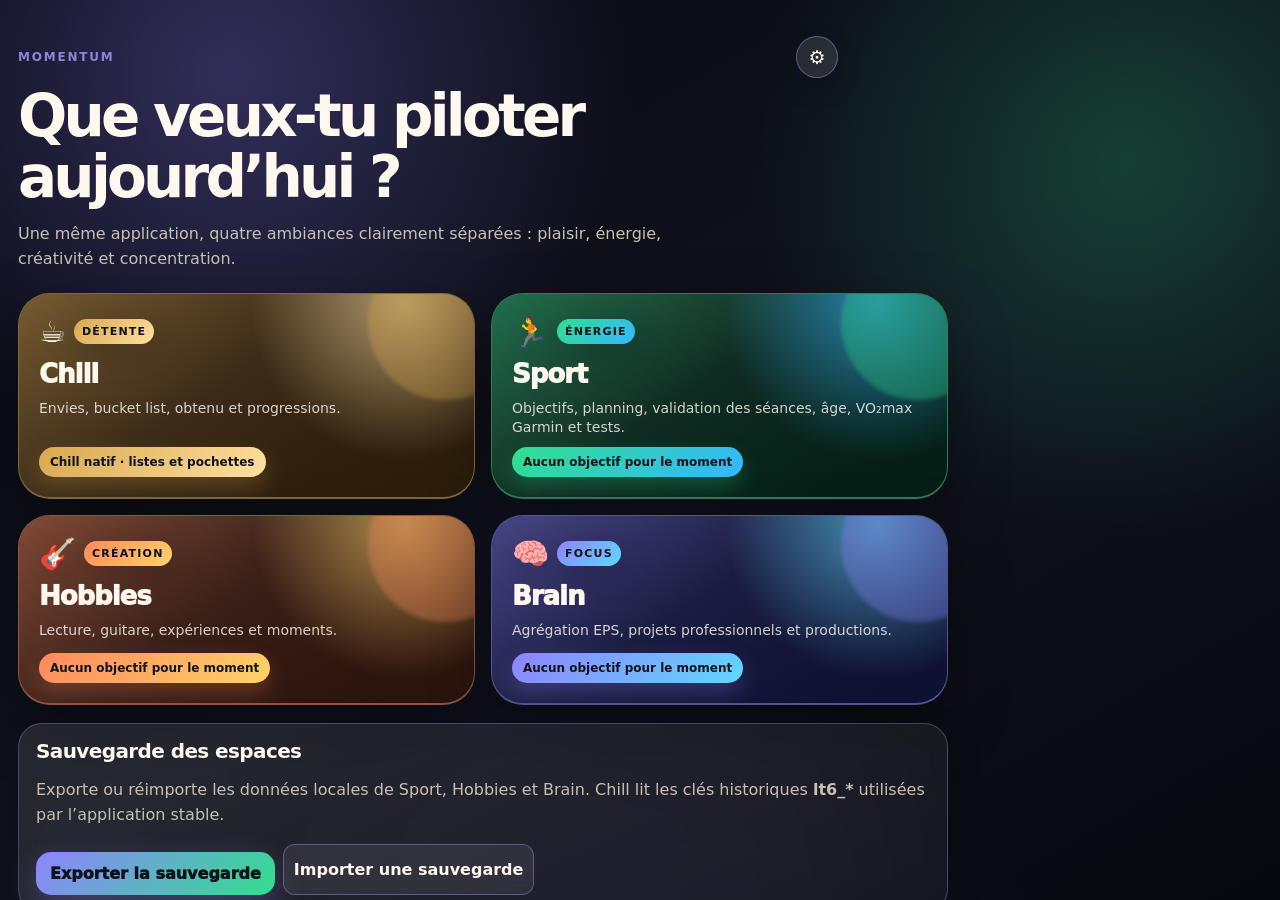
<file: index.html>
<!doctype html>
<html lang="fr">
<head>
  <meta charset="utf-8" />
  <meta name="viewport" content="width=device-width, initial-scale=1, viewport-fit=cover" />
  <meta http-equiv="Cache-Control" content="no-cache, no-store, must-revalidate" />
  <meta http-equiv="Pragma" content="no-cache" />
  <meta http-equiv="Expires" content="0" />
  <title>Momentum</title>
  <link rel="stylesheet" href="./v2/styles.css?v=20260715-chill-people1" />
  <link rel="stylesheet" href="./v2/overrides-gallery.css?v=20260715-chill-people1" />
</head>
<body data-bg-theme="dark">
  <main class="shell" id="app" data-build="chill-people1">
    <section class="screen active" id="home-screen" aria-labelledby="home-title">
      <header class="home-hero">
        <div class="home-topbar">
          <p class="eyebrow">Momentum</p>
          <button class="settings-toggle" type="button" aria-label="Réglages du fond" data-settings-toggle>⚙</button>
        </div>
        <h1 id="home-title">Que veux-tu piloter aujourd’hui&nbsp;?</h1>
        <p class="hero-text">Une même application, quatre ambiances clairement séparées : plaisir, énergie, créativité et concentration.</p>
      </header>

      <article class="panel settings-panel" data-settings-panel hidden>
        <h3>Réglage du fond</h3>
        <p>Change uniquement l’ambiance générale du fond. Le choix s’applique à tous les espaces : Chill, Sport, Hobbies et Brain.</p>
        <div class="theme-options" role="group" aria-label="Choix du fond">
          <button type="button" data-bg-choice="dark">Noir</button>
          <button type="button" data-bg-choice="light">Blanc</button>
          <button type="button" data-bg-choice="ecru">Beige / écru</button>
        </div>
      </article>

      <div class="space-grid" aria-label="Espaces Momentum">
        <button class="space-card chill" data-open-space="chill">
          <span class="space-icon">☕</span>
          <span class="space-title">Chill</span>
          <span class="space-desc">Envies, bucket list, obtenu et progressions.</span>
          <span class="space-meta">Chill natif · listes et pochettes</span>
        </button>

        <button class="space-card sport" data-open-space="sport">
          <span class="space-icon">🏃</span>
          <span class="space-title">Sport</span>
          <span class="space-desc">Objectifs, planning, validation des séances, âge, VO₂max Garmin et tests.</span>
          <span class="space-meta" data-summary="sport">Aucun objectif pour le moment</span>
        </button>

        <button class="space-card hobbies" data-open-space="hobbies">
          <span class="space-icon">🎸</span>
          <span class="space-title">Hobbies</span>
          <span class="space-desc">Lecture, guitare, expériences et moments.</span>
          <span class="space-meta" data-summary="hobbies">Aucun objectif pour le moment</span>
        </button>

        <button class="space-card brain" data-open-space="brain">
          <span class="space-icon">🧠</span>
          <span class="space-title">Brain</span>
          <span class="space-desc">Agrégation EPS, projets professionnels et productions.</span>
          <span class="space-meta" data-summary="brain">Aucun objectif pour le moment</span>
        </button>
      </div>

      <article class="panel home-tools" aria-labelledby="data-title">
        <h3 id="data-title">Sauvegarde des espaces</h3>
        <p>Exporte ou réimporte les données locales de Sport, Hobbies et Brain. Chill lit les clés historiques <strong>lt6_*</strong> utilisées par l’application stable.</p>
        <div class="actions-row">
          <button class="primary-btn" type="button" data-export-v2>Exporter la sauvegarde</button>
          <label class="secondary-btn" for="import-v2-file">Importer une sauvegarde</label>
          <input id="import-v2-file" data-import-v2 type="file" accept="application/json,.json" hidden>
        </div>
      </article>
    </section>

    <section class="screen" id="space-chill" aria-labelledby="chill-title" data-goal-space="chill">
      <header class="space-header chill">
        <button class="back-btn" data-go-home>← Accueil</button>
        <p class="eyebrow">Espace</p>
        <h2 id="chill-title">Chill</h2>
        <p>Un espace chaleureux pour les envies, films, livres, vinyles, jeux, sorties, bucket list et choses obtenues.</p>
      </header>
      <div data-chill-native></div>
    </section>

    <section class="screen" id="space-sport" aria-labelledby="sport-title" data-goal-space="sport">
      <header class="space-header sport">
        <button class="back-btn" data-go-home>← Accueil</button>
        <p class="eyebrow">Espace</p>
        <h2 id="sport-title">Sport</h2>
        <p>Un espace plus énergique pour programmer les séances, compléter le réalisé et suivre ton niveau actuel.</p>
      </header>
      <nav class="subnav" aria-label="Navigation Sport">
        <button class="active" data-tab="overview">Accueil</button>
        <button data-tab="goals">Objectifs</button>
        <button data-tab="program">Planning</button>
        <button data-tab="profile">Bilan & tests</button>
      </nav>
      <div class="tab-panel active" data-panel="overview"></div>
      <div class="tab-panel" data-panel="goals"></div>
      <div class="tab-panel" data-panel="program"></div>
      <div class="tab-panel" data-panel="profile"></div>
    </section>

    <section class="screen" id="space-hobbies" aria-labelledby="hobbies-title" data-goal-space="hobbies">
      <header class="space-header hobbies">
        <button class="back-btn" data-go-home>← Accueil</button>
        <p class="eyebrow">Espace</p>
        <h2 id="hobbies-title">Hobbies</h2>
        <p>Un espace plus créatif pour les pratiques, la lecture, les expériences et les moments importants.</p>
      </header>
      <nav class="subnav" aria-label="Navigation Hobbies">
        <button class="active" data-tab="overview">Accueil</button>
        <button data-tab="goals">Objectifs</button>
        <button data-tab="practices">Pratiques</button>
        <button data-tab="books">Lecture / Expériences</button>
      </nav>
      <div class="tab-panel active" data-panel="overview"></div>
      <div class="tab-panel" data-panel="goals"></div>
      <div class="tab-panel" data-panel="practices"></div>
      <div class="tab-panel" data-panel="books"></div>
    </section>

    <section class="screen" id="space-brain" aria-labelledby="brain-title" data-goal-space="brain">
      <header class="space-header brain">
        <button class="back-btn" data-go-home>← Accueil</button>
        <p class="eyebrow">Espace</p>
        <h2 id="brain-title">Brain</h2>
        <p>Un espace plus concentré pour l’agrégation EPS, les projets professionnels, le plan de travail et les productions.</p>
      </header>
      <nav class="subnav" aria-label="Navigation Brain">
        <button class="active" data-tab="overview">Accueil</button>
        <button data-tab="goals">Objectifs</button>
        <button data-tab="workplan">Plan de travail</button>
        <button data-tab="productions">Productions</button>
      </nav>
      <div class="tab-panel active" data-panel="overview"></div>
      <div class="tab-panel" data-panel="goals"></div>
      <div class="tab-panel" data-panel="workplan"></div>
      <div class="tab-panel" data-panel="productions"></div>
    </section>
  </main>

  <script src="./v2/goals-core.js?v=20260715-chill-people1"></script>
  <script src="./v2/chill-router.js?v=20260715-chill-people1"></script>
  <script src="./v2/sport.js?v=20260715-chill-people1"></script>
  <script src="./v2/hobbies.js?v=20260715-chill-people1"></script>
  <script src="./v2/brain.js?v=20260715-chill-people1"></script>
  <script src="./v2/app.js?v=20260715-chill-people1"></script>
  <script>
    (function () {
      const key = 'momentum_bg_theme';
      const toggle = document.querySelector('[data-settings-toggle]');
      const panel = document.querySelector('[data-settings-panel]');
      const buttons = Array.from(document.querySelectorAll('[data-bg-choice]'));
      function apply(theme) {
        const value = theme || 'dark';
        document.body.dataset.bgTheme = value;
        document.documentElement.dataset.bgTheme = value;
        buttons.forEach(button => button.classList.toggle('active', button.dataset.bgChoice === value));
        localStorage.setItem(key, value);
      }
      apply(localStorage.getItem(key) || 'dark');
      toggle?.addEventListener('click', () => {
        if (!panel) return;
        panel.hidden = !panel.hidden;
      });
      buttons.forEach(button => button.addEventListener('click', () => apply(button.dataset.bgChoice)));
    }());
  </script>
</body>
</html>
</file>
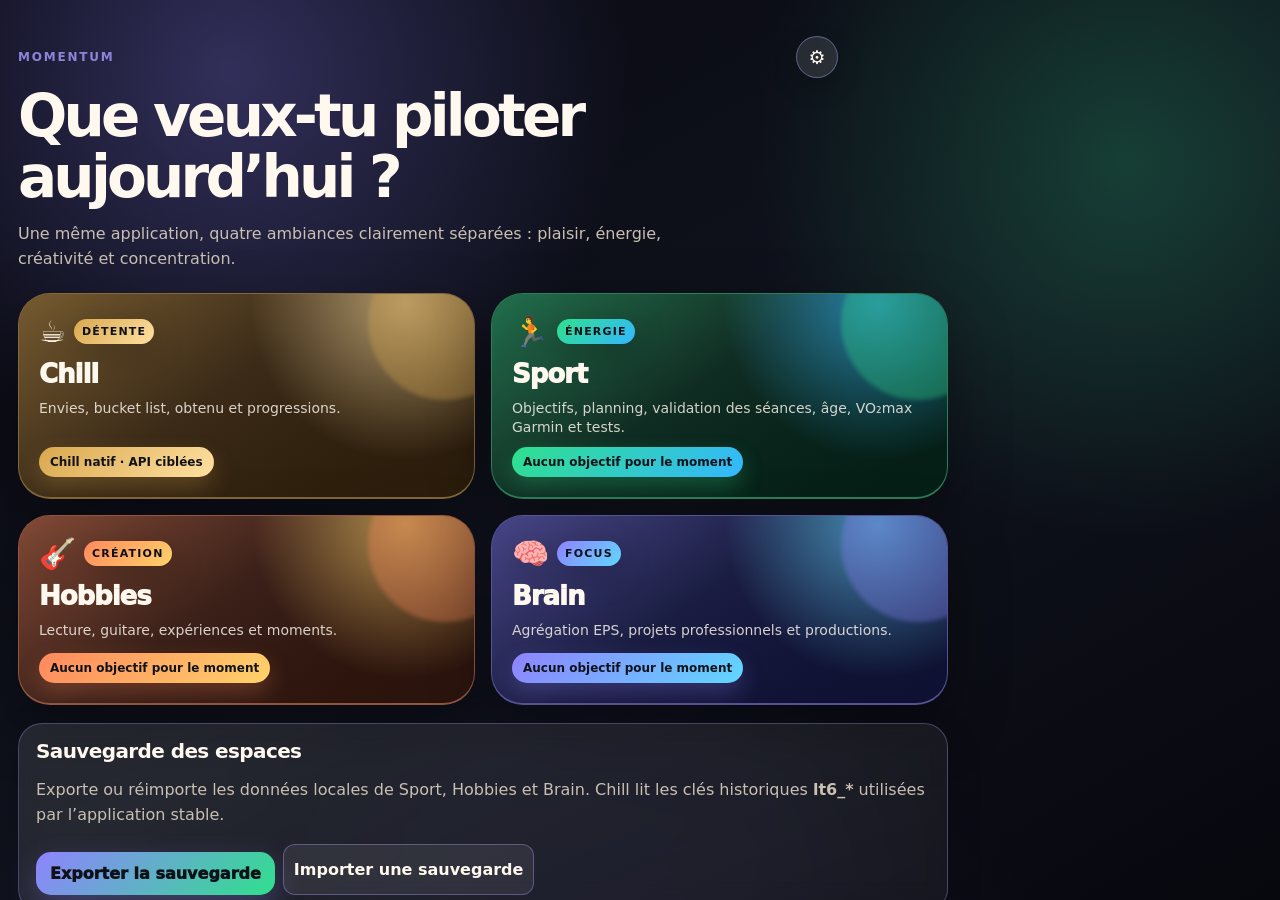
<file: v2/index.html>
<!doctype html>
<html lang="fr">
<head>
  <meta charset="utf-8" />
  <meta name="viewport" content="width=device-width, initial-scale=1, viewport-fit=cover" />
  <meta http-equiv="Cache-Control" content="no-cache, no-store, must-revalidate" />
  <meta http-equiv="Pragma" content="no-cache" />
  <meta http-equiv="Expires" content="0" />
  <title>Momentum</title>
  <link rel="stylesheet" href="./styles.css?v=20260715-chill-router1" />
  <link rel="stylesheet" href="./overrides-gallery.css?v=20260715-chill-router1" />
</head>
<body data-bg-theme="dark">
  <main class="shell" id="app" data-build="chill-router1">
    <section class="screen active" id="home-screen" aria-labelledby="home-title">
      <header class="home-hero">
        <div class="home-topbar">
          <p class="eyebrow">Momentum</p>
          <button class="settings-toggle" type="button" aria-label="Réglages du fond" data-settings-toggle>⚙</button>
        </div>
        <h1 id="home-title">Que veux-tu piloter aujourd’hui&nbsp;?</h1>
        <p class="hero-text">Une même application, quatre ambiances clairement séparées : plaisir, énergie, créativité et concentration.</p>
      </header>

      <article class="panel settings-panel" data-settings-panel hidden>
        <h3>Réglage du fond</h3>
        <p>Change uniquement l’ambiance générale du fond. Le choix s’applique à tous les espaces : Chill, Sport, Hobbies et Brain.</p>
        <div class="theme-options" role="group" aria-label="Choix du fond">
          <button type="button" data-bg-choice="dark">Noir</button>
          <button type="button" data-bg-choice="light">Blanc</button>
          <button type="button" data-bg-choice="ecru">Beige / écru</button>
        </div>
      </article>

      <div class="space-grid" aria-label="Espaces Momentum">
        <button class="space-card chill" data-open-space="chill">
          <span class="space-icon">☕</span>
          <span class="space-title">Chill</span>
          <span class="space-desc">Envies, bucket list, obtenu et progressions.</span>
          <span class="space-meta">Chill natif · API ciblées</span>
        </button>

        <button class="space-card sport" data-open-space="sport">
          <span class="space-icon">🏃</span>
          <span class="space-title">Sport</span>
          <span class="space-desc">Objectifs, planning, validation des séances, âge, VO₂max Garmin et tests.</span>
          <span class="space-meta" data-summary="sport">Aucun objectif pour le moment</span>
        </button>

        <button class="space-card hobbies" data-open-space="hobbies">
          <span class="space-icon">🎸</span>
          <span class="space-title">Hobbies</span>
          <span class="space-desc">Lecture, guitare, expériences et moments.</span>
          <span class="space-meta" data-summary="hobbies">Aucun objectif pour le moment</span>
        </button>

        <button class="space-card brain" data-open-space="brain">
          <span class="space-icon">🧠</span>
          <span class="space-title">Brain</span>
          <span class="space-desc">Agrégation EPS, projets professionnels et productions.</span>
          <span class="space-meta" data-summary="brain">Aucun objectif pour le moment</span>
        </button>
      </div>

      <article class="panel home-tools" aria-labelledby="data-title">
        <h3 id="data-title">Sauvegarde des espaces</h3>
        <p>Exporte ou réimporte les données locales de Sport, Hobbies et Brain. Chill lit les clés historiques <strong>lt6_*</strong> utilisées par l’application stable.</p>
        <div class="actions-row">
          <button class="primary-btn" type="button" data-export-v2>Exporter la sauvegarde</button>
          <label class="secondary-btn" for="import-v2-file">Importer une sauvegarde</label>
          <input id="import-v2-file" data-import-v2 type="file" accept="application/json,.json" hidden>
        </div>
      </article>
    </section>

    <section class="screen" id="space-chill" aria-labelledby="chill-title" data-goal-space="chill">
      <header class="space-header chill">
        <button class="back-btn" data-go-home>← Accueil</button>
        <p class="eyebrow">Espace</p>
        <h2 id="chill-title">Chill</h2>
        <p>Un espace chaleureux pour les envies, films, livres, vinyles, jeux, sorties, bucket list et choses obtenues.</p>
      </header>
      <div data-chill-native></div>
    </section>

    <section class="screen" id="space-sport" aria-labelledby="sport-title" data-goal-space="sport">
      <header class="space-header sport">
        <button class="back-btn" data-go-home>← Accueil</button>
        <p class="eyebrow">Espace</p>
        <h2 id="sport-title">Sport</h2>
        <p>Un espace plus énergique pour programmer les séances, compléter le réalisé et suivre ton niveau actuel.</p>
      </header>
      <nav class="subnav" aria-label="Navigation Sport">
        <button class="active" data-tab="overview">Accueil</button>
        <button data-tab="goals">Objectifs</button>
        <button data-tab="program">Planning</button>
        <button data-tab="profile">Bilan & tests</button>
      </nav>
      <div class="tab-panel active" data-panel="overview"></div>
      <div class="tab-panel" data-panel="goals"></div>
      <div class="tab-panel" data-panel="program"></div>
      <div class="tab-panel" data-panel="profile"></div>
    </section>

    <section class="screen" id="space-hobbies" aria-labelledby="hobbies-title" data-goal-space="hobbies">
      <header class="space-header hobbies">
        <button class="back-btn" data-go-home>← Accueil</button>
        <p class="eyebrow">Espace</p>
        <h2 id="hobbies-title">Hobbies</h2>
        <p>Un espace plus créatif pour les pratiques, la lecture, les expériences et les moments importants.</p>
      </header>
      <nav class="subnav" aria-label="Navigation Hobbies">
        <button class="active" data-tab="overview">Accueil</button>
        <button data-tab="goals">Objectifs</button>
        <button data-tab="practices">Pratiques</button>
        <button data-tab="books">Lecture / Expériences</button>
      </nav>
      <div class="tab-panel active" data-panel="overview"></div>
      <div class="tab-panel" data-panel="goals"></div>
      <div class="tab-panel" data-panel="practices"></div>
      <div class="tab-panel" data-panel="books"></div>
    </section>

    <section class="screen" id="space-brain" aria-labelledby="brain-title" data-goal-space="brain">
      <header class="space-header brain">
        <button class="back-btn" data-go-home>← Accueil</button>
        <p class="eyebrow">Espace</p>
        <h2 id="brain-title">Brain</h2>
        <p>Un espace plus concentré pour l’agrégation EPS, les projets professionnels, le plan de travail et les productions.</p>
      </header>
      <nav class="subnav" aria-label="Navigation Brain">
        <button class="active" data-tab="overview">Accueil</button>
        <button data-tab="goals">Objectifs</button>
        <button data-tab="workplan">Plan de travail</button>
        <button data-tab="productions">Productions</button>
      </nav>
      <div class="tab-panel active" data-panel="overview"></div>
      <div class="tab-panel" data-panel="goals"></div>
      <div class="tab-panel" data-panel="workplan"></div>
      <div class="tab-panel" data-panel="productions"></div>
    </section>
  </main>

  <script src="./goals-core.js?v=20260715-chill-router1"></script>
  <script src="./chill-router.js?v=20260715-chill-router1"></script>
  <script src="./sport.js?v=20260715-chill-router1"></script>
  <script src="./hobbies.js?v=20260715-chill-router1"></script>
  <script src="./brain.js?v=20260715-chill-router1"></script>
  <script src="./app.js?v=20260715-chill-router1"></script>
  <script>
    (function () {
      const key = 'momentum_bg_theme';
      const toggle = document.querySelector('[data-settings-toggle]');
      const panel = document.querySelector('[data-settings-panel]');
      const buttons = Array.from(document.querySelectorAll('[data-bg-choice]'));
      function apply(theme) {
        const value = theme || 'dark';
        document.body.dataset.bgTheme = value;
        document.documentElement.dataset.bgTheme = value;
        buttons.forEach(button => button.classList.toggle('active', button.dataset.bgChoice === value));
        localStorage.setItem(key, value);
      }
      apply(localStorage.getItem(key) || 'dark');
      toggle?.addEventListener('click', () => {
        if (!panel) return;
        panel.hidden = !panel.hidden;
      });
      buttons.forEach(button => button.addEventListener('click', () => apply(button.dataset.bgChoice)));
    }());
  </script>
</body>
</html>
</file>
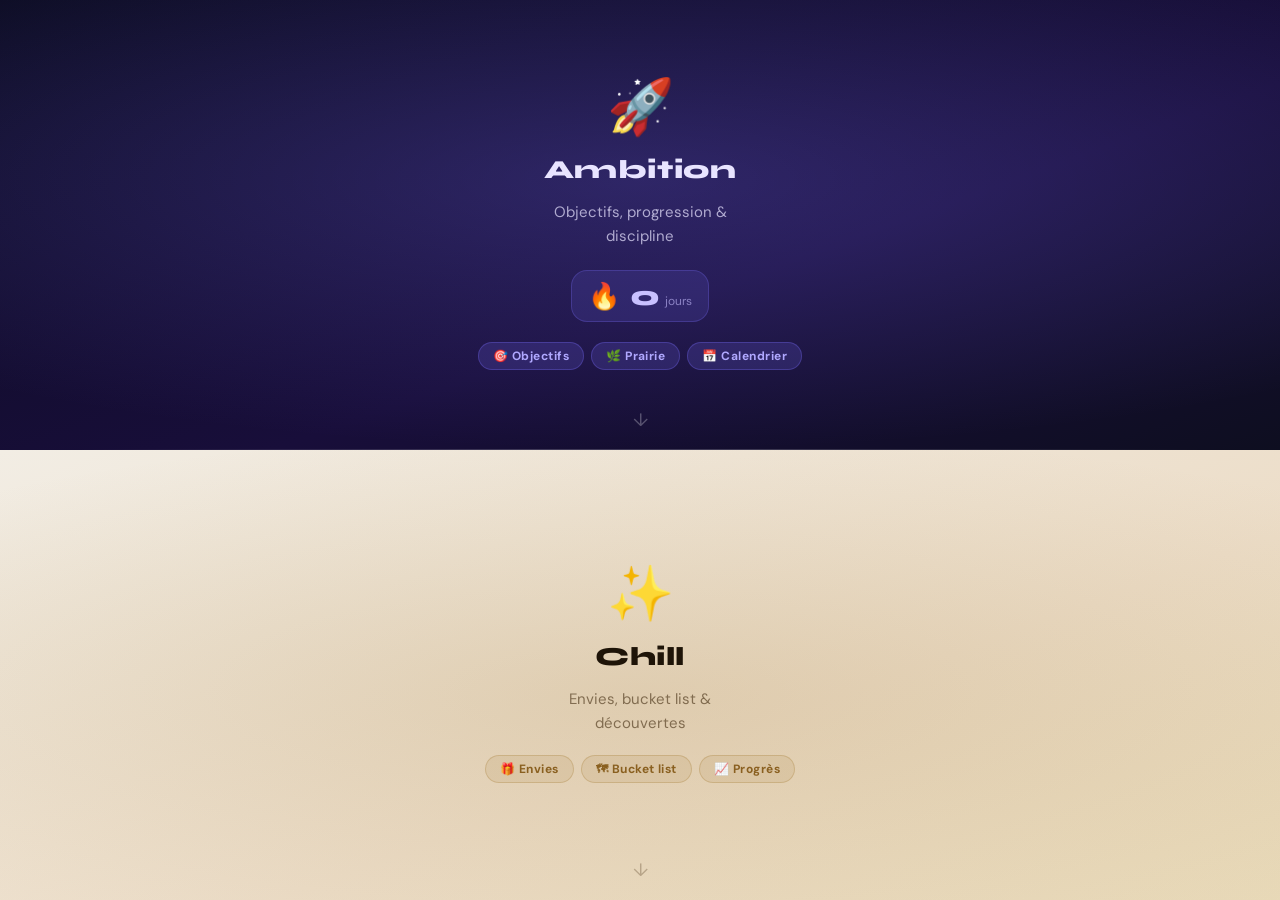
<file: index (1).html>
<!DOCTYPE html>
<html lang="fr">
<head>
<meta charset="UTF-8">
<meta name="viewport" content="width=device-width, initial-scale=1.0, maximum-scale=1.0, user-scalable=no, viewport-fit=cover">
<meta name="theme-color" content="#1a2a4a">
<meta name="mobile-web-app-capable" content="yes">
<meta name="apple-mobile-web-app-status-bar-style" content="black-translucent">
<meta name="apple-mobile-web-app-title" content="Momentum">
<title>Momentum</title>
<link rel="manifest" href="manifest.json">
<link rel="apple-touch-icon" href="apple-touch-icon.png">
<link rel="icon" type="image/png" sizes="192x192" href="icon-192x192.png">
<link href="https://fonts.googleapis.com/css2?family=Syne:wght@400;600;700;800&family=DM+Sans:wght@300;400;500&display=swap" rel="stylesheet">
<script src="https://accounts.google.com/gsi/client" async defer></script>
<style id="embedded-fonts">
@font-face{font-family:'DM Serif Display';font-style:normal;font-weight:400;font-display:swap;src:url('[data-uri]') format('woff2')}
@font-face{font-family:'DM Serif Display';font-style:italic;font-weight:400;font-display:swap;src:url('[data-uri]') format('woff2')}
@font-face{font-family:'DM Sans';font-style:normal;font-weight:300;font-display:swap;src:url('[data-uri]') format('woff2')}
@font-face{font-family:'DM Sans';font-style:normal;font-weight:400;font-display:swap;src:url('[data-uri]') format('woff2')}
@font-face{font-family:'DM Sans';font-style:normal;font-weight:500;font-display:swap;src:url('[data-uri]') format('woff2')}
@font-face{font-family:'DM Sans';font-style:normal;font-weight:600;font-display:swap;src:url('[data-uri]') format('woff2')}
</style>
<style>
/* ══ SHELL RESET — must come first and override everything ══ */
html { margin:0; padding:0; height:100%; overflow:hidden; }
body { margin:0 !important; padding:0 !important; max-width:none !important;
       height:100%; overflow:hidden; background:#080810;
       font-family:'DM Sans',sans-serif; -webkit-tap-highlight-color:transparent; }
*, *::before, *::after { box-sizing:border-box; }

/* ══ ROOT SHELL ══ */
#root { width:100%; height:100vh; height:100dvh; position:relative; overflow:hidden; }

/* ══ SELECTOR ══ */
/* ══ SELECTOR — plein écran vertical ══ */
#selector{position:absolute;inset:0;display:flex;flex-direction:column;z-index:10;transition:opacity .4s,transform .4s cubic-bezier(.4,0,.2,1);overflow:hidden}
#selector.hidden{opacity:0;pointer-events:none;transform:scale(.96)}
/* les deux moitiés empilées verticalement, chacune ½ écran */
.sel-card{display:contents} /* conteneur transparent — les halves remplissent directement #selector */
.sel-half{flex:1;display:flex;flex-direction:column;align-items:center;justify-content:center;cursor:pointer;position:relative;overflow:hidden;transition:flex .45s cubic-bezier(.4,0,.2,1);user-select:none}
.sel-half:active{flex:1.06}
#sel-ambition{background:linear-gradient(160deg,#0c0c22,#180e3a 60%,#0e0e20)}
#sel-ambition::after{content:'';position:absolute;inset:0;background:radial-gradient(ellipse 80% 60% at 50% 40%,rgba(124,111,255,.25),transparent);pointer-events:none}
#sel-chill{background:linear-gradient(160deg,#f2ede4,#ecddc8 60%,#e8d9b8)}
#sel-chill::after{content:'';position:absolute;inset:0;background:radial-gradient(ellipse 80% 60% at 50% 55%,rgba(160,120,48,.18),transparent);pointer-events:none}
/* séparateur horizontal entre les deux halves */
#sel-ambition::before{content:'';position:absolute;bottom:0;left:6%;right:6%;height:1px;background:linear-gradient(to right,transparent,rgba(255,255,255,.18) 40%,rgba(255,255,255,.18) 60%,transparent);pointer-events:none}
.sel-inner{position:relative;z-index:1;display:flex;flex-direction:column;align-items:center;gap:16px;padding:32px 28px;width:100%;box-sizing:border-box}
.sel-emoji{font-size:54px;line-height:1;margin-bottom:4px;transition:transform .3s}
.sel-half:active .sel-emoji{transform:scale(1.14)}
.sel-title{font-family:'Syne',sans-serif;font-size:26px;font-weight:800;letter-spacing:.02em}
.sel-desc{font-size:15px;text-align:center;line-height:1.55;max-width:220px;opacity:.7}
.sel-eyebrow{display:none} /* masqué — plus besoin dans la nouvelle mise en page */
.sel-pills{display:flex;flex-wrap:wrap;gap:7px;justify-content:center;margin-top:4px}
.sel-pill{font-size:12px;font-weight:700;letter-spacing:.04em;padding:5px 14px;border-radius:20px;text-align:center}
#sel-ambition .sel-title,#sel-ambition .sel-desc{color:#e8e4ff}
#sel-ambition .sel-pill{background:rgba(124,111,255,.18);color:#b0a8ff;border:1px solid rgba(124,111,255,.3)}
#sel-chill .sel-title{color:#1e1408}
#sel-chill .sel-desc{color:#5a4428}
#sel-chill .sel-pill{background:rgba(160,120,48,.12);color:#8a6020;border:1px solid rgba(160,120,48,.28)}
.sel-caret{position:absolute;bottom:18px;font-size:18px;opacity:.28}
#sel-ambition .sel-caret{color:#fff}
#sel-chill .sel-caret{color:#3a2208}
/* Streak widget dans le sélecteur */
.sel-streak-widget{display:flex;align-items:center;gap:10px;padding:8px 16px;border-radius:16px;margin-top:6px}
#sel-ambition .sel-streak-widget{background:rgba(124,111,255,.14);border:1px solid rgba(124,111,255,.25)}
#sel-chill .sel-streak-widget{background:rgba(160,120,48,.12);border:1px solid rgba(160,120,48,.25)}
.sel-streak-num{font-family:'Syne',sans-serif;font-size:28px;font-weight:800;line-height:1}
#sel-ambition .sel-streak-num{color:#c8c0ff}
#sel-chill .sel-streak-num{color:#8a6020}
.sel-streak-dots{display:flex;gap:4px}
.sel-streak-dot{width:8px;height:8px;border-radius:3px}
#sel-ambition .sel-streak-dot.done{background:#a08fff}
#sel-ambition .sel-streak-dot.today{background:var(--orange,#f7931a)}
#sel-ambition .sel-streak-dot.empty{background:rgba(255,255,255,.1)}
#sel-chill .sel-streak-dot.done{background:#c9a96e}
#sel-chill .sel-streak-dot.today{background:#e07830}
#sel-chill .sel-streak-dot.empty{background:rgba(0,0,0,.1)}

/* ══ APP CONTAINERS ══ */
#momentum-container, #chill-root {
  position:absolute; inset:0;
  transition:transform .45s cubic-bezier(.4,0,.2,1), opacity .4s;
  will-change:transform; pointer-events:none;
}
#momentum-container { transform:translateY(100%); opacity:0; overflow:clip; }
#chill-root { transform:translateY(100%); opacity:0; overflow:hidden; -webkit-overflow-scrolling:touch; }
#momentum-container.active, #chill-root.active { transform:translateY(0); opacity:1; pointer-events:all; }
body.chill-active { background:#f5f3ef !important; }

/* ══ BACK BUTTONS ══ */
.app-back{position:fixed;top:calc(env(safe-area-inset-top,8px) + 8px);left:14px;width:38px;height:38px;border-radius:50%;border:none;display:flex;align-items:center;justify-content:center;font-size:17px;cursor:pointer;z-index:9999;opacity:0;pointer-events:none;transform:scale(.8) translateY(-4px);transition:opacity .3s,transform .3s}
.app-back.visible{opacity:1;pointer-events:all;transform:scale(1) translateY(0)}
#back-ambition{background:rgba(30,25,60,.75);backdrop-filter:blur(12px);color:#d0c8ff;border:1px solid rgba(124,111,255,.25)}
#back-chill{background:rgba(255,252,245,.88);backdrop-filter:blur(12px);color:#3a2208;border:1px solid rgba(0,0,0,.1)}

/* ══ Momentum #app must fill momentum-container exactly ══ */
#momentum-container #app {
  height:100% !important;
  max-width:none !important;
  margin:0 !important;
  overflow:hidden;
}
</style>
<style>
/* ══ MOMENTUM CSS ══ */

:root{
  --bg:#080810;--bg2:#0f0f1e;--bg3:#141428;--bg4:#1a1a32;
  --surface:#1e1e38;--surface2:#252542;
  --border:rgba(120,120,200,.12);--border2:rgba(120,120,200,.22);
  --text:#f0efff;--text2:#9898b8;--text3:#5a5a7a;
  --accent:#7c6fff;--accent2:#a08fff;
  --orange:#f7931a;--green:#3ddc84;--teal:#00d4aa;--pink:#ff6b9d;--red:#ff4f4f;
  --fd:'Syne',sans-serif;--fb:'DM Sans',sans-serif;
  --r:14px;--r2:20px;
  --st:env(safe-area-inset-top,0px);
  --sb:env(safe-area-inset-bottom,0px);
}
*{box-sizing:border-box;margin:0;padding:0;-webkit-tap-highlight-color:transparent}
html,body{background:var(--bg);color:var(--text);font-family:var(--fb);font-size:16px;height:100%;overflow:hidden;user-select:none;-webkit-text-size-adjust:100%}

/* ── App shell ── */
#app{display:flex;flex-direction:column;height:100vh;height:100dvh;background:var(--bg);background-image:radial-gradient(ellipse 80% 50% at 50% -10%,rgba(124,111,255,.12),transparent);overflow:hidden}

/* ── Status bar ── */
.status-bar{display:flex;justify-content:space-between;align-items:center;padding:calc(var(--st) + 10px) 20px 6px;flex-shrink:0}
.status-time{font-family:var(--fd);font-size:15px;font-weight:600}
.status-icons{display:flex;gap:5px;align-items:center}

/* ── Screens ── */
.screens{flex:1;overflow:hidden;position:relative;min-height:0}
.screen{position:absolute;inset:0;overflow-y:auto;overflow-x:hidden;padding:0 18px calc(84px + var(--sb));scrollbar-width:none;opacity:0;transform:translateX(28px);transition:opacity .25s,transform .25s;pointer-events:none;-webkit-overflow-scrolling:touch}
.screen::-webkit-scrollbar{display:none}
.screen.active{opacity:1;transform:translateX(0);pointer-events:all}
.screen.exit-left{opacity:0;transform:translateX(-28px)}

/* Sub-screens (settings panels) */
.subscreen{position:absolute;inset:0;overflow-y:auto;overflow-x:hidden;padding:0 18px calc(84px + var(--sb));scrollbar-width:none;opacity:0;transform:translateX(100%);transition:opacity .25s,transform .3s cubic-bezier(.4,0,.2,1);pointer-events:none;background:var(--bg);z-index:10;-webkit-overflow-scrolling:touch}
.subscreen::-webkit-scrollbar{display:none}
.subscreen.open{opacity:1;transform:translateX(0);pointer-events:all}

/* ── Nav ── */
.nav-bar{display:flex;justify-content:space-around;align-items:center;padding:8px 0 calc(8px + var(--sb));background:var(--bg2);border-top:1px solid var(--border);flex-shrink:0;z-index:100}
.nav-btn{display:flex;flex-direction:column;align-items:center;gap:3px;padding:4px 8px;cursor:pointer;border-radius:var(--r);border:none;background:transparent}
.nav-icon{width:22px;height:22px;display:flex;align-items:center;justify-content:center}
.nav-label{font-family:var(--fb);font-size:9px;color:var(--text3);font-weight:500;transition:color .2s}
.nav-btn.active .nav-label{color:var(--accent)}
.nav-btn svg path,.nav-btn svg rect,.nav-btn svg circle,.nav-btn svg line,.nav-btn svg polyline{stroke:var(--text3);transition:stroke .2s}
.nav-btn.active svg path,.nav-btn.active svg rect,.nav-btn.active svg circle,.nav-btn.active svg line,.nav-btn.active svg polyline{stroke:var(--accent)}
.nav-dot{width:4px;height:4px;border-radius:50%;background:var(--accent);margin-top:-1px;opacity:0;transition:opacity .2s}
.nav-btn.active .nav-dot{opacity:1}

/* ── Typography & utils ── */
h1{font-family:var(--fd);font-size:23px;font-weight:700;line-height:1.2}
.muted{color:var(--text2)}.small{font-size:13px}
.card{background:var(--bg3);border:1px solid var(--border);border-radius:var(--r2);padding:16px;margin-bottom:12px}
.card-accent{background:linear-gradient(135deg,#1a1535,#1e1a3a);border-color:rgba(124,111,255,.25)}
.section-row{display:flex;justify-content:space-between;align-items:center;margin:16px 0 10px}
.section-title{font-family:var(--fd);font-size:10px;font-weight:700;letter-spacing:.1em;text-transform:uppercase;color:var(--text3)}
.section-link{font-size:13px;color:var(--accent);cursor:pointer}

/* ── Streak ── */
.streak-card{background:var(--bg3);border:1px solid rgba(124,111,255,.2);border-radius:var(--r2);padding:16px;margin:10px 0;position:relative;overflow:hidden}
.streak-card::before{content:'';position:absolute;top:-40px;right:-40px;width:120px;height:120px;background:radial-gradient(circle,rgba(124,111,255,.15),transparent 70%);pointer-events:none}
.streak-num{font-family:var(--fd);font-size:48px;font-weight:800;line-height:1;background:linear-gradient(135deg,#fff 30%,var(--accent2));-webkit-background-clip:text;-webkit-text-fill-color:transparent;background-clip:text}
.streak-dots{display:flex;gap:5px;margin-top:10px}
.streak-dot{width:20px;height:20px;border-radius:6px;display:flex;align-items:center;justify-content:center;font-size:9px;font-weight:700}
.streak-dot.done{background:var(--accent);color:#fff}
.streak-dot.today{background:var(--orange);color:#fff}
.streak-dot.empty{background:var(--surface);color:var(--text3)}

/* ── Action card ── */
.action-card{background:linear-gradient(135deg,#1a1535,#1c1840);border:1px solid rgba(124,111,255,.3);border-radius:var(--r2);padding:16px;margin-bottom:10px}
.action-tag{font-size:10px;color:var(--text3);text-transform:uppercase;letter-spacing:.1em;font-weight:700;margin-bottom:10px}
.meta-chip{display:inline-flex;align-items:center;gap:4px;background:var(--surface);padding:3px 8px;border-radius:20px;font-size:12px;color:var(--text2)}
.btn-start{width:100%;background:var(--accent);color:#fff;border:none;border-radius:12px;padding:12px;font-family:var(--fd);font-size:14px;font-weight:600;cursor:pointer;display:flex;align-items:center;justify-content:center;gap:8px;box-shadow:0 4px 24px rgba(124,111,255,.35);transition:all .2s}
.btn-start:active{transform:scale(.97)}

/* ── Buttons ── */
.btn{border:none;border-radius:var(--r);padding:10px 17px;font-family:var(--fb);font-size:14px;font-weight:500;cursor:pointer;transition:all .18s;display:inline-flex;align-items:center;gap:6px}
.btn-ghost{background:var(--surface);color:var(--text2);border:1px solid var(--border)}
.btn-primary{background:var(--accent);color:#fff;box-shadow:0 3px 16px rgba(124,111,255,.3)}
.btn-danger{background:rgba(255,79,79,.15);color:var(--red);border:1px solid rgba(255,79,79,.3)}
.btn-sm{padding:5px 10px;font-size:11px;border-radius:9px}
.add-btn{width:100%;background:transparent;border:1.5px dashed var(--border2);border-radius:var(--r2);padding:14px;color:var(--accent);font-size:14px;font-weight:500;cursor:pointer;display:flex;align-items:center;justify-content:center;gap:6px;font-family:var(--fb)}

/* ── Domain items ── */
.domain-item{display:flex;align-items:center;gap:12px;padding:11px 14px;background:var(--bg3);border:1px solid var(--border);border-radius:var(--r);margin-bottom:7px;cursor:pointer}
.domain-bar-wrap{height:3px;background:var(--surface);border-radius:2px;margin-top:5px;width:55px}
.domain-bar{height:3px;border-radius:2px}

/* ── Pill tabs ── */
.pill-tabs{display:flex;gap:7px;margin-bottom:12px;flex-wrap:wrap}
.pill-tab{padding:6px 14px;border-radius:20px;font-size:13px;font-weight:500;cursor:pointer;border:1px solid var(--border);background:transparent;color:var(--text2);transition:all .18s;font-family:var(--fb)}
.pill-tab.active{background:var(--accent);color:#fff;border-color:var(--accent);box-shadow:0 2px 12px rgba(124,111,255,.3)}

/* ── Objective items ── */
.obj-item{background:var(--bg3);border:1px solid var(--border);border-radius:var(--r2);padding:13px 15px;margin-bottom:9px;transition:all .2s}
.obj-delete-btn{width:26px;height:26px;border-radius:7px;background:rgba(255,79,79,.1);border:1px solid rgba(255,79,79,.2);color:var(--red);font-size:13px;cursor:pointer;display:flex;align-items:center;justify-content:center;flex-shrink:0}

/* ── Modal ── */
.modal-overlay{position:fixed;inset:0;background:rgba(8,8,16,.88);backdrop-filter:blur(8px);z-index:500;display:flex;align-items:flex-end;opacity:0;pointer-events:none;transition:opacity .25s}
.modal-overlay.open{opacity:1;pointer-events:all}
.modal-sheet{background:var(--bg2);border:1px solid var(--border2);border-radius:28px 28px 0 0;padding:22px 20px calc(24px + var(--sb));width:100%;transform:translateY(100%);transition:transform .3s cubic-bezier(.4,0,.2,1);max-height:90dvh;overflow-y:auto;scrollbar-width:none}
.modal-sheet::-webkit-scrollbar{display:none}
.modal-overlay.open .modal-sheet{transform:translateY(0)}
.modal-title{font-family:var(--fd);font-size:18px;font-weight:700;margin-bottom:18px;display:flex;align-items:center;justify-content:space-between}
.modal-close{width:30px;height:30px;background:var(--surface);border-radius:8px;border:1px solid var(--border);color:var(--text2);font-size:16px;cursor:pointer;display:flex;align-items:center;justify-content:center}
.field-label{font-size:10px;color:var(--text3);text-transform:uppercase;letter-spacing:.08em;font-weight:700;margin-bottom:5px;margin-top:13px}
.field-input{width:100%;background:var(--surface);border:1px solid var(--border2);border-radius:11px;padding:11px 13px;color:var(--text);font-family:var(--fb);font-size:14px;outline:none;transition:border-color .18s}
.field-input:focus{border-color:var(--accent)}
.field-input::placeholder{color:var(--text3)}
.field-select{width:100%;background:var(--surface);border:1px solid var(--border2);border-radius:11px;padding:11px 13px;color:var(--text);font-family:var(--fb);font-size:14px;outline:none;appearance:none;cursor:pointer}
.emoji-picker{display:flex;gap:7px;flex-wrap:wrap;margin-top:4px}
.emoji-opt{width:36px;height:36px;border-radius:9px;background:var(--surface);border:1px solid var(--border);cursor:pointer;font-size:18px;display:flex;align-items:center;justify-content:center;transition:all .15s}
.emoji-opt.selected{border-color:var(--accent);background:rgba(124,111,255,.15)}
.dur-opt{background:var(--surface);border:1px solid var(--border);border-radius:9px;padding:7px 4px;text-align:center;font-size:11px;font-weight:500;color:var(--text2);cursor:pointer;transition:all .15s}
.dur-opt.selected{background:rgba(124,111,255,.18);border-color:var(--accent);color:var(--accent);font-weight:700}
.dow-grid{display:flex;gap:5px;margin-top:4px}
.dow-opt{flex:1;padding:8px 2px;border-radius:9px;text-align:center;font-size:11px;font-weight:600;background:var(--surface);border:1px solid var(--border);cursor:pointer;transition:all .15s;color:var(--text2)}
.dow-opt.selected{background:rgba(124,111,255,.18);border-color:var(--accent);color:var(--accent)}
.freq-opts{display:flex;gap:6px;flex-wrap:wrap;margin-top:4px}
.freq-opt{padding:6px 12px;border-radius:20px;font-size:11px;font-weight:500;border:1px solid var(--border);background:var(--surface);color:var(--text2);cursor:pointer;transition:all .15s}
.freq-opt.selected{background:rgba(124,111,255,.18);border-color:var(--accent);color:var(--accent);font-weight:700}
.sync-badge{display:inline-flex;align-items:center;gap:3px;background:rgba(66,133,244,.12);border:1px solid rgba(66,133,244,.3);color:#4285f4;padding:2px 7px;border-radius:10px;font-size:10px;font-weight:600}

/* ── Calendar ── */
.cal-nav{display:flex;align-items:center;justify-content:space-between;margin-bottom:14px}
.cal-month{font-family:var(--fd);font-size:16px;font-weight:700}
.cal-arrow{width:30px;height:30px;background:var(--surface);border:1px solid var(--border);border-radius:8px;display:flex;align-items:center;justify-content:center;cursor:pointer;font-size:14px}
.cal-grid{display:grid;grid-template-columns:repeat(7,1fr);gap:2px}
.cal-header{font-size:9px;color:var(--text3);text-align:center;padding:5px 2px;font-weight:700;text-transform:uppercase;letter-spacing:.04em}
.cal-cell{aspect-ratio:1;display:flex;flex-direction:column;align-items:center;justify-content:center;font-size:12px;border-radius:8px;cursor:pointer;position:relative;transition:all .15s;color:var(--text2);gap:1px}
.cal-cell.today{background:var(--accent);color:#fff;font-weight:700}
.cal-cell.cal-selected:not(.today){background:rgba(124,111,255,.2);color:var(--accent);font-weight:600;border:1px solid rgba(124,111,255,.4)}
.cal-cell:hover:not(.today):not(.cal-selected){background:var(--surface)}
.cal-obj-dot{width:4px;height:4px;border-radius:50%;flex-shrink:0}
.cal-dots-row{display:flex;gap:2px;justify-content:center;margin-top:1px}
.cal-event-item{display:flex;align-items:center;gap:10px;padding:9px 12px;background:var(--bg3);border-radius:12px;border:1px solid var(--border);margin-bottom:7px;border-left-width:3px}
.cal-event-time{font-family:var(--fd);font-size:11px;font-weight:600;color:var(--text2);width:38px;flex-shrink:0}
.cal-day-detail{background:var(--bg3);border:1px solid rgba(124,111,255,.2);border-radius:var(--r2);padding:13px 15px;margin-bottom:10px;animation:slideIn .22s ease}
@keyframes slideIn{from{opacity:0;transform:translateY(6px)}to{opacity:1;transform:translateY(0)}}
.cal-day-title{font-family:var(--fd);font-size:14px;font-weight:700;margin-bottom:10px;display:flex;align-items:center;justify-content:space-between}
.cal-close-btn{font-size:14px;color:var(--text3);cursor:pointer;width:26px;height:26px;display:flex;align-items:center;justify-content:center;background:var(--surface);border-radius:7px;border:1px solid var(--border)}
.gcal-banner{background:linear-gradient(135deg,rgba(66,133,244,.15),rgba(52,168,83,.1));border:1px solid rgba(66,133,244,.3);border-radius:var(--r2);padding:12px 15px;margin-bottom:10px;display:flex;align-items:center;gap:10px}
.gcal-icon{width:34px;height:34px;border-radius:9px;background:#fff;display:flex;align-items:center;justify-content:center;font-size:17px;flex-shrink:0}
.gcal-btn{background:#4285f4;color:#fff;border:none;border-radius:9px;padding:7px 12px;font-size:11px;font-weight:600;cursor:pointer;font-family:var(--fb);white-space:nowrap}
.gcal-btn.connected{background:rgba(52,168,83,.2);color:#34a853;border:1px solid rgba(52,168,83,.4)}

/* ── Timer ── */
.timer-header{display:flex;align-items:center;gap:12px;margin-bottom:20px;padding-top:8px}
.back-btn{width:34px;height:34px;background:var(--surface);border-radius:10px;display:flex;align-items:center;justify-content:center;cursor:pointer;border:1px solid var(--border);font-size:16px;color:var(--text)}
.timer-center{display:flex;flex-direction:column;align-items:center;padding:8px 0}
.timer-action-icon{font-size:34px;margin-bottom:10px}
.timer-action-title{font-family:var(--fd);font-size:20px;font-weight:700;text-align:center}
.timer-domain-badge{display:inline-flex;align-items:center;gap:6px;background:var(--surface);border:1px solid var(--border);padding:4px 11px;border-radius:20px;font-size:11px;color:var(--text2);margin-top:5px}
.timer-ring-wrap{position:relative;width:190px;height:190px;margin:22px 0 18px}
.timer-ring-svg{position:absolute;top:0;left:0;transform:rotate(-90deg)}
.timer-ring-track{fill:none;stroke:var(--surface);stroke-width:6}
.timer-ring-fill{fill:none;stroke:var(--accent);stroke-width:6;stroke-linecap:round;transition:stroke-dashoffset 1s linear}
.timer-display{position:absolute;inset:0;display:flex;flex-direction:column;align-items:center;justify-content:center;gap:2px}
.timer-num{font-family:var(--fd);font-size:40px;font-weight:800;letter-spacing:-.02em}
.timer-sub-label{font-size:10px;color:var(--text3);text-transform:uppercase;letter-spacing:.08em}
.timer-controls{display:flex;gap:10px;align-items:center;margin-top:14px}
.timer-btn-main{width:58px;height:58px;background:var(--accent);border-radius:50%;display:flex;align-items:center;justify-content:center;font-size:20px;cursor:pointer;border:none;box-shadow:0 4px 24px rgba(124,111,255,.4)}
.timer-btn-secondary{width:46px;height:46px;background:var(--surface);border:1px solid var(--border);border-radius:50%;display:flex;align-items:center;justify-content:center;font-size:15px;cursor:pointer;color:var(--text)}
.deep-link-btn{display:flex;align-items:center;gap:10px;width:100%;padding:13px 16px;background:var(--bg3);border:1px solid var(--border);border-radius:var(--r2);margin-top:14px;cursor:pointer;text-decoration:none}

/* ── Progression ── */
.stat-grid{display:grid;grid-template-columns:1fr 1fr;gap:9px;margin-bottom:10px}
.stat-card{background:var(--bg3);border:1px solid var(--border);border-radius:var(--r2);padding:13px 15px}
.stat-label{font-size:10px;color:var(--text3);text-transform:uppercase;letter-spacing:.08em;font-weight:600;margin-bottom:4px}
.stat-value{font-family:var(--fd);font-size:26px;font-weight:800}
.bar-chart{display:flex;align-items:flex-end;gap:5px;height:44px;margin-top:8px}
.bar-col{flex:1;border-radius:4px 4px 0 0;min-height:4px}
.domain-prog-row{display:flex;align-items:center;gap:10px;padding:9px 0;border-bottom:1px solid var(--border)}
.domain-prog-row:last-child{border-bottom:none}
.domain-prog-track{flex:1;height:5px;background:var(--surface);border-radius:3px}
.domain-prog-fill{height:5px;border-radius:3px}
.domain-prog-pct{font-family:var(--fd);font-size:12px;font-weight:700;width:34px;text-align:right}

/* ── Forest ── */
.forest-header{display:flex;align-items:center;justify-content:space-between;padding:10px 0 6px}
.forest-streak-badge{display:flex;align-items:center;gap:6px;background:rgba(247,147,26,.15);border:1px solid rgba(247,147,26,.3);padding:5px 11px;border-radius:20px;font-size:13px;font-weight:600;color:var(--orange)}
.forest-stats{display:grid;grid-template-columns:1fr 1fr 1fr;gap:7px;margin-bottom:10px}
.forest-stat{background:var(--bg3);border:1px solid var(--border);border-radius:var(--r);padding:9px 11px;text-align:center}
.forest-stat-val{font-family:var(--fd);font-size:19px;font-weight:800;line-height:1}
.forest-stat-lbl{font-size:9px;color:var(--text3);margin-top:3px;text-transform:uppercase;letter-spacing:.06em}
.forest-test-btns{display:flex;gap:8px;margin-bottom:10px}
.forest-test-btn{flex:1;padding:9px;border-radius:11px;font-size:11px;font-weight:600;cursor:pointer;font-family:var(--fb);border:none}
.btn-grow{background:rgba(61,220,132,.15);color:var(--green);border:1px solid rgba(61,220,132,.3)}
.btn-lose{background:rgba(255,79,79,.12);color:var(--red);border:1px solid rgba(255,79,79,.25)}
.forest-legend{background:var(--bg3);border:1px solid var(--border);border-radius:var(--r2);padding:13px;margin-bottom:9px}
.legend-row{display:flex;align-items:center;gap:8px;margin-bottom:7px}
.legend-row:last-child{margin-bottom:0}
.forest-log{background:var(--bg3);border:1px solid var(--border);border-radius:var(--r2);padding:11px 13px;margin-bottom:9px;max-height:110px;overflow-y:auto;scrollbar-width:none}
.log-entry{font-size:11px;color:var(--text2);padding:3px 0;border-bottom:1px solid var(--border);display:flex;align-items:flex-start;gap:6px}
.log-entry:last-child{border-bottom:none}

/* ── Profile / Settings ── */
.profile-avatar{width:68px;height:68px;background:linear-gradient(135deg,var(--accent),var(--pink));border-radius:50%;display:flex;align-items:center;justify-content:center;font-family:var(--fd);font-size:26px;font-weight:800;color:#fff;margin:0 auto 10px}
.settings-item{display:flex;align-items:center;gap:13px;padding:14px 15px;background:var(--bg3);border-radius:var(--r);margin-bottom:7px;cursor:pointer;border:1px solid var(--border);transition:background .15s}
.settings-item:active{background:var(--surface)}
.settings-icon{width:36px;height:36px;border-radius:10px;display:flex;align-items:center;justify-content:center;font-size:18px;flex-shrink:0}
.settings-info{flex:1;min-width:0}
.settings-label{font-size:14px;font-weight:500}
.settings-sub{font-size:11px;color:var(--text3);margin-top:1px}
.settings-arrow{color:var(--text3);font-size:16px}
.settings-badge{font-size:10px;background:rgba(61,220,132,.15);color:var(--green);border:1px solid rgba(61,220,132,.3);padding:2px 7px;border-radius:10px;font-weight:600;white-space:nowrap}
.subscreen-header{display:flex;align-items:center;gap:12px;padding:14px 0 20px}
.subscreen-title{font-family:var(--fd);font-size:19px;font-weight:700}

/* ── Toggle switch ── */
.toggle-wrap{display:flex;align-items:center;gap:10px;background:var(--surface);border:1px solid var(--border2);border-radius:11px;padding:11px 13px;margin-top:8px}
.toggle-label{flex:1;font-size:13px}
.toggle{position:relative;width:42px;height:24px;cursor:pointer;flex-shrink:0}
.toggle input{opacity:0;width:0;height:0;position:absolute}
.toggle-track{position:absolute;inset:0;background:var(--surface2);border-radius:12px;border:1px solid var(--border2);transition:background .2s}
.toggle-thumb{position:absolute;top:3px;left:3px;width:18px;height:18px;background:#fff;border-radius:50%;transition:left .2s,opacity .2s;opacity:.4}
.toggle input:checked ~ .toggle-track{background:var(--accent)}
.toggle input:checked ~ .toggle-thumb{left:21px;opacity:1}

/* ── Accent colors for settings icons ── */
.ic-notif{background:rgba(247,147,26,.15);color:var(--orange)}
.ic-soft{background:rgba(124,111,255,.15);color:var(--accent)}
.ic-apps{background:rgba(61,220,132,.15);color:var(--green)}
.ic-cal{background:rgba(66,133,244,.15);color:#4285f4}
.ic-theme{background:rgba(255,107,157,.15);color:var(--pink)}

/* ── Notification settings ── */
.notif-section{background:var(--bg3);border:1px solid var(--border);border-radius:var(--r2);padding:14px;margin-bottom:10px}
.notif-row{display:flex;align-items:center;justify-content:space-between;padding:10px 0;border-bottom:1px solid var(--border)}
.notif-row:last-child{border-bottom:none}
.notif-info{flex:1}
.notif-title{font-size:13px;font-weight:500}
.notif-sub{font-size:11px;color:var(--text3);margin-top:2px}

/* ── Streak goal slider ── */
.goal-slider{width:100%;-webkit-appearance:none;appearance:none;height:5px;border-radius:3px;background:var(--surface2);outline:none;margin:12px 0}
.goal-slider::-webkit-slider-thumb{-webkit-appearance:none;width:22px;height:22px;border-radius:50%;background:var(--accent);cursor:pointer;box-shadow:0 2px 8px rgba(124,111,255,.5)}

/* ── Theme picker ── */
.theme-grid{display:grid;grid-template-columns:repeat(3,1fr);gap:9px;margin-top:8px}
.theme-opt{border:2px solid var(--border);border-radius:14px;padding:12px 8px;text-align:center;cursor:pointer;transition:all .2s}
.theme-opt.active{border-color:var(--accent);background:rgba(124,111,255,.1)}
.theme-preview{width:100%;height:36px;border-radius:8px;margin-bottom:7px}
.theme-name{font-size:11px;font-weight:600;color:var(--text2)}
.accent-grid{display:grid;grid-template-columns:repeat(5,1fr);gap:8px;margin-top:8px}
.accent-opt{aspect-ratio:1;border-radius:50%;cursor:pointer;border:3px solid transparent;transition:all .2s;display:flex;align-items:center;justify-content:center}
.accent-opt.active{border-color:#fff;box-shadow:0 0 0 2px var(--accent)}

/* ── Contraintes douces ── */
.constraint-card{background:var(--bg3);border:1px solid var(--border);border-radius:var(--r2);padding:14px;margin-bottom:10px}
.constraint-val{font-family:var(--fd);font-size:32px;font-weight:800;color:var(--accent);text-align:center;margin:8px 0 4px}

/* ── Apps connectées ── */
.app-item{display:flex;align-items:center;gap:13px;padding:13px 14px;background:var(--bg3);border:1px solid var(--border);border-radius:var(--r);margin-bottom:8px}
.app-icon{width:40px;height:40px;border-radius:11px;display:flex;align-items:center;justify-content:center;font-size:21px;flex-shrink:0}
.app-connect-btn{padding:6px 14px;border-radius:20px;font-size:11px;font-weight:600;cursor:pointer;font-family:var(--fb);border:none;white-space:nowrap;transition:all .2s}
.app-connected{background:rgba(61,220,132,.12);color:var(--green);border:1px solid rgba(61,220,132,.3) !important;border-style:solid}
.app-disconnected{background:var(--accent);color:#fff}

/* ── Toast ── */
.toast{position:fixed;bottom:calc(80px + var(--sb));left:50%;transform:translateX(-50%) translateY(20px);background:var(--surface2);border:1px solid var(--border2);border-radius:12px;padding:9px 17px;font-size:13px;white-space:nowrap;opacity:0;transition:all .3s;z-index:900;pointer-events:none}
.toast.show{opacity:1;transform:translateX(-50%) translateY(0)}

/* ── Misc ── */
.greeting-row{padding:12px 0 5px}
.greeting-text{font-family:var(--fd);font-size:21px;font-weight:800}
.greeting-sub{font-size:13px;color:var(--text2);margin-top:2px}
.persist-banner{background:rgba(247,147,26,.12);border:1px solid rgba(247,147,26,.3);border-radius:var(--r);padding:9px 13px;margin-bottom:10px;display:none;align-items:center;gap:9px;font-size:12px;color:var(--orange);cursor:pointer}
.widget-preview{background:linear-gradient(135deg,#1a1535,#1e1840);border:1px solid rgba(124,111,255,.3);border-radius:var(--r2);padding:14px;display:flex;align-items:center;gap:12px;margin-bottom:14px}
.widget-play{width:42px;height:42px;background:var(--accent);border-radius:11px;display:flex;align-items:center;justify-content:center;font-size:17px;cursor:pointer;border:none;box-shadow:0 4px 14px rgba(124,111,255,.35)}
#pwa-install-banner{display:none;align-items:center;gap:10px;background:rgba(124,111,255,.12);border:1px solid rgba(124,111,255,.3);border-radius:var(--r);padding:10px 14px;margin:8px 0;cursor:pointer}
#pwa-install-banner.show{display:flex}

/* ── PrairieWidget overrides ── */
#prairie-container .pw-root{background:var(--bg3)!important;box-shadow:none!important;border-radius:0!important;padding:12px!important;width:100%!important;display:block!important;font-family:var(--fb)!important}
#prairie-container .pw-title{color:var(--text2)!important;font-family:var(--fd)!important;font-size:.85em!important}
#prairie-container .pw-grid{background:var(--bg4)!important;border-color:var(--border2)!important;border-radius:12px!important;padding:5px!important;width:100%!important}
#prairie-container .pw-cell{width:auto!important;min-width:0!important}
#prairie-container .pw-controls{margin-top:8px!important}
#prairie-container .pw-btn{background:var(--surface2)!important;color:var(--text2)!important;border:1px solid var(--border2)!important;font-family:var(--fb)!important;font-size:.78em!important;box-shadow:none!important;border-radius:8px!important}
#prairie-container .pw-btn.pw-danger{background:rgba(255,79,79,.15)!important;color:var(--red)!important;border-color:rgba(255,79,79,.3)!important}
#prairie-container .pw-tick-label{color:var(--text3)!important;font-size:.75em!important}
#prairie-container .pw-legend{color:var(--text3)!important;font-size:.72em!important}
#prairie-container .pw-legend-dot{border-color:rgba(255,255,255,.1)!important}

</style>
<style>
/* ══ CHILL CSS scoped ══ */
#chill-root {--bg:#f5f3ef;--bg2:#ffffff;--bg3:#f0ede8;--bg4:#e8e4dd;--bg5:#ddd9d0;
  --border:rgba(0,0,0,0.08);--border2:rgba(0,0,0,0.14);--border3:rgba(0,0,0,0.22);
  --text:#1a1814;--text2:#6b6560;--text3:#9b9690;
  --gold:#a07830;--gold2:#c09040;--gold-bg:rgba(160,120,48,0.09);--gold-border:rgba(160,120,48,0.28);
  --green:#2a8c58;--green-bg:rgba(42,140,88,0.08);--green-border:rgba(42,140,88,0.28);
  --red:#c04040;--red-bg:rgba(192,64,64,0.07);--red-border:rgba(192,64,64,0.28);
  --blue:#3070b0;--blue-bg:rgba(48,112,176,0.07);--blue-border:rgba(48,112,176,0.28);
  --purple:#6a58b8;--purple-bg:rgba(106,88,184,0.07);--purple-border:rgba(106,88,184,0.28);
  --teal:#1e8a7a;--teal-bg:rgba(30,138,122,0.07);--teal-border:rgba(30,138,122,0.28);
  --r:8px;--r2:12px;--r3:16px;}


*{box-sizing:border-box;margin:0;padding:0}
body{font-family:'DM Sans',sans-serif;background:var(--bg);color:var(--text);min-height:100vh;font-size:15px}
a{color:var(--gold)}
.nav{display:flex;align-items:center;padding:0 1.5rem;border-bottom:1px solid var(--border);background:rgba(245,243,239,0.97);position:sticky;top:0;z-index:200;gap:.5rem}
.logo{font-family:'DM Serif Display',serif;font-size:1.3rem;color:var(--gold);padding:1rem 0;margin-right:1.5rem;white-space:nowrap}
.logo em{color:var(--text3);font-style:italic;font-size:.9rem}
.tabs{display:flex;flex:1;overflow-x:auto}
.tab{padding:1.1rem 1.15rem;font-size:.9rem;font-weight:500;color:var(--text3);cursor:pointer;border-bottom:2px solid transparent;transition:all .18s;white-space:nowrap;user-select:none;display:flex;align-items:center;gap:6px}
.tab:hover{color:var(--text2)}.tab.active{color:var(--gold);border-bottom-color:var(--gold)}
.tbadge{background:var(--bg4);color:var(--text3);font-size:.67rem;padding:1px 5px;border-radius:10px;min-width:18px;text-align:center}
.tab.active .tbadge{background:var(--gold-bg);color:var(--gold)}
.nav-r{display:flex;align-items:center;gap:8px;margin-left:auto}

.page{display:none;padding:2rem 1.5rem;max-width:1280px;margin:0 auto}.page.active{display:block}
.ph{display:flex;align-items:flex-start;justify-content:space-between;margin-bottom:1.5rem;gap:1rem;flex-wrap:wrap}
.ph h1{font-family:'DM Serif Display',serif;font-size:1.9rem;line-height:1.2}
.ph p{font-size:.9rem;color:var(--text3);margin-top:3px}
.phr{display:flex;gap:.5rem;flex-wrap:wrap}
.btn{display:inline-flex;align-items:center;gap:5px;padding:.45rem .9rem;border-radius:var(--r);border:1px solid var(--border2);background:transparent;color:var(--text2);font-family:inherit;font-size:.82rem;cursor:pointer;transition:all .15s;font-weight:500;white-space:nowrap}
.btn:hover{background:var(--bg4);color:var(--text);border-color:var(--border3)}
.btn-g{background:var(--gold-bg);border-color:var(--gold-border);color:var(--gold)}.btn-g:hover{background:rgba(160,120,48,.16)}
.btn-ok{background:var(--green-bg);border-color:var(--green-border);color:var(--green)}
.btn-del{background:var(--red-bg);border-color:var(--red-border);color:var(--red)}
.btn-teal{background:var(--teal-bg);border-color:var(--teal-border);color:var(--teal)}
.btn-sm{padding:.28rem .65rem;font-size:.76rem}
.btn-ic{width:28px;height:28px;padding:0;justify-content:center;border-radius:6px;font-size:.85rem}
.overlay{display:none;position:fixed;inset:0;background:rgba(0,0,0,.45);z-index:500;align-items:center;justify-content:center;padding:1rem}
.overlay.open{display:flex}
.modal{background:var(--bg2);border:1px solid var(--border2);border-radius:var(--r3);padding:1.5rem;width:100%;max-width:580px;max-height:92vh;overflow-y:auto;box-shadow:0 8px 40px rgba(0,0,0,.12)}
.mh{font-family:'DM Serif Display',serif;font-size:1.3rem;margin-bottom:1.2rem;display:flex;align-items:center;gap:8px}
.search-links{display:flex;flex-wrap:wrap;gap:.4rem;margin-bottom:.9rem;padding:.65rem .75rem;background:var(--bg3);border:1px solid var(--border);border-radius:var(--r)}
.search-links-t{font-size:.68rem;font-weight:600;color:var(--text3);text-transform:uppercase;letter-spacing:.05em;width:100%;margin-bottom:.35rem}
.sl{display:inline-flex;align-items:center;gap:4px;font-size:.75rem;padding:.22rem .6rem;border-radius:20px;border:1px solid var(--border2);background:var(--bg2);color:var(--text2);text-decoration:none;transition:all .15s;white-space:nowrap}
.sl:hover{border-color:var(--border3);color:var(--text);background:var(--bg4)}.sl .sl-ico{font-size:.85rem}
/* Auto-complete styles */
.acbox{margin-bottom:.9rem}
.ac-searchbar{display:flex;gap:.5rem;align-items:center}
.ac-searchbar .fi{flex:1}
.btn-search{display:inline-flex;align-items:center;gap:5px;padding:.45rem .9rem;border-radius:var(--r);border:1px solid var(--gold-border);background:var(--gold-bg);color:var(--gold);font-family:inherit;font-size:.82rem;cursor:pointer;transition:all .15s;font-weight:500;white-space:nowrap}
.btn-search:hover{background:rgba(160,120,48,.18)}.btn-search:disabled{opacity:.5;cursor:not-allowed}
.ac-results{margin-top:.6rem;display:flex;flex-direction:column;gap:.35rem;max-height:210px;overflow-y:auto}
.ac-item{display:flex;align-items:center;gap:.65rem;padding:.5rem .65rem;border-radius:var(--r);border:1px solid var(--border);background:var(--bg2);cursor:pointer;transition:all .15s}
.ac-item:hover{border-color:var(--gold-border);background:var(--gold-bg)}
.ac-thumb{width:38px;height:52px;border-radius:4px;object-fit:cover;flex-shrink:0;background:var(--bg3)}
.ac-thumb.sq{height:38px}
.ac-item-info{flex:1;min-width:0}.ac-item-t{font-weight:600;font-size:.84rem;line-height:1.2;white-space:nowrap;overflow:hidden;text-overflow:ellipsis}
.ac-item-s{font-size:.73rem;color:var(--text2);margin-top:2px}
.ac-spinner{text-align:center;padding:.8rem;color:var(--text3);font-size:.82rem}
.ac-empty{text-align:center;padding:.8rem;color:var(--text3);font-size:.82rem}
.ac-source{font-size:.65rem;color:var(--text3);margin-top:.3rem;text-align:right}
.fg{margin-bottom:.9rem}.fl{display:block;font-size:.78rem;font-weight:600;color:var(--text3);margin-bottom:5px;text-transform:uppercase;letter-spacing:.05em}
.fi,.fs,.fta{width:100%;background:var(--bg3);border:1px solid var(--border);border-radius:var(--r);padding:.6rem .8rem;color:var(--text);font-family:inherit;font-size:.92rem;transition:border-color .15s}
.fi:focus,.fs:focus,.fta:focus{outline:none;border-color:var(--gold)}.fs option{background:var(--bg2)}
.fta{resize:vertical;min-height:75px;line-height:1.5}.fr2{display:grid;grid-template-columns:1fr 1fr;gap:1rem}
.ma{display:flex;gap:.5rem;justify-content:flex-end;margin-top:1.2rem;padding-top:1.1rem;border-top:1px solid var(--border)}

.filts{display:flex;gap:.4rem;flex-wrap:wrap;margin-bottom:1.2rem}
.flt{padding:.32rem .85rem;border-radius:20px;border:1px solid var(--border);background:transparent;color:var(--text3);font-family:inherit;font-size:.82rem;cursor:pointer;transition:all .15s}
.flt:hover{border-color:var(--border2);color:var(--text2)}.flt.on{background:var(--gold-bg);border-color:var(--gold-border);color:var(--gold)}
.fsort{padding:.28rem .75rem;border-radius:20px;border:1px solid var(--border2);background:transparent;color:var(--text2);font-family:inherit;font-size:.76rem;cursor:pointer;appearance:none;-webkit-appearance:none;padding-right:1.6rem;background-image:url("data:image/svg+xml,%3Csvg xmlns='http://www.w3.org/2000/svg' width='10' height='6'%3E%3Cpath d='M0 0l5 6 5-6z' fill='%23999'/%3E%3C/svg%3E");background-repeat:no-repeat;background-position:right .55rem center;transition:all .15s}
.fsort:hover{border-color:var(--border3);color:var(--text)}.fsort:focus{outline:none;border-color:var(--gold)}.filts-sep{width:1px;height:16px;background:var(--border2);align-self:center;display:inline-block;margin:0 2px}
/* OCCASION TAGS */
.occ-tag{display:inline-flex;align-items:center;gap:3px;font-size:.67rem;padding:2px 7px;border-radius:10px;font-weight:600}
.occ-noel{background:rgba(192,64,64,.09);color:#c04040;border:1px solid rgba(192,64,64,.25)}
.occ-anniv{background:rgba(106,88,184,.09);color:#6a58b8;border:1px solid rgba(106,88,184,.25)}
.occ-autre{background:var(--bg4);color:var(--text3);border:1px solid var(--border2)}
/* ENVIES (wish) */
.wgrid{display:grid;grid-template-columns:repeat(auto-fill,minmax(245px,1fr));gap:1rem}
.wc{background:var(--bg2);border:1px solid var(--border);border-radius:var(--r2);overflow:hidden;transition:all .2s;display:flex;flex-direction:column}
.wc:hover{border-color:var(--border2);transform:translateY(-2px)}.wc.ck{opacity:.45}
.wc-img{height:140px;background:var(--bg3);display:flex;align-items:center;justify-content:center;font-size:2.8rem;overflow:hidden;flex-shrink:0;position:relative}
.wc-img img{width:100%;height:100%;object-fit:cover}
.wc-occ{position:absolute;top:7px;right:7px}
.wc-body{padding:.85rem;flex:1;display:flex;flex-direction:column}
.wc-cat{font-size:.73rem;text-transform:uppercase;letter-spacing:.06em;color:var(--text3);margin-bottom:3px;display:flex;align-items:center;gap:5px}
.cdot{width:5px;height:5px;border-radius:50%;flex-shrink:0}
.wc-name{font-weight:600;font-size:1rem;line-height:1.3;margin-bottom:2px}
.wc-auth{font-size:.82rem;color:var(--text2);margin-bottom:5px}
.wc-desc{font-size:.82rem;color:var(--text2);line-height:1.45;display:-webkit-box;-webkit-line-clamp:3;-webkit-box-orient:vertical;overflow:hidden;flex:1;margin-bottom:8px}
.wc-foot{display:flex;align-items:center;justify-content:space-between;padding-top:8px;border-top:1px solid var(--border);margin-top:auto}
.wprice{font-weight:600;color:var(--gold);font-size:.88rem}.wact{display:flex;gap:3px}
/* BUCKET LIST — carte jaquette verticale */
.bgrid{display:grid;grid-template-columns:repeat(auto-fill,minmax(185px,1fr));gap:1rem}
.bc{background:var(--bg2);border:1px solid var(--border);border-radius:var(--r2);overflow:hidden;transition:all .2s;display:flex;flex-direction:column;cursor:default}
.bc:hover{border-color:var(--border2);transform:translateY(-2px)}
.bc.done-card{opacity:.5}
.bc-cover{position:relative;width:100%;aspect-ratio:2/3;background:var(--bg3);display:flex;align-items:center;justify-content:center;font-size:3.5rem;flex-shrink:0;overflow:hidden}
.bc-cover img{width:100%;height:100%;object-fit:cover;display:block}
.bc-cover-overlay{position:absolute;inset:0;background:linear-gradient(to top,rgba(0,0,0,.72) 0%,rgba(0,0,0,0) 55%);pointer-events:none}
.bc-cover-foot{position:absolute;bottom:0;left:0;right:0;padding:.6rem .75rem;display:flex;align-items:flex-end;justify-content:space-between;gap:.4rem}
.bc-cover-title{color:#fff;font-weight:700;font-size:.88rem;line-height:1.25;text-shadow:0 1px 4px rgba(0,0,0,.5);flex:1;min-width:0;display:-webkit-box;-webkit-line-clamp:3;-webkit-box-orient:vertical;overflow:hidden}
.bc-cover-actions{display:flex;gap:4px;flex-shrink:0}
.bc-cover-actions .btn-ic{background:rgba(255,255,255,.18);border-color:rgba(255,255,255,.35);color:#fff;backdrop-filter:blur(4px)}
.bc-cover-actions .btn-ic:hover{background:rgba(255,255,255,.32)}
.bc-body{padding:.65rem .8rem;flex:1;display:flex;flex-direction:column;gap:.35rem}
.bc-meta{font-size:.78rem;color:var(--text2);display:flex;align-items:center;gap:5px;flex-wrap:wrap}
.bc-desc{font-size:.79rem;color:var(--text2);line-height:1.4;display:-webkit-box;-webkit-line-clamp:2;-webkit-box-orient:vertical;overflow:hidden}
.bc-done-mark{display:inline-flex;align-items:center;gap:4px;font-size:.72rem;color:var(--green);font-weight:500}
/* CHECK — même layout que bucket list */
.cgrid{display:grid;grid-template-columns:repeat(auto-fill,minmax(185px,1fr));gap:1rem}
.ckcard{background:var(--bg2);border:1px solid var(--border);border-radius:var(--r2);overflow:hidden;display:flex;flex-direction:column;opacity:.85;transition:all .2s}
.ckcard:hover{border-color:var(--border2)}
.ckcard-cover{position:relative;width:100%;aspect-ratio:2/3;background:var(--bg3);display:flex;align-items:center;justify-content:center;font-size:3.5rem;overflow:hidden}
.ckcard-cover img{width:100%;height:100%;object-fit:cover;display:block}
.ckcard-cover-overlay{position:absolute;inset:0;background:linear-gradient(to top,rgba(0,0,0,.72) 0%,rgba(0,0,0,0) 55%);pointer-events:none}
.ckcard-done-badge{position:absolute;top:8px;left:8px;background:var(--green);color:#fff;border-radius:50%;width:24px;height:24px;display:flex;align-items:center;justify-content:center;font-size:.75rem;box-shadow:0 2px 6px rgba(0,0,0,.3)}
.ckcard-cover-foot{position:absolute;bottom:0;left:0;right:0;padding:.6rem .75rem;display:flex;align-items:flex-end;justify-content:space-between;gap:.4rem}
.ckcard-cover-title{color:#fff;font-weight:700;font-size:.88rem;line-height:1.25;text-shadow:0 1px 4px rgba(0,0,0,.5);flex:1;min-width:0;display:-webkit-box;-webkit-line-clamp:3;-webkit-box-orient:vertical;overflow:hidden}
.ckcard-actions{display:flex;gap:4px;flex-shrink:0}
.ckcard-actions .btn-ic{background:rgba(255,255,255,.18);border-color:rgba(255,255,255,.35);color:#fff;backdrop-filter:blur(4px)}
.ckcard-actions .btn-ic:hover{background:rgba(255,255,255,.32)}
.ckcard-body{padding:.65rem .8rem;display:flex;flex-direction:column;gap:.3rem}
.ckcard-meta{font-size:.72rem;color:var(--text2);display:flex;align-items:center;gap:5px;flex-wrap:wrap}
/* ACC — carte jaquette avec éléments dépliables */
.acc-sec{margin-bottom:2rem}.acc-sec-t{font-size:.72rem;text-transform:uppercase;letter-spacing:.07em;color:var(--text3);margin-bottom:.8rem;padding-bottom:.5rem;border-bottom:1px solid var(--border)}
.agrid{display:grid;grid-template-columns:repeat(auto-fill,minmax(220px,1fr));gap:1.1rem}
.ac{background:var(--bg2);border:1px solid var(--border);border-radius:var(--r2);overflow:hidden;display:flex;flex-direction:column;transition:border-color .2s}
.ac:hover{border-color:var(--border2)}
.ac-cover{position:relative;width:100%;aspect-ratio:2/3;background:var(--bg3);display:flex;align-items:center;justify-content:center;font-size:3.5rem;flex-shrink:0;overflow:hidden;cursor:pointer}
.ac-cover img{width:100%;height:100%;object-fit:cover;display:block}
.ac-cover-overlay{position:absolute;inset:0;background:linear-gradient(to top,rgba(0,0,0,.78) 0%,rgba(0,0,0,0) 55%);pointer-events:none}
.ac-cover-foot{position:absolute;bottom:0;left:0;right:0;padding:.65rem .8rem}
.ac-cover-title{color:#fff;font-weight:700;font-size:.9rem;line-height:1.3;text-shadow:0 1px 4px rgba(0,0,0,.5);margin-bottom:.45rem}
.ac-cover-cat{color:rgba(255,255,255,.7);font-size:.68rem;margin-bottom:.5rem}
.ac-cover-bar{height:3px;background:rgba(255,255,255,.25);border-radius:2px;overflow:hidden;margin-bottom:.3rem}
.ac-cover-bar-fill{height:100%;background:linear-gradient(90deg,var(--gold),var(--gold2));border-radius:2px;transition:width .4s}
.ac-cover-pct{display:flex;justify-content:space-between;font-size:.67rem;color:rgba(255,255,255,.75)}
.ac-cover-btns{position:absolute;top:8px;right:8px;display:flex;gap:4px;opacity:0;transition:opacity .2s}
.ac:hover .ac-cover-btns{opacity:1}
.ac-cover-btns .btn-ic{background:rgba(0,0,0,.45);border-color:rgba(255,255,255,.2);color:#fff;backdrop-filter:blur(4px)}
.ac-cover-btns .btn-ic:hover{background:rgba(0,0,0,.65)}
/* panneau dépliable */
.ac-body{border-top:1px solid var(--border);display:none;flex-direction:column}
.ac-body.open{display:flex}
.ac-toggle{display:flex;align-items:center;justify-content:space-between;padding:.55rem 1rem;cursor:pointer;font-size:.75rem;color:var(--text2);transition:background .12s;user-select:none}
.ac-toggle:hover{background:var(--bg3)}
.ac-toggle-arrow{font-size:.7rem;transition:transform .2s;color:var(--text3)}
.ac-toggle.open .ac-toggle-arrow{transform:rotate(180deg)}
.aitems{padding:.4rem .9rem;display:flex;flex-direction:column;gap:3px;max-height:220px;overflow-y:auto}
.ai2{display:flex;align-items:center;gap:7px;padding:4px 5px;cursor:pointer;border-radius:5px;transition:background .12s}
.ai2:hover{background:var(--bg3)}
.ai2-b{width:17px;height:17px;border-radius:4px;border:1.5px solid var(--border2);flex-shrink:0;display:flex;align-items:center;justify-content:center;font-size:.65rem;color:transparent;transition:all .15s}
.ai2.dn .ai2-b{background:var(--green-bg);border-color:var(--green-border);color:var(--green)}
.ai2-l{font-size:.8rem;color:var(--text2);transition:all .15s}.ai2.dn .ai2-l{color:var(--text3);text-decoration:line-through}
.aadd{display:flex;gap:.4rem;padding:.45rem .9rem .7rem}
.aadd input{flex:1;background:var(--bg3);border:1px solid var(--border);border-radius:var(--r);padding:.38rem .65rem;color:var(--text);font-family:inherit;font-size:.8rem}
.aadd input:focus{outline:none;border-color:var(--gold)}
/* GOALS */
.gstats{display:grid;grid-template-columns:repeat(4,1fr);gap:.9rem;margin-bottom:1.5rem}
.gstat{background:var(--bg2);border:1px solid var(--border);border-radius:var(--r2);padding:.9rem;text-align:center}
.gstat-v{font-size:1.7rem;font-weight:600;color:var(--gold);line-height:1}.gstat-l{font-size:.72rem;color:var(--text3);margin-top:4px}
.gcols{display:grid;grid-template-columns:repeat(3,1fr);gap:1.2rem}
.gcol{background:var(--bg2);border:1px solid var(--border);border-radius:var(--r2);padding:1.1rem}
.gcol-h{display:flex;align-items:flex-start;justify-content:space-between;margin-bottom:.9rem;padding-bottom:.7rem;border-bottom:1px solid var(--border)}
.gcol-t{font-family:'DM Serif Display',serif;font-size:.95rem}.gcol-s{font-size:.7rem;color:var(--text3);margin-top:2px}
.gi{background:var(--bg3);border:1px solid var(--border);border-radius:var(--r);padding:.75rem;margin-bottom:.55rem;cursor:pointer;transition:all .15s;position:relative}
.gi:hover{border-color:var(--border2)}.gi.dn{opacity:.45}
.gi-top{display:flex;align-items:flex-start;gap:8px;margin-bottom:5px}
.gi-t{font-weight:500;font-size:.86rem;line-height:1.3;flex:1}
.gprio{width:16px;height:16px;border-radius:50%;border:2px solid;flex-shrink:0;margin-top:1px}
.gprio.high{border-color:var(--red);background:var(--red-bg)}.gprio.med{border-color:var(--gold);background:var(--gold-bg)}.gprio.low{border-color:var(--text3);background:transparent}
.gbdg{display:flex;gap:4px;flex-wrap:wrap;margin-bottom:4px}
.gdiff{font-size:.67rem;padding:1px 6px;border-radius:10px;font-weight:600}
.gdiff.easy{background:var(--green-bg);color:var(--green)}.gdiff.medium{background:var(--gold-bg);color:var(--gold)}.gdiff.hard{background:var(--red-bg);color:var(--red)}
.gpill{font-size:.67rem;padding:1px 6px;border-radius:10px;font-weight:600;background:var(--red-bg);color:var(--red)}
.gdesc{font-size:.76rem;color:var(--text2);line-height:1.4}.gi.dn .gi-t{text-decoration:line-through;color:var(--text3)}
.gi-del{position:absolute;top:6px;right:6px;opacity:0;transition:opacity .15s}.gi:hover .gi-del{opacity:1}
.rm{background:var(--bg2);border:1px solid var(--border);border-radius:var(--r2);padding:1.2rem;margin-top:1.5rem}
.rm-t{font-family:'DM Serif Display',serif;font-size:1.1rem;margin-bottom:1rem;color:var(--text2)}
.rm-row{display:flex;align-items:center;gap:1rem;margin-bottom:.8rem}
.rm-lbl{font-size:.76rem;color:var(--text2);width:90px;flex-shrink:0}
.rm-track{flex:1;min-height:34px;background:var(--bg3);border-radius:var(--r);display:flex;align-items:center;padding:0 6px;gap:5px;overflow-x:auto}
.rm-dot{border-radius:6px;height:24px;padding:0 9px;display:flex;align-items:center;font-size:.7rem;font-weight:500;white-space:nowrap;cursor:pointer;transition:opacity .15s;flex-shrink:0}
.rm-dot:hover{opacity:.75}.rm-dot.dn{opacity:.3;text-decoration:line-through}
.empty{text-align:center;padding:3.5rem 1rem;color:var(--text3)}
.empty-ico{font-size:2.5rem;margin-bottom:.8rem;opacity:.35}.empty p{font-size:.85rem}
.toast{position:fixed;bottom:1.2rem;right:1.2rem;background:var(--bg2);border:1px solid var(--border2);border-radius:var(--r2);padding:.7rem 1.1rem;font-size:.83rem;color:var(--text);z-index:1000;transform:translateY(80px);opacity:0;transition:all .25s;pointer-events:none;max-width:300px;box-shadow:0 4px 20px rgba(0,0,0,.1)}
.toast.show{transform:translateY(0);opacity:1}
/* section divider */
.sec-div{display:flex;align-items:center;gap:.8rem;margin-bottom:1.2rem}
.sec-div-t{font-family:'DM Serif Display',serif;font-size:1.1rem;white-space:nowrap}
.sec-div-l{flex:1;height:1px;background:var(--border)}
/* ══ CHILL — barre d'onglets en bas ══ */
#chill-root{display:flex;flex-direction:column;overflow:hidden} /* plus de overflow-y:auto ici */
#chill-root .nav{display:none} /* masque l'ancienne nav du haut */
.chill-bottom-bar{
  position:fixed;bottom:0;left:0;right:0;
  background:rgba(245,243,239,.97);
  border-top:1px solid var(--border);
  display:flex;align-items:stretch;
  z-index:9000;
  padding-bottom:env(safe-area-inset-bottom,0px);
  box-shadow:0 -4px 20px rgba(0,0,0,.07);
  backdrop-filter:blur(10px);-webkit-backdrop-filter:blur(10px);
}
.chill-tab-btn{
  flex:1;display:flex;flex-direction:column;align-items:center;justify-content:center;
  gap:3px;padding:9px 4px 7px;
  cursor:pointer;border:none;background:transparent;
  font-family:inherit;color:var(--text3);
  font-size:10px;font-weight:600;letter-spacing:.02em;
  transition:color .18s;user-select:none;position:relative;
}
.chill-tab-btn .ct-icon{font-size:22px;line-height:1;transition:transform .18s}
.chill-tab-btn.active{color:var(--gold)}
.chill-tab-btn.active .ct-icon{transform:scale(1.12)}
.chill-tab-btn .ct-badge{
  position:absolute;top:6px;right:calc(50% - 14px);
  background:var(--gold);color:#fff;font-size:9px;font-weight:700;
  padding:1px 5px;border-radius:9px;min-width:15px;text-align:center;
  display:none;
}
.chill-tab-btn .ct-badge.visible{display:block}
/* chaque page est le conteneur scrollable, avec padding bas pour la barre */
#chill-root .page{
  display:none;
  position:absolute;inset:0;
  overflow-y:auto;overflow-x:hidden;
  -webkit-overflow-scrolling:touch;
  padding:2rem 1.5rem calc(80px + env(safe-area-inset-bottom,0px));
  box-sizing:border-box;
}
#chill-root .page.active{display:block}
.wlists-wrap{display:flex;align-items:center;gap:.45rem;flex-wrap:wrap}
.wlist-btn{display:inline-flex;align-items:center;gap:6px;padding:.38rem .85rem;border-radius:20px;border:1px solid var(--border2);background:transparent;color:var(--text2);font-family:inherit;font-size:.82rem;cursor:pointer;transition:all .15s;white-space:nowrap}
.wlist-btn:hover{border-color:var(--border3);color:var(--text)}
.wlist-btn.active{background:var(--gold-bg);border-color:var(--gold-border);color:var(--gold);font-weight:600}
.wlist-btn .wl-icon{font-size:.9rem;flex-shrink:0}
.wlist-btn .wl-cnt{font-size:.68rem;background:var(--bg4);color:var(--text3);padding:1px 5px;border-radius:8px;min-width:16px;text-align:center}
.wlist-btn.active .wl-cnt{background:rgba(160,120,48,.18);color:var(--gold)}
.wlist-add-btn{display:inline-flex;align-items:center;gap:4px;padding:.38rem .7rem;border-radius:20px;border:1px dashed var(--border2);background:transparent;color:var(--text3);font-family:inherit;font-size:.78rem;cursor:pointer;transition:all .15s;white-space:nowrap}
.wlist-add-btn:hover{border-color:var(--gold-border);color:var(--gold)}
.wlist-btn .wl-del{opacity:0;margin-left:2px;font-size:.7rem;color:var(--text3);line-height:1;padding:1px 3px;border-radius:4px;transition:opacity .15s}
.wlist-btn:hover .wl-del{opacity:1}
.wlist-btn .wl-del:hover{color:var(--red);background:var(--red-bg)}
::-webkit-scrollbar{width:5px;height:5px}::-webkit-scrollbar-track{background:transparent}::-webkit-scrollbar-thumb{background:var(--bg5);border-radius:3px}
@media(max-width:768px){.nav{padding:0 .75rem}.page{padding:1rem .75rem}.fr2{grid-template-columns:1fr}.bgrid,.cgrid,.agrid{grid-template-columns:repeat(auto-fill,minmax(150px,1fr));gap:.75rem}}

#chill-root{font-family:Georgia,serif;}h1{font-size:2rem;color:#8b6914;border-bottom:2px solid #c9a96e;padding-bottom:12px;margin-bottom:28px}.item{display:flex;gap:14px;margin-bottom:18px;border:1px solid #e5ddc8;border-radius:10px;overflow:hidden;page-break-inside:avoid}.th{width:85px;height:85px;background:#f7f0e0;display:flex;align-items:center;justify-content:center;font-size:2rem;flex-shrink:0;overflow:hidden}.th img{width:100%;height:100%;object-fit:cover}.bd{padding:10px 14px;flex:1}.cat{font-size:.68rem;text-transform:uppercase;letter-spacing:.05em;color:#8b6914;margin-bottom:2px}.name{font-weight:700;font-size:1rem;margin-bottom:2px}.auth{font-size:.8rem;color:#555;margin-bottom:4px}.desc{font-size:.78rem;color:#666;line-height:1.4;margin-bottom:5px}.price{font-weight:700;color:#8b6914}.occ{font-size:.7rem;padding:1px 7px;border-radius:10px;display:inline-block;margin-bottom:4px}.noel{background:#fce8e8;color:#c04040}.anniv{background:#ece8fc;color:#6a58b8}footer{margin-top:40px;font-size:.72rem;color:#aaa;text-align:center;border-top:1px solid #e5ddc8;padding-top:12px}
</style>
</head>
<body>
<div id="root">

<div id="selector">
  <div class="sel-card">
    <div class="sel-half" id="sel-ambition" onclick="enterApp('ambition')">
      <div class="sel-inner">
        <div class="sel-emoji">🚀</div>
        <div class="sel-title">Ambition</div>
        <div class="sel-desc">Objectifs, progression & discipline</div>
        <!-- Streak widget -->
        <div class="sel-streak-widget" id="sel-streak-widget-ambition">
          <span style="font-size:26px">🔥</span>
          <div>
            <div style="display:flex;align-items:baseline;gap:5px">
              <span class="sel-streak-num" id="sel-streak-num">0</span>
              <span style="font-size:12px;color:rgba(200,192,255,.6)">jours</span>
            </div>
            <div class="sel-streak-dots" id="sel-streak-dots"></div>
          </div>
        </div>
        <div class="sel-pills">
          <span class="sel-pill">🎯 Objectifs</span>
          <span class="sel-pill">🌿 Prairie</span>
          <span class="sel-pill">📅 Calendrier</span>
        </div>
      </div>
      <div class="sel-caret">↓</div>
    </div>
    <div class="sel-half" id="sel-chill" onclick="enterApp('chill')">
      <div class="sel-inner">
        <div class="sel-emoji">✨</div>
        <div class="sel-title">Chill</div>
        <div class="sel-desc">Envies, bucket list & découvertes</div>
        <div class="sel-pills">
          <span class="sel-pill">🎁 Envies</span>
          <span class="sel-pill">🗺 Bucket list</span>
          <span class="sel-pill">📈 Progrès</span>
        </div>
      </div>
      <div class="sel-caret">↓</div>
    </div>
  </div>
</div>

<div id="momentum-container">
  <button class="app-back" id="back-ambition" onclick="backToSelector()">←</button>
<div id="app">

<!-- STATUS BAR -->
<div class="status-bar">
  <span class="status-time" id="status-time">9:41</span>
  <div class="status-icons">
    <svg width="16" height="12" viewBox="0 0 16 12" fill="none"><rect x="0" y="4" width="3" height="8" rx="1" fill="rgba(255,255,255,0.4)"/><rect x="4.5" y="2.5" width="3" height="9.5" rx="1" fill="rgba(255,255,255,0.6)"/><rect x="9" y="0.5" width="3" height="11.5" rx="1" fill="rgba(255,255,255,0.85)"/><rect x="13.5" y="0.5" width="2.5" height="11.5" rx="1" fill="#fff"/></svg>
    <svg width="25" height="12" viewBox="0 0 25 12" fill="none"><rect x="0.5" y="0.5" width="21" height="11" rx="3.5" stroke="rgba(255,255,255,0.35)"/><rect x="2" y="2" width="16" height="8" rx="2" fill="#fff"/><path d="M23 4v4a2 2 0 0 0 0-4z" fill="rgba(255,255,255,0.4)"/></svg>
  </div>
</div>

<div class="screens">

<!-- ══ HOME ══ -->
<div class="screen active" id="screen-home">
  <div class="greeting-row">
    <div class="greeting-text">Bonjour 👋</div>
    <div class="greeting-sub" id="home-sub">Prêt à construire ton élan ?</div>
  </div>
  <div id="pwa-install-banner" onclick="ML.installPWA()">
    <span style="font-size:20px">📲</span>
    <div style="flex:1"><div style="font-size:13px;font-weight:600">Installer l'application</div><div style="font-size:11px;color:var(--text3);margin-top:1px">Ajouter à l'écran d'accueil</div></div>
    <span style="color:var(--accent);font-size:13px;font-weight:600">Installer</span>
  </div>
  <div id="persist-banner" class="persist-banner" onclick="ML.resumePersistedTimer()">
    <span style="font-size:17px">⏱</span>
    <div style="flex:1"><strong id="persist-action-name">Action</strong><div style="font-size:10px;margin-top:1px;opacity:.8">Timer en cours — reprendre</div></div>
    <span id="persist-time-left" style="font-family:var(--fd);font-size:15px;font-weight:700"></span>
  </div>
  <!-- ══ STREAK CARD enrichie ══ -->
  <div class="streak-card card-accent" id="home-streak-card">
    <!-- ligne titre + badge record -->
    <div style="display:flex;align-items:center;justify-content:space-between;margin-bottom:10px">
      <div style="font-size:10px;color:var(--text3);text-transform:uppercase;letter-spacing:.08em;font-weight:700">🔥 Streak</div>
      <div id="home-streak-record-badge" style="display:none;font-size:10px;font-weight:700;padding:2px 8px;border-radius:10px;background:rgba(247,147,26,.15);color:var(--orange);border:1px solid rgba(247,147,26,.3)"></div>
    </div>
    <!-- chiffre + sparkline -->
    <div style="display:flex;align-items:flex-end;justify-content:space-between;margin-bottom:12px">
      <div>
        <div style="display:flex;align-items:flex-end;gap:6px">
          <span id="home-streak-flame" style="font-size:36px;line-height:1">🔥</span>
          <div>
            <span class="streak-num" id="home-streak">0</span>
            <div style="font-size:12px;color:var(--text2);margin-top:-2px">jours consécutifs</div>
          </div>
        </div>
        <div id="home-streak-motivation" style="font-size:11px;color:var(--text3);margin-top:6px;font-style:italic"></div>
      </div>
      <div style="display:flex;flex-direction:column;align-items:flex-end;gap:4px">
        <svg overflow="visible" width="80" height="34" viewBox="0 0 80 34" id="home-sparkline-wrap">
          <defs>
            <linearGradient id="sparkGrad" x1="0" y1="0" x2="1" y2="0">
              <stop offset="0%" stop-color="rgba(124,111,255,.3)"/>
              <stop offset="100%" stop-color="#a08fff"/>
            </linearGradient>
          </defs>
          <polyline id="streak-sparkline-bg" points="0,32 13,32 26,32 40,32 53,32 66,32 80,32" fill="none" stroke="rgba(120,120,200,.1)" stroke-width="1.5" stroke-linecap="round"/>
          <polyline id="streak-sparkline" points="0,32 13,32 26,32 40,32 53,32 66,32 80,32" fill="none" stroke="url(#sparkGrad)" stroke-width="2.5" stroke-linecap="round" stroke-linejoin="round"/>
          <g id="sparkline-dots"></g>
        </svg>
        <div style="font-size:9px;color:var(--text3)">7 derniers jours</div>
      </div>
    </div>
    <!-- dots jours de la semaine -->
    <div style="display:flex;gap:4px;align-items:center" id="streak-dots-row"></div>
    <!-- stats ligne basse -->
    <div id="home-streak-stats" style="display:flex;gap:10px;margin-top:12px;padding-top:10px;border-top:1px solid rgba(120,120,200,.12)"></div>
  </div>
  <div id="today-actions-container"></div>
  <div class="section-row"><span class="section-title">Tes domaines</span><span class="section-link" onclick="ML.navigate('obj')">Voir tout</span></div>
  <div id="domains-home"></div>
</div>

<!-- ══ OBJECTIFS ══ -->
<div class="screen" id="screen-obj">
  <div class="greeting-row"><h1>Objectifs</h1></div>
  <div class="pill-tabs" id="obj-tabs">
    <button class="pill-tab active" onclick="ML.switchObjTab('court')">Court terme</button>
    <button class="pill-tab" onclick="ML.switchObjTab('moyen')">Moyen terme</button>
    <button class="pill-tab" onclick="ML.switchObjTab('long')">Long terme</button>
  </div>
  <div id="obj-list"></div>
  <button class="add-btn" onclick="ML.openAddModal()">+ Nouvel objectif</button>
</div>

<!-- ══ CALENDRIER ══ -->
<div class="screen" id="screen-cal">
  <div class="greeting-row"><h1>Calendrier</h1></div>
  <div class="gcal-banner" id="gcal-home-banner">
    <div class="gcal-icon" id="gcal-home-icon">📅</div>
    <div style="flex:1">
      <div style="font-size:13px;font-weight:600" id="gcal-status-text">Connecter Google Calendar</div>
      <div style="font-size:10px;color:var(--text3);margin-top:1px" id="gcal-status-sub">Sync tes actions automatiquement</div>
    </div>
    <button class="gcal-btn" id="gcal-btn" onclick="ML.calendar.connectGoogle()">Connecter</button>
  </div>
  <div class="card">
    <div class="cal-nav">
      <div class="cal-arrow" onclick="ML.calendar.prevMonth()">‹</div>
      <span class="cal-month" id="cal-month-label"></span>
      <div class="cal-arrow" onclick="ML.calendar.nextMonth()">›</div>
    </div>
    <div class="cal-grid" id="cal-grid"></div>
  </div>
  <div class="section-row">
    <span class="section-title" id="cal-day-label">Aujourd'hui</span>
    <button class="btn btn-ghost btn-sm" onclick="ML.openCalEventModal()">+ Ajouter</button>
  </div>
  <div id="cal-day-events"></div>
</div>

<!-- ══ TIMER ══ -->
<div class="screen" id="screen-timer">
  <div class="timer-header">
    <div class="back-btn" onclick="ML.navigate('home')">←</div>
    <span style="font-size:13px;color:var(--text2)">Action en cours</span>
  </div>
  <div class="timer-center">
    <div class="timer-action-icon" id="timer-icon">📖</div>
    <div class="timer-action-title" id="timer-action-title">Lire 20 pages</div>
    <div class="timer-domain-badge"><span id="timer-domain-emoji">📚</span><span id="timer-domain-name">Lecture</span></div>
    <div class="timer-ring-wrap">
      <svg class="timer-ring-svg" width="190" height="190" viewBox="0 0 190 190">
        <circle class="timer-ring-track" cx="95" cy="95" r="82"/>
        <circle class="timer-ring-fill" id="timer-ring" cx="95" cy="95" r="82" stroke-dasharray="515.22" stroke-dashoffset="0"/>
      </svg>
      <div class="timer-display">
        <div class="timer-num" id="timer-display">20:00</div>
        <div class="timer-sub-label">restant</div>
      </div>
    </div>
    <div class="timer-controls">
      <button class="timer-btn-secondary" onclick="ML.timer.reset()">↺</button>
      <button class="timer-btn-main" id="timer-toggle-btn" onclick="ML.timer.toggle()">⏸</button>
      <button class="timer-btn-secondary" onclick="ML.timer.complete()" style="background:rgba(61,220,132,.12);border-color:rgba(61,220,132,.3);color:var(--green)">✓</button>
    </div>
    <div id="deep-link-container" style="width:100%"></div>
  </div>
</div>

<!-- ══ PROGRESSION ══ -->
<div class="screen" id="screen-prog">
  <div class="greeting-row"><h1>Progression</h1></div>
  <div class="stat-grid">
    <div class="stat-card card-accent">
      <div class="stat-label">Streak</div>
      <div class="stat-value">🔥 <span id="prog-streak">0</span></div>
      <div style="font-size:10px;color:var(--text3);margin-top:2px">jours consécutifs</div>
    </div>
    <div class="stat-card">
      <div class="stat-label">Actions totales</div>
      <div class="stat-value" id="prog-actions">0</div>
      <div style="font-size:10px;color:var(--text3);margin-top:2px">réalisées</div>
    </div>
  </div>
  <div class="card">
    <div class="section-title" style="margin-bottom:8px">Actions · 7 derniers jours</div>
    <div class="bar-chart" id="bar-chart"></div>
    <div style="display:flex;justify-content:space-around;margin-top:5px" id="bar-labels"></div>
  </div>
  <div class="section-row"><span class="section-title">Par domaine</span></div>
  <div class="card" id="domain-prog-list"></div>
  <div class="section-row"><span class="section-title">Objectifs en cours</span><span class="section-link" onclick="ML.navigate('obj')">Tous →</span></div>
  <div id="prog-obj-list"></div>
</div>

<!-- ══ PRAIRIE ══ -->
<div class="screen" id="screen-forest">
  <div class="forest-header">
    <div style="font-family:var(--fd);font-size:20px;font-weight:800">🌿 Ta Prairie</div>
    <div class="forest-streak-badge">🔥 <span id="forest-streak-badge">0</span> jours</div>
  </div>
  <div style="font-size:12px;color:var(--text3);margin-bottom:10px">Chaque action fait grandir ta prairie. Chaque jour manqué abat un arbre.</div>
  <div id="prairie-container" style="margin-bottom:10px;border-radius:20px;overflow:hidden;border:1px solid var(--border2)"></div>
  <div class="forest-stats">
    <div class="forest-stat"><div class="forest-stat-val" id="fstat-trees" style="color:var(--green)">0</div><div class="forest-stat-lbl">Arbres</div></div>
    <div class="forest-stat"><div class="forest-stat-val" id="fstat-streak" style="color:var(--orange)">0</div><div class="forest-stat-lbl">Streak</div></div>
    <div class="forest-stat"><div class="forest-stat-val" id="fstat-lost" style="color:var(--red)">0</div><div class="forest-stat-lbl">Perdus</div></div>
  </div>
  <div class="forest-test-btns">
    <button class="forest-test-btn btn-grow" onclick="ML.forest.onStreakGain();ML.updateStreakUI()">🌱 Streak +1</button>
    <button class="forest-test-btn btn-lose" onclick="ML.forest.onStreakLost();ML.updateStreakUI()">🪓 Streak manqué</button>
  </div>
  <div class="forest-legend">
    <div style="font-family:var(--fd);font-size:10px;color:var(--text3);text-transform:uppercase;letter-spacing:.08em;margin-bottom:8px">Légende</div>
    <div class="legend-row"><span style="font-size:17px;width:26px">🌿</span><div><div style="font-size:13px;font-weight:500">Herbe</div><div style="font-size:11px;color:var(--text3)">État de base</div></div></div>
    <div class="legend-row"><span style="font-size:17px;width:26px">🌳</span><div><div style="font-size:13px;font-weight:500">Feuillu</div><div style="font-size:11px;color:var(--text3)">Planté par chaque streak</div></div></div>
    <div class="legend-row"><span style="font-size:17px;width:26px">🌲</span><div><div style="font-size:13px;font-weight:500">Conifère</div><div style="font-size:11px;color:var(--text3)">Se propage naturellement</div></div></div>
    <div class="legend-row"><span style="font-size:17px;width:26px">🪵</span><div><div style="font-size:13px;font-weight:500">Souche</div><div style="font-size:11px;color:var(--text3)">Streak manqué — repousse lentement</div></div></div>
    <div class="legend-row"><span style="font-size:17px;width:26px">💧</span><div><div style="font-size:13px;font-weight:500">Eau</div><div style="font-size:11px;color:var(--text3)">S'étend avec le temps</div></div></div>
  </div>
  <div style="font-family:var(--fd);font-size:10px;color:var(--text3);text-transform:uppercase;letter-spacing:.08em;margin-bottom:5px">Journal</div>
  <div class="forest-log" id="forest-log"><div class="log-entry">🌿 La prairie attend tes actions...</div></div>
</div>

<!-- ══ PROFIL ══ -->
<div class="screen" id="screen-profile">
  <div style="padding-top:14px;text-align:center;margin-bottom:18px">
    <div class="profile-avatar" id="profile-avatar-letter">M</div>
    <div style="font-family:var(--fd);font-size:17px;font-weight:700" id="profile-name-display">Momentum</div>
    <div style="font-size:12px;color:var(--text2);margin-top:2px">En route vers la meilleure version.</div>
  </div>
  <div class="widget-preview">
    <div style="flex:1">
      <div style="font-size:10px;color:var(--text3);text-transform:uppercase;letter-spacing:.06em;margin-bottom:3px">🔥 <span id="widget-streak">0</span> jours de streak</div>
      <div style="font-size:11px;color:var(--text2)">Action du jour</div>
      <div style="font-size:13px;font-weight:500;margin-top:2px">Lire 20 pages</div>
    </div>
    <button class="widget-play" onclick="ML.startAction('lecture')">▶</button>
  </div>

  <div class="section-title" style="margin-bottom:8px">Paramètres</div>

  <!-- 1. Notifications -->
  <div class="settings-item" onclick="ML.openSetting('notif')">
    <div class="settings-icon ic-notif">🔔</div>
    <div class="settings-info">
      <div class="settings-label">Notifications</div>
      <div class="settings-sub">Rappels, alertes streak</div>
    </div>
    <span class="settings-arrow">›</span>
  </div>

  <!-- 2. Contraintes douces -->
  <div class="settings-item" onclick="ML.openSetting('soft')">
    <div class="settings-icon ic-soft">🛡️</div>
    <div class="settings-info">
      <div class="settings-label">Contraintes douces</div>
      <div class="settings-sub">Streak, engagement personnel</div>
    </div>
    <span class="settings-arrow">›</span>
  </div>

  <!-- 3. Apps connectées -->
  <div class="settings-item" onclick="ML.openSetting('apps')">
    <div class="settings-icon ic-apps">🔗</div>
    <div class="settings-info">
      <div class="settings-label">Apps connectées</div>
      <div class="settings-sub">Kindle, Spotify, Nike…</div>
    </div>
    <span class="settings-arrow">›</span>
  </div>

  <!-- 4. Calendrier -->
  <div class="settings-item" onclick="ML.openSetting('cal')">
    <div class="settings-icon ic-cal">📅</div>
    <div class="settings-info">
      <div class="settings-label">Calendrier</div>
      <div class="settings-sub" id="gcal-settings-sub">Google Calendar non connecté</div>
    </div>
    <span id="gcal-settings-badge" style="display:none" class="settings-badge">Connecté ✓</span>
    <span class="settings-arrow">›</span>
  </div>

  <!-- 5. Thèmes & apparence -->
  <div class="settings-item" onclick="ML.openSetting('theme')">
    <div class="settings-icon ic-theme">🎨</div>
    <div class="settings-info">
      <div class="settings-label">Thèmes & apparence</div>
      <div class="settings-sub">Sombre, clair, accent</div>
    </div>
    <span class="settings-arrow">›</span>
  </div>

  <div class="section-title" style="margin-bottom:8px;margin-top:18px">Données</div>
  <div class="settings-item" onclick="ML.resetData()" style="border-color:rgba(255,79,79,.2)">
    <div class="settings-icon" style="background:rgba(255,79,79,.12);color:var(--red)">🗑️</div>
    <div class="settings-info">
      <div class="settings-label" style="color:var(--red)">Réinitialiser tout</div>
      <div class="settings-sub">Supprime streak, objectifs, prairie</div>
    </div>
    <span class="settings-arrow" style="color:var(--red)">›</span>
  </div>
</div>

<!-- ══ SOUS-ÉCRAN : Notifications ══ -->
<div class="subscreen" id="sub-notif">
  <div class="subscreen-header">
    <div class="back-btn" onclick="ML.closeSetting()">←</div>
    <div class="subscreen-title">🔔 Notifications</div>
  </div>
  <div style="font-size:12px;color:var(--text3);margin-bottom:14px">Active les rappels pour rester sur ta lancée sans pression.</div>
  <div class="notif-section">
    <div class="notif-row">
      <div class="notif-info"><div class="notif-title">Rappel quotidien</div><div class="notif-sub">Chaque jour à l'heure choisie</div></div>
      <label class="toggle"><input type="checkbox" id="notif-daily" onchange="ML.saveNotifSettings()"><span class="toggle-track"></span><span class="toggle-thumb"></span></label>
    </div>
    <div id="notif-time-row" style="padding:10px 0;border-bottom:1px solid var(--border);display:none">
      <div class="field-label" style="margin-top:0">Heure du rappel</div>
      <input class="field-input" type="time" id="notif-time" value="09:00" onchange="ML.saveNotifSettings()" style="margin-top:6px">
    </div>
    <div class="notif-row">
      <div class="notif-info"><div class="notif-title">Alerte streak en danger</div><div class="notif-sub">Si tu n'as pas encore agi aujourd'hui</div></div>
      <label class="toggle"><input type="checkbox" id="notif-streak" onchange="ML.saveNotifSettings()"><span class="toggle-track"></span><span class="toggle-thumb"></span></label>
    </div>
    <div class="notif-row" style="border:none">
      <div class="notif-info"><div class="notif-title">Célébrations de milestone</div><div class="notif-sub">7j, 30j, 100j de streak</div></div>
      <label class="toggle"><input type="checkbox" id="notif-milestone" onchange="ML.saveNotifSettings()"><span class="toggle-track"></span><span class="toggle-thumb"></span></label>
    </div>
  </div>
  <button class="btn btn-primary" style="width:100%;justify-content:center;margin-top:4px" onclick="ML.requestNotifPermission()">Activer les notifications</button>
  <div style="font-size:11px;color:var(--text3);text-align:center;margin-top:8px" id="notif-status-text">Statut : non activé</div>
</div>

<!-- ══ SOUS-ÉCRAN : Contraintes douces ══ -->
<div class="subscreen" id="sub-soft">
  <div class="subscreen-header">
    <div class="back-btn" onclick="ML.closeSetting()">←</div>
    <div class="subscreen-title">🛡️ Contraintes douces</div>
  </div>
  <div style="font-size:12px;color:var(--text3);margin-bottom:14px">Des limites bienveillantes pour t'aider à rester engagé sans te punir.</div>

  <div class="constraint-card">
    <div class="section-title">Objectif de streak</div>
    <div class="constraint-val" id="streak-goal-val">7 jours</div>
    <input class="goal-slider" type="range" min="1" max="90" value="7" id="streak-goal-slider" oninput="ML.updateStreakGoal(this.value)">
    <div style="display:flex;justify-content:space-between;font-size:10px;color:var(--text3)"><span>1 jour</span><span>90 jours</span></div>
  </div>

  <div class="constraint-card">
    <div class="section-title" style="margin-bottom:10px">Règles d'engagement</div>
    <div class="notif-row">
      <div class="notif-info"><div class="notif-title">Pause hebdomadaire</div><div class="notif-sub">1 jour de repos sans casser le streak</div></div>
      <label class="toggle"><input type="checkbox" id="rule-rest-day" onchange="ML.saveSoftConstraints()"><span class="toggle-track"></span><span class="toggle-thumb"></span></label>
    </div>
    <div class="notif-row">
      <div class="notif-info"><div class="notif-title">Joker mensuel</div><div class="notif-sub">1 rattrapage par mois autorisé</div></div>
      <label class="toggle"><input type="checkbox" id="rule-joker" onchange="ML.saveSoftConstraints()"><span class="toggle-track"></span><span class="toggle-thumb"></span></label>
    </div>
    <div class="notif-row" style="border:none">
      <div class="notif-info"><div class="notif-title">Mode doux</div><div class="notif-sub">Pas de perte d'arbres en cas de raté</div></div>
      <label class="toggle"><input type="checkbox" id="rule-gentle" onchange="ML.saveSoftConstraints()"><span class="toggle-track"></span><span class="toggle-thumb"></span></label>
    </div>
  </div>

  <div class="constraint-card">
    <div class="section-title" style="margin-bottom:8px">Mon engagement personnel</div>
    <textarea class="field-input" id="engagement-text" placeholder="Ex: Je m'engage à lire chaque soir, même 5 pages..." style="min-height:80px;resize:none;margin-top:6px;font-size:13px" oninput="ML.saveSoftConstraints()"></textarea>
  </div>
</div>

<!-- ══ SOUS-ÉCRAN : Apps connectées ══ -->
<div class="subscreen" id="sub-apps">
  <div class="subscreen-header">
    <div class="back-btn" onclick="ML.closeSetting()">←</div>
    <div class="subscreen-title">🔗 Apps connectées</div>
  </div>
  <div style="font-size:12px;color:var(--text3);margin-bottom:16px">Lance tes apps directement depuis le timer pour enchaîner sans friction.</div>

  <div id="apps-list">
    <!-- Rendered by JS -->
  </div>
  <div style="font-size:11px;color:var(--text3);text-align:center;margin-top:8px">Les deep links ouvrent l'app directement depuis le timer.</div>
</div>

<!-- ══ SOUS-ÉCRAN : Calendrier ══ -->
<div class="subscreen" id="sub-cal">
  <div class="subscreen-header">
    <div class="back-btn" onclick="ML.closeSetting()">←</div>
    <div class="subscreen-title">📅 Calendrier</div>
  </div>
  <div class="gcal-banner" style="margin-bottom:16px">
    <div class="gcal-icon">📅</div>
    <div style="flex:1">
      <div style="font-size:13px;font-weight:600" id="gcal-settings-text">Google Calendar</div>
      <div style="font-size:10px;color:var(--text3);margin-top:1px" id="gcal-settings-detail">Non connecté</div>
    </div>
    <button class="gcal-btn" id="gcal-settings-btn" onclick="if(ML&&ML.calendar){ML.calendar.connectGoogle();ML.updateCalSettingsUI();}">Connecter</button>
  </div>
  <div class="notif-section">
    <div class="notif-row">
      <div class="notif-info"><div class="notif-title">Sync objectifs → calendrier</div><div class="notif-sub">Ajoute tes objectifs récurrents</div></div>
      <label class="toggle"><input type="checkbox" id="cal-sync-obj" onchange="ML.saveCalSettings()"><span class="toggle-track"></span><span class="toggle-thumb"></span></label>
    </div>
    <div class="notif-row" style="border:none">
      <div class="notif-info"><div class="notif-title">Créer objectif depuis événement</div><div class="notif-sub">Automatiquement depuis Google Cal</div></div>
      <label class="toggle"><input type="checkbox" id="cal-auto-obj" onchange="ML.saveCalSettings()"><span class="toggle-track"></span><span class="toggle-thumb"></span></label>
    </div>
  </div>
  <button class="btn btn-ghost" style="width:100%;justify-content:center;margin-top:10px" onclick="ML.navigate('cal');ML.closeSetting()">Ouvrir le calendrier →</button>
</div>

<!-- ══ SOUS-ÉCRAN : Thèmes ══ -->
<div class="subscreen" id="sub-theme">
  <div class="subscreen-header">
    <div class="back-btn" onclick="ML.closeSetting()">←</div>
    <div class="subscreen-title">🎨 Thèmes & apparence</div>
  </div>

  <div class="field-label" style="margin-top:0">Mode</div>
  <div class="theme-grid">
    <div class="theme-opt active" id="theme-dark" onclick="ML.setTheme('dark')">
      <div class="theme-preview" style="background:linear-gradient(135deg,#080810,#1a1535)"></div>
      <div class="theme-name">Sombre</div>
    </div>
    <div class="theme-opt" id="theme-midnight" onclick="ML.setTheme('midnight')">
      <div class="theme-preview" style="background:linear-gradient(135deg,#0a0a1a,#0f1830)"></div>
      <div class="theme-name">Minuit</div>
    </div>
    <div class="theme-opt" id="theme-forest" onclick="ML.setTheme('forest')">
      <div class="theme-preview" style="background:linear-gradient(135deg,#0a1a0e,#0d2212)"></div>
      <div class="theme-name">Forêt</div>
    </div>
  </div>

  <div class="field-label">Couleur d'accent</div>
  <div class="accent-grid" id="accent-grid">
    <!-- Rendered by JS -->
  </div>

  <div class="field-label">Ton prénom</div>
  <input class="field-input" type="text" id="profile-name-input" placeholder="Ton prénom" maxlength="20" oninput="ML.updateProfileName(this.value)" style="margin-top:6px">
</div>

</div><!-- /screens -->

<!-- NAV BAR -->
<nav class="nav-bar" id="main-nav">
  <button class="nav-btn active" id="nav-home" onclick="ML.navigate('home')">
    <div class="nav-icon"><svg width="20" height="20" viewBox="0 0 24 24" fill="none" stroke-width="2" stroke-linecap="round" stroke-linejoin="round"><path d="M3 9l9-7 9 7v11a2 2 0 0 1-2 2H5a2 2 0 0 1-2-2z"/><polyline points="9 22 9 12 15 12 15 22"/></svg></div>
    <div class="nav-dot"></div><span class="nav-label">Accueil</span>
  </button>
  <button class="nav-btn" id="nav-obj" onclick="ML.navigate('obj')">
    <div class="nav-icon"><svg width="20" height="20" viewBox="0 0 24 24" fill="none" stroke-width="2" stroke-linecap="round"><circle cx="12" cy="12" r="10"/><circle cx="12" cy="12" r="6"/><circle cx="12" cy="12" r="2"/></svg></div>
    <div class="nav-dot"></div><span class="nav-label">Objectifs</span>
  </button>
  <button class="nav-btn" id="nav-cal" onclick="ML.navigate('cal')">
    <div class="nav-icon"><svg width="20" height="20" viewBox="0 0 24 24" fill="none" stroke-width="2" stroke-linecap="round"><rect x="3" y="4" width="18" height="18" rx="2"/><line x1="16" y1="2" x2="16" y2="6"/><line x1="8" y1="2" x2="8" y2="6"/><line x1="3" y1="10" x2="21" y2="10"/></svg></div>
    <div class="nav-dot"></div><span class="nav-label">Calendrier</span>
  </button>
  <button class="nav-btn" id="nav-prog" onclick="ML.navigate('prog')">
    <div class="nav-icon"><svg width="20" height="20" viewBox="0 0 24 24" fill="none" stroke-width="2" stroke-linecap="round"><polyline points="22 12 18 12 15 21 9 3 6 12 2 12"/></svg></div>
    <div class="nav-dot"></div><span class="nav-label">Prog.</span>
  </button>
  <button class="nav-btn" id="nav-forest" onclick="ML.navigate('forest')">
    <div class="nav-icon"><svg width="20" height="20" viewBox="0 0 24 24" fill="none" stroke-width="2" stroke-linecap="round"><path d="M12 22V12"/><path d="M5 12H2l10-10 10 10h-3"/><path d="M5 17H2l10-10 10 10h-3" transform="translate(0,4)"/></svg></div>
    <div class="nav-dot"></div><span class="nav-label">Forêt</span>
  </button>
  <button class="nav-btn" id="nav-profile" onclick="ML.navigate('profile')">
    <div class="nav-icon"><svg width="20" height="20" viewBox="0 0 24 24" fill="none" stroke-width="2" stroke-linecap="round"><path d="M20 21v-2a4 4 0 0 0-4-4H8a4 4 0 0 0-4 4v2"/><circle cx="12" cy="7" r="4"/></svg></div>
    <div class="nav-dot"></div><span class="nav-label">Profil</span>
  </button>
</nav>

<div class="toast" id="toast"></div>

<!-- ══ MODAL : Nouvel objectif ══ -->
<div class="modal-overlay" id="add-modal">
  <div class="modal-sheet">
    <div class="modal-title"><span>Nouvel objectif</span><button class="modal-close" onclick="ML.closeAddModal()">✕</button></div>
    <div class="field-label">Nom de l'objectif</div>
    <input class="field-input" id="obj-input-name" type="text" placeholder="Ex: Courir 3x cette semaine" maxlength="60">
    <div class="field-label">Domaine</div>
    <select class="field-select" id="obj-input-domain">
      <option value="Sport">🏃 Sport</option>
      <option value="Lecture">📖 Lecture</option>
      <option value="Musique">🎵 Musique</option>
      <option value="Intellectualisme">🧠 Intellectualisme</option>
    </select>
    <div class="field-label">Terme</div>
    <select class="field-select" id="obj-input-term" onchange="ML.onTermChange()">
      <option value="court">Court terme</option>
      <option value="moyen">Moyen terme</option>
      <option value="long">Long terme</option>
    </select>
    <div id="duration-field">
      <div class="field-label">Durée de la session</div>
      <div style="display:grid;grid-template-columns:repeat(4,1fr);gap:7px;margin-top:4px" id="duration-picker">
        <div class="dur-opt selected" data-min="5" onclick="ML.selectDuration(this)">5 min</div>
        <div class="dur-opt" data-min="10" onclick="ML.selectDuration(this)">10 min</div>
        <div class="dur-opt" data-min="15" onclick="ML.selectDuration(this)">15 min</div>
        <div class="dur-opt" data-min="20" onclick="ML.selectDuration(this)">20 min</div>
        <div class="dur-opt" data-min="25" onclick="ML.selectDuration(this)">25 min</div>
        <div class="dur-opt" data-min="30" onclick="ML.selectDuration(this)">30 min</div>
        <div class="dur-opt" data-min="45" onclick="ML.selectDuration(this)">45 min</div>
        <div class="dur-opt" data-min="60" onclick="ML.selectDuration(this)">1 h</div>
      </div>
    </div>
    <div class="field-label">Fréquence</div>
    <div class="freq-opts" id="freq-opts">
      <div class="freq-opt selected" data-freq="quotidien" onclick="ML.selectFreq(this)">Tous les jours</div>
      <div class="freq-opt" data-freq="semaine" onclick="ML.selectFreq(this)">Par semaine</div>
      <div class="freq-opt" data-freq="jours" onclick="ML.selectFreq(this)">Jours choisis</div>
      <div class="freq-opt" data-freq="aucune" onclick="ML.selectFreq(this)">Sans récurrence</div>
    </div>
    <div id="dow-field" style="display:none">
      <div class="field-label">Jours</div>
      <div class="dow-grid" id="dow-picker">
        <div class="dow-opt" data-day="1" onclick="ML.toggleDow(this)">L</div>
        <div class="dow-opt" data-day="2" onclick="ML.toggleDow(this)">M</div>
        <div class="dow-opt" data-day="3" onclick="ML.toggleDow(this)">M</div>
        <div class="dow-opt" data-day="4" onclick="ML.toggleDow(this)">J</div>
        <div class="dow-opt" data-day="5" onclick="ML.toggleDow(this)">V</div>
        <div class="dow-opt" data-day="6" onclick="ML.toggleDow(this)">S</div>
        <div class="dow-opt" data-day="0" onclick="ML.toggleDow(this)">D</div>
      </div>
    </div>
    <div class="field-label">Synchronisation calendrier</div>
    <div class="toggle-wrap">
      <span style="font-size:18px">📅</span>
      <span class="toggle-label">Ajouter au calendrier</span>
      <label class="toggle"><input type="checkbox" id="obj-sync-cal"><span class="toggle-track"></span><span class="toggle-thumb"></span></label>
    </div>
    <div class="field-label">Icône</div>
    <div class="emoji-picker" id="emoji-picker"></div>
    <div style="margin-top:18px;display:flex;gap:9px">
      <button class="btn btn-ghost" style="flex:1" onclick="ML.closeAddModal()">Annuler</button>
      <button class="btn btn-primary" style="flex:2" onclick="ML.saveObjective()">Enregistrer</button>
    </div>
  </div>
</div>

<!-- ══ MODAL : Événement calendrier ══ -->
<div class="modal-overlay" id="cal-event-modal">
  <div class="modal-sheet">
    <div class="modal-title"><span>Nouvel événement</span><button class="modal-close" onclick="ML.closeCalEventModal()">✕</button></div>
    <div class="field-label">Titre</div>
    <input class="field-input" id="cal-ev-name" type="text" placeholder="Ex: Réunion, Sport, Lecture..." maxlength="60">
    <div class="field-label">Heure</div>
    <input class="field-input" id="cal-ev-time" type="time" value="09:00">
    <div class="field-label">Domaine</div>
    <select class="field-select" id="cal-ev-domain">
      <option value="">— Événement simple —</option>
      <option value="Sport">🏃 Sport</option>
      <option value="Lecture">📖 Lecture</option>
      <option value="Musique">🎵 Musique</option>
      <option value="Intellectualisme">🧠 Intellectualisme</option>
    </select>
    <div class="toggle-wrap" style="margin-top:13px">
      <span style="font-size:18px">🎯</span>
      <span class="toggle-label">Créer aussi un objectif</span>
      <label class="toggle"><input type="checkbox" id="cal-ev-create-obj" onchange="ML.toggleCalObjFields()"><span class="toggle-track"></span><span class="toggle-thumb"></span></label>
    </div>
    <div id="cal-obj-extra" style="display:none">
      <div class="field-label">Durée session</div>
      <div style="display:grid;grid-template-columns:repeat(4,1fr);gap:6px;margin-top:3px" id="cal-ev-dur-picker">
        <div class="dur-opt selected" data-min="10" onclick="ML.selectCalDur(this)">10 min</div>
        <div class="dur-opt" data-min="20" onclick="ML.selectCalDur(this)">20 min</div>
        <div class="dur-opt" data-min="30" onclick="ML.selectCalDur(this)">30 min</div>
        <div class="dur-opt" data-min="45" onclick="ML.selectCalDur(this)">45 min</div>
      </div>
      <div class="field-label">Fréquence</div>
      <div class="freq-opts" id="cal-freq-opts">
        <div class="freq-opt selected" data-freq="quotidien" onclick="ML.selectCalFreq(this)">Tous les jours</div>
        <div class="freq-opt" data-freq="semaine" onclick="ML.selectCalFreq(this)">Par semaine</div>
        <div class="freq-opt" data-freq="aucune" onclick="ML.selectCalFreq(this)">Unique</div>
      </div>
    </div>
    <div style="margin-top:18px;display:flex;gap:9px">
      <button class="btn btn-ghost" style="flex:1" onclick="ML.closeCalEventModal()">Annuler</button>
      <button class="btn btn-primary" style="flex:2" onclick="ML.saveCalEvent()">Enregistrer</button>
    </div>
  </div>
</div>

</div><!-- /app -->
</div>

<div id="chill-root">
  <button class="app-back" id="back-chill" onclick="backToSelector()">←</button>
<nav class="nav">
  <div class="logo">Life</div>
  <div class="tabs">
    <div class="tab active" onclick="showTab('w')">🎁 Envies <span class="tbadge" id="cnt-w">0</span></div>
    <div class="tab" onclick="showTab('b')">🌟 Bucket list <span class="tbadge" id="cnt-b">0</span></div>
    <div class="tab" onclick="showTab('c')">✓ Obtenu <span class="tbadge" id="cnt-c">0</span></div>
    <div class="tab" onclick="showTab('a')">◎ Progressions <span class="tbadge" id="cnt-a">0</span></div>
  </div>
  <div class="nav-r"></div>
</nav>

<!-- ===== ENVIES ===== -->
<div class="page active" id="pg-w">
  <div class="ph">
    <div><h1>Mes Envies</h1><p>Listes cadeaux pour chaque personne — Noël, anniversaire ou juste parce que</p></div>
    <div class="phr"><button class="btn btn-g" onclick="exportHTML()">⬇ Exporter</button><button class="btn btn-g" onclick="openAddWish()">+ Ajouter</button></div>
  </div>
  <!-- Barre de listes -->
  <div id="wlists-bar" style="margin-bottom:1.1rem"></div>
  <div class="filts" id="wfilts"></div>
  <div class="wgrid" id="wgrid"></div>
</div>

<!-- ===== BUCKET LIST ===== -->
<div class="page" id="pg-b">
  <div class="ph">
    <div><h1>Bucket List</h1><p>Films, séries, livres, voyages, expériences… tout ce qui est à vivre</p></div>
    <div class="phr"><button class="btn btn-teal" onclick="openAddBucket()">+ Ajouter</button></div>
  </div>
  <div class="filts" id="bfilts"></div>
  <div class="bgrid" id="bgrid"></div>
</div>

<!-- ===== OBTENU ===== -->
<div class="page" id="pg-c">
  <div class="ph"><div><h1>Obtenu & Accompli</h1><p>Ce que tu as reçu ou réalisé</p></div></div>
  <div class="filts" id="cfilts"></div>
  <div id="check-envies"></div>
  <div id="check-bucket"></div>
</div>

<!-- ===== PROGRESSIONS ===== -->
<div class="page" id="pg-a">
  <div class="ph">
    <div><h1>Progressions</h1><p>Sagas, séries, animes — suis ta progression épisode par épisode</p></div>
    <div class="phr">
      <button class="btn btn-g" onclick="openAddAcc()">+ Ajouter une saga</button>
    </div>
  </div>
  <div class="filts" id="afilts"></div>
  <div id="acc-from-bl"></div>
  <div class="acc-sec"><div class="acc-sec-t">Sagas &amp; séries indépendantes</div><div class="agrid" id="agrid"></div></div>
</div>



<!-- ===== MODALS ===== -->

<!-- MANAGE WISH LISTS -->
<div class="overlay" id="ov-wl">
  <div class="modal" style="max-width:420px">
    <div class="mh" id="wl-modal-title">Nouvelle liste d'envies</div>
    <input type="hidden" id="wl-edit-id">
    <div class="fg"><label class="fl">Icône</label>
      <div style="display:flex;gap:.5rem;flex-wrap:wrap;margin-top:4px" id="wl-icon-picker">
        <!-- rendered by JS -->
      </div>
    </div>
    <div class="fg" style="margin-top:.8rem"><label class="fl">Nom de la liste *</label>
      <input class="fi" id="wl-name" placeholder="ex: Ma femme, Ma fille, Ma sœur…" maxlength="30">
    </div>
    <div class="ma">
      <button class="btn btn-del" id="wl-del-btn" onclick="deleteWishList(document.getElementById('wl-edit-id').value)" style="display:none">🗑 Supprimer</button>
      <button class="btn" onclick="closeOv('ov-wl')">Annuler</button>
      <button class="btn btn-ok" onclick="saveWishList()">Enregistrer</button>
    </div>
  </div>
</div>

<!-- ADD ENVIE -->
<div class="overlay" id="ov-w">
  <div class="modal">
    <div class="mh">Nouvelle envie</div>
    <div class="fr2">
      <div class="fg"><label class="fl">Catégorie *</label><select class="fs" id="wcat" onchange="resetAutoFill('w')">
        <option value="">— Choisir —</option>
        <option value="vinyle">🎵 Vinyle</option><option value="livre">📚 Livre</option>
        <option value="film">🎬 Film</option><option value="série">📺 Série</option>
        <option value="jeu vidéo">🎮 Jeu vidéo</option><option value="jeu de société">🎲 Jeu de société</option>
        <option value="anime">⛩️ Anime</option><option value="manga/bd">📖 Manga / BD</option>
        <option value="vêtement">👕 Vêtement</option><option value="chaussures">👟 Chaussures</option>
        <option value="accessoires">💍 Accessoires</option><option value="sport">⚽ Sport</option>
        <option value="pc/composant">💻 PC / Composant</option><option value="accessoire pc">🖱️ Accessoire PC</option>
        <option value="outils">🔧 Outils</option><option value="voyage">✈️ Voyage</option>
        <option value="autre">◈ Autre</option>
      </select></div>
      <div class="fg"><label class="fl">Nom *</label><input class="fi" id="wname" placeholder="ex: Dune, Air Jordan 1…" onkeydown="if(event.key==='Enter')searchAutoFill('w')"></div>
    </div>
    <div class="fg"><label class="fl">Occasion</label><select class="fs" id="wocc">
      <option value="">Aucune occasion particulière</option>
      <option value="noel">🎄 Noël</option>
      <option value="anniv">🎂 Anniversaire</option>
      <option value="autre">🎁 Autre occasion</option>
    </select></div>
    <div class="acbox" id="wac" style="display:none">
      <div class="ac-searchbar">
        <button class="btn-search" id="wac-btn" onclick="searchAutoFill('w')">🔍 Rechercher</button>
        <span id="wac-source" class="ac-source"></span>
      </div>
      <div id="wac-results"></div>
    </div>
    <div id="wmanual-btn" style="display:none;margin-bottom:.7rem">
      <button class="btn btn-sm" onclick="document.getElementById('wfields').style.display='';this.parentElement.style.display='none'">✎ Remplir manuellement</button>
    </div>
    <div id="wfields" style="display:none">
      <div class="fr2"><div class="fg"><label class="fl">Auteur / Marque</label><input class="fi" id="wauth"></div><div class="fg"><label class="fl">Prix estimé</label><input class="fi" id="wpr"></div></div>
      <div class="fg"><label class="fl">Description</label><textarea class="fta" id="wdesc"></textarea></div>
      <div class="fg"><label class="fl">Image (URL)</label><input class="fi" id="wimg" placeholder="https://…" oninput="prevImg('wprevimg','wimg','wprev')"></div>
      <div id="wprev" style="display:none;margin-top:6px"><img id="wprevimg" style="max-height:110px;border-radius:var(--r);object-fit:cover"></div>
    </div>
    <div class="ma">
      <button class="btn" onclick="closeOv('ov-w')">Annuler</button>
      <button class="btn btn-ok" onclick="saveWish()">Ajouter</button>
    </div>
  </div>
</div>

<!-- EDIT ENVIE -->
<div class="overlay" id="ov-ew">
  <div class="modal">
    <div class="mh">Modifier l'envie</div>
    <input type="hidden" id="ew-id">
    <div class="fr2"><div class="fg"><label class="fl">Catégorie</label><select class="fs" id="ew-cat">
      <option value="vinyle">🎵 Vinyle</option><option value="livre">📚 Livre</option>
      <option value="film">🎬 Film</option><option value="série">📺 Série</option>
      <option value="jeu vidéo">🎮 Jeu vidéo</option><option value="jeu de société">🎲 Jeu de société</option>
      <option value="anime">⛩️ Anime</option><option value="manga/bd">📖 Manga / BD</option>
      <option value="vêtement">👕 Vêtement</option><option value="chaussures">👟 Chaussures</option>
      <option value="accessoires">💍 Accessoires</option><option value="sport">⚽ Sport</option>
      <option value="pc/composant">💻 PC / Composant</option><option value="accessoire pc">🖱️ Accessoire PC</option>
      <option value="outils">🔧 Outils</option><option value="voyage">✈️ Voyage</option><option value="autre">◈ Autre</option>
    </select></div><div class="fg"><label class="fl">Nom</label><input class="fi" id="ew-name"></div></div>
    <div class="fr2"><div class="fg"><label class="fl">Auteur / Marque</label><input class="fi" id="ew-auth"></div><div class="fg"><label class="fl">Prix estimé</label><input class="fi" id="ew-pr"></div></div>
    <div class="fg"><label class="fl">Occasion</label><select class="fs" id="ew-occ">
      <option value="">Aucune occasion particulière</option>
      <option value="noel">🎄 Noël</option><option value="anniv">🎂 Anniversaire</option><option value="autre">🎁 Autre occasion</option>
    </select></div>
    <div class="fg"><label class="fl">Description</label><textarea class="fta" id="ew-desc"></textarea></div>
    <div class="fg"><label class="fl">Image (URL)</label><input class="fi" id="ew-img"></div>
    <div class="ma"><button class="btn" onclick="closeOv('ov-ew')">Annuler</button><button class="btn btn-g" onclick="saveEW()">Enregistrer</button></div>
  </div>
</div>

<!-- ADD BUCKET LIST -->
<div class="overlay" id="ov-b">
  <div class="modal">
    <div class="mh">Bucket list</div>
    <div class="fr2">
      <div class="fg"><label class="fl">Catégorie *</label><select class="fs" id="bcat" onchange="resetAutoFill('b')">
        <option value="">— Choisir —</option>
        <option value="film">🎬 Film</option><option value="série">📺 Série</option>
        <option value="anime">⛩️ Anime</option><option value="manga/bd">📖 Manga / BD</option>
        <option value="livre">📚 Livre</option><option value="jeu vidéo">🎮 Jeu vidéo</option>
        <option value="musique">🎵 Album / Artiste</option><option value="concert">🎤 Concert / Show</option>
        <option value="voyage">✈️ Voyage</option><option value="expérience">🌟 Expérience</option>
        <option value="restaurant">🍽️ Restaurant</option><option value="sport">⚽ Sport / Activité</option>
        <option value="autre">◈ Autre</option>
      </select></div>
      <div class="fg"><label class="fl">Titre *</label><input class="fi" id="bname" placeholder="ex: Inception, Tokyo…" onkeydown="if(event.key==='Enter')searchAutoFill('b')"></div>
    </div>
    <div class="acbox" id="bac" style="display:none">
      <div class="ac-searchbar">
        <button class="btn-search" id="bac-btn" onclick="searchAutoFill('b')">🔍 Rechercher</button>
        <span id="bac-source" class="ac-source"></span>
      </div>
      <div id="bac-results"></div>
    </div>
    <div id="bmanual-btn" style="display:none;margin-bottom:.7rem">
      <button class="btn btn-sm" onclick="document.getElementById('bfields').style.display='';this.parentElement.style.display='none'">✎ Remplir manuellement</button>
    </div>
    <div id="bfields" style="display:none">
      <div class="fr2"><div class="fg"><label class="fl">Auteur / Réalisateur / Lieu</label><input class="fi" id="bauth"></div><div class="fg"><label class="fl">Année / Détail</label><input class="fi" id="byear"></div></div>
      <div class="fg"><label class="fl">Description</label><textarea class="fta" id="bdesc"></textarea></div>
      <div class="fg"><label class="fl">Image (URL)</label><input class="fi" id="bimg" placeholder="https://…" oninput="prevImg('bprevimg','bimg','bprev')"></div>
      <div id="bprev" style="display:none;margin-top:6px"><img id="bprevimg" style="max-height:110px;border-radius:var(--r);object-fit:cover"></div>
    </div>
    <div class="ma">
      <button class="btn" onclick="closeOv('ov-b')">Annuler</button>
      <button class="btn btn-ok" onclick="saveBucket()">Ajouter</button>
    </div>
  </div>
</div>

<!-- ADD ACC -->
<div class="overlay" id="ov-aai">
  <div class="modal">
    <div class="mh">Nouvelle progression</div>
    <div class="fr2">
      <div class="fg"><label class="fl">Catégorie *</label><select class="fs" id="acat" onchange="resetAutoFill('a')">
        <option value="">— Choisir —</option>
        <option value="anime">⛩️ Anime</option><option value="série">📺 Série</option>
        <option value="film">🎬 Saga ciné</option><option value="manga/bd">📖 Manga / BD</option>
        <option value="livre">📚 Saga livres</option><option value="jeu vidéo">🎮 Saga jeux</option>
        <option value="musique">🎵 Discographie</option><option value="autre">◈ Autre</option>
      </select></div>
      <div class="fg"><label class="fl">Titre *</label><input class="fi" id="aname" placeholder="ex: Naruto, Star Wars…" onkeydown="if(event.key==='Enter')searchAutoFill('a')"></div>
    </div>
    <div class="acbox" id="aac" style="display:none">
      <div class="ac-searchbar">
        <button class="btn-search" id="aac-btn" onclick="searchAutoFill('a')">🔍 Rechercher</button>
        <span id="aac-source" class="ac-source"></span>
      </div>
      <div id="aac-results"></div>
    </div>
    <div id="saga-suggestions" style="display:none;background:var(--gold-bg);border:1px solid var(--gold-border);border-radius:var(--r);padding:.65rem .8rem;margin-bottom:.8rem;font-size:.82rem"></div>
    <div class="fr2">
      <div class="fg"><label class="fl">Épisodes déjà vus / lus</label><input class="fi" type="number" id="adone" placeholder="ex: 47" min="0"></div>
      <div class="fg"><label class="fl">Total épisodes (optionnel)</label><input class="fi" type="number" id="atotal" placeholder="ex: 500" min="0"></div>
    </div>
    <div class="fg"><label class="fl">Éléments (un par ligne, optionnel)</label><textarea class="fta" id="aitxt" style="min-height:100px" placeholder="Épisode 1&#10;Épisode 2&#10;…"></textarea></div>
    <input type="hidden" id="aimg">
    <div id="aprev" style="display:none;margin-bottom:.6rem"><img id="aprevimg" style="max-height:80px;border-radius:var(--r);object-fit:cover"></div>
    <div class="ma">
      <button class="btn" onclick="closeOv('ov-aai')">Annuler</button>
      <button class="btn btn-g" onclick="saveAcc()">Créer</button>
    </div>
  </div>
</div>

<!-- EDIT EPISODE PROGRESS -->
<div class="overlay" id="ov-ep">
  <div class="modal" style="max-width:420px">
    <div class="mh">Mise à jour progression</div>
    <input type="hidden" id="ep-id">
    <p style="font-size:.85rem;color:var(--text2);margin-bottom:1.1rem">Progression pour <strong id="ep-name"></strong></p>
    <div class="fr2">
      <div class="fg"><label class="fl">Épisodes vus / lus</label><input class="fi" type="number" id="ep-done" min="0"></div>
      <div class="fg"><label class="fl">Total épisodes</label><input class="fi" type="number" id="ep-total" min="0"></div>
    </div>
    <p style="font-size:.76rem;color:var(--text3);margin-bottom:.5rem">💡 Exemple : 5 saisons × 20 épisodes = 100</p>
    <div class="ma"><button class="btn" onclick="closeOv('ov-ep')">Annuler</button><button class="btn btn-g" onclick="saveEp()">Enregistrer</button></div>
  </div>
</div>



<div class="toast" id="toast"></div>
</div>
</div>

<!-- Barre de navigation Chill — hors de tout conteneur scrollable -->
<div class="chill-bottom-bar" id="chill-bottom-bar" style="display:none">
  <button class="chill-tab-btn active" id="ctab-w" onclick="showTab('w')">
    <span class="ct-icon">🎁</span><span>Envies</span>
    <span class="ct-badge" id="cnt-w-b"></span>
  </button>
  <button class="chill-tab-btn" id="ctab-b" onclick="showTab('b')">
    <span class="ct-icon">🌟</span><span>Bucket</span>
    <span class="ct-badge" id="cnt-b-b"></span>
  </button>
  <button class="chill-tab-btn" id="ctab-c" onclick="showTab('c')">
    <span class="ct-icon">✓</span><span>Obtenu</span>
    <span class="ct-badge" id="cnt-c-b"></span>
  </button>
  <button class="chill-tab-btn" id="ctab-a" onclick="showTab('a')">
    <span class="ct-icon">◎</span><span>Progrès</span>
    <span class="ct-badge" id="cnt-a-b"></span>
  </button>
</div>

<script>
var _currentApp=null;
function enterApp(which){
  var sel=document.getElementById('selector'),mom=document.getElementById('momentum-container'),chi=document.getElementById('chill-root'),backA=document.getElementById('back-ambition'),backC=document.getElementById('back-chill');
  sel.classList.add('hidden'); _currentApp=which;
  if(which==='ambition'){
    mom.classList.add('active'); chi.classList.remove('active');
    document.getElementById('chill-bottom-bar').style.display='none';
    document.body.classList.remove('chill-active');
    setTimeout(function(){backA.classList.add('visible');},500); backC.classList.remove('visible');
    if(!window._momInited){window._momInited=true;try{if(window.ML&&ML.init)ML.init();}catch(e){console.error('ML:',e);}}
  } else {
    chi.classList.add('active'); mom.classList.remove('active');
    document.body.classList.add('chill-active');
    document.getElementById('chill-bottom-bar').style.display='flex';
    setTimeout(function(){backC.classList.add('visible');},500); backA.classList.remove('visible');
    if(!window._chillInited){window._chillInited=true;try{if(window._initChill)window._initChill();}catch(e){console.error('Chill:',e);}}
  }
  try{localStorage.setItem('last_app',which);}catch(e){}
}
function backToSelector(){
  var sel=document.getElementById('selector'),mom=document.getElementById('momentum-container'),chi=document.getElementById('chill-root');
  document.getElementById('back-ambition').classList.remove('visible');
  document.getElementById('back-chill').classList.remove('visible');
  mom.classList.remove('active'); chi.classList.remove('active');
  document.getElementById('chill-bottom-bar').style.display='none';
  document.body.classList.remove('chill-active'); sel.classList.remove('hidden'); _currentApp=null;
  try { if(window.ML && ML.updateStreakUI) ML.updateStreakUI(); } catch(e) {}
}
document.addEventListener('DOMContentLoaded',function(){
  var last=localStorage.getItem('last_app');
  if(last==='ambition'||last==='chill') enterApp(last);
});
</script>
<script>









// ═══════════════════════════════════════════════════════════════
// GOOGLE ACCOUNT ENGINE — GIS Token Client (modern, extensible)
// Une seule connexion Google → Calendrier + tout le reste
// ═══════════════════════════════════════════════════════════════

// ── Scopes — ajoute ici facilement de nouveaux accès Google ──
const GOOGLE_SCOPES = [
  'https://www.googleapis.com/auth/calendar.events',   // Calendrier
  'https://www.googleapis.com/auth/userinfo.profile',  // Profil (nom, photo)
  'https://www.googleapis.com/auth/userinfo.email',    // Email
  // 'https://www.googleapis.com/auth/gmail.readonly', // Gmail (décommenter si besoin)
  // 'https://www.googleapis.com/auth/drive.readonly', // Drive  (décommenter si besoin)
].join(' ');

const GCAL_API = 'https://www.googleapis.com/calendar/v3';
const GPEOPLE_API = 'https://www.googleapis.com/oauth2/v1';

class CalendarEngine {
  constructor({ getObjectives, onAddObjective } = {}) {
    this.getObjectives   = getObjectives   || (() => ({}));
    this.onAddObjective  = onAddObjective  || (() => {});
    this._token          = null;
    this._tokenExpiry    = 0;
    this._connected      = false;
    this._tokenClient    = null;
    this._localEvents    = ld('calEvents', []);
    this._viewDate       = new Date();
    this._selectedDate   = new Date().toISOString().slice(0, 10);
    this._userInfo       = ld('google_user', null);

    // Restaure token sauvegardé
    const saved  = ld('gcal_token', null);
    const expiry = ld('gcal_token_expiry', 0);
    if (saved && Date.now() < expiry - 60000) {
      this._token    = saved;
      this._tokenExpiry = expiry;
      this._connected  = true;
    }
  }

  // ── Connexion Google ───────────────────────────────────────
  connectGoogle() {
    const clientId = ld('gcal_client_id', '');
    if (!clientId) { this._showSetupModal(); return; }
    this._requestToken(clientId);
  }

  _requestToken(clientId) {
    if (!window.google?.accounts?.oauth2) {
      // GIS pas encore chargé — retry dans 500ms
      setTimeout(() => this._requestToken(clientId), 500); return;
    }
    this._tokenClient = google.accounts.oauth2.initTokenClient({
      client_id: clientId,
      scope: GOOGLE_SCOPES,
      callback: async (resp) => {
        if (resp.error) { ML.showToast('Connexion annulée'); return; }
        this._token       = resp.access_token;
        this._tokenExpiry = Date.now() + (resp.expires_in - 60) * 1000;
        this._connected   = true;
        sd('gcal_token', this._token);
        sd('gcal_token_expiry', this._tokenExpiry);
        sd('gcalConnected', true);
        // Récupère infos utilisateur
        await this._fetchUserInfo();
        ML.showToast('✅ Connecté à Google !');
        ML.updateCalSettingsUI();
        this.render();
        this.renderTodayBadge();
      },
    });
    this._tokenClient.requestAccessToken({ prompt: 'consent' });
  }

  async _fetchUserInfo() {
    const data = await this._apiCall('/userinfo', 'GET', null, GPEOPLE_API);
    if (data?.email) {
      this._userInfo = { name: data.name, email: data.email, picture: data.picture };
      sd('google_user', this._userInfo);
    }
  }

  disconnect() {
    if (this._token && window.google?.accounts?.oauth2) {
      google.accounts.oauth2.revoke(this._token);
    }
    this._token = null; this._connected = false; this._userInfo = null;
    sd('gcal_token', null); sd('gcal_token_expiry', 0);
    sd('gcalConnected', false); sd('google_user', null);
    ML.showToast('Déconnecté de Google');
    ML.updateCalSettingsUI();
    this.render();
  }

  isConnected() { return this._connected && !!this._token && Date.now() < this._tokenExpiry; }

  // ── Modal de configuration Client ID ─────────────────────
  _showSetupModal() {
    const existing = ld('gcal_client_id', '');
    const appOrigin = 'https://eps-kbapp.github.io';
    const m = document.createElement('div');
    m.id = 'gcal-setup-modal';
    m.style.cssText = 'position:fixed;inset:0;background:rgba(0,0,0,.75);z-index:99999;display:flex;align-items:center;justify-content:center;padding:20px;box-sizing:border-box;backdrop-filter:blur(4px)';
    m.innerHTML = `
      <div style="background:#12102a;border:1px solid rgba(124,111,255,.4);border-radius:22px;padding:28px;max-width:400px;width:100%;box-shadow:0 30px 80px rgba(0,0,0,.7);overflow-y:auto;max-height:90vh">
        <div style="font-family:'Syne',sans-serif;font-size:20px;font-weight:800;color:#e8e4ff;margin-bottom:4px">🔗 Connexion Google</div>
        <div style="font-size:12px;color:rgba(200,192,255,.55);margin-bottom:20px;line-height:1.75">
          Configuration unique — puis un clic pour te connecter.<br><br>
          <strong style="color:#c8c0ff">Étapes (5 min, gratuit) :</strong><br>
          1. <a href="https://console.cloud.google.com" target="_blank" style="color:#7c6fff;text-decoration:none">console.cloud.google.com</a> → Nouveau projet<br>
          2. <em>APIs &amp; Services</em> → Activer <strong>Google Calendar API</strong><br>
          3. <em>Credentials</em> → <em>Create</em> → <strong>OAuth 2.0 Client ID</strong><br>
          4. Type : <strong>Web application</strong><br>
          5. <em>Authorized JavaScript origins</em> — copie exactement :<br>
          <div onclick="navigator.clipboard?.writeText('${appOrigin}').then(()=>this.style.background='rgba(124,111,255,.3)')" style="background:rgba(255,255,255,.08);padding:5px 10px;border-radius:6px;font-size:11px;margin:4px 0;cursor:pointer;border:1px solid rgba(124,111,255,.2)" title="Cliquer pour copier">
            📋 <code style="color:#a08fff">${appOrigin}</code>
          </div>
          6. <em>Authorized redirect URIs</em> — copie exactement :<br>
          <div onclick="navigator.clipboard?.writeText('https://eps-kbapp.github.io/Momentum/').then(()=>this.style.background='rgba(124,111,255,.3)')" style="background:rgba(255,255,255,.08);padding:5px 10px;border-radius:6px;font-size:11px;margin:4px 0;cursor:pointer;border:1px solid rgba(124,111,255,.2)" title="Cliquer pour copier">
            📋 <code style="color:#a08fff">https://eps-kbapp.github.io/Momentum/</code>
          </div>
          7. Copie ton <strong>Client ID</strong> ci-dessous
        </div>
        <input id="gcal-cid-input" type="text"
          placeholder="xxxxxxx.apps.googleusercontent.com"
          value="${existing}"
          style="width:100%;background:rgba(255,255,255,.07);border:1px solid rgba(124,111,255,.35);border-radius:10px;padding:11px 13px;color:#e8e4ff;font-family:inherit;font-size:13px;box-sizing:border-box;margin-bottom:14px;outline:none">
        <div style="display:flex;gap:8px">
          <button onclick="document.getElementById('gcal-setup-modal').remove()"
            style="flex:1;padding:11px;border-radius:10px;border:1px solid rgba(124,111,255,.25);background:transparent;color:rgba(200,192,255,.6);font-family:inherit;font-size:13px;cursor:pointer">
            Annuler
          </button>
          <button id="gcal-cid-save-btn"
            style="flex:2;padding:11px;border-radius:10px;border:none;background:linear-gradient(135deg,#7c6fff,#5a4fff);color:#fff;font-family:inherit;font-size:14px;font-weight:700;cursor:pointer;display:flex;align-items:center;justify-content:center;gap:8px">
            <svg width="18" height="18" viewBox="0 0 24 24"><path fill="white" d="M22.56 12.25c0-.78-.07-1.53-.2-2.25H12v4.26h5.92c-.26 1.37-1.04 2.53-2.21 3.31v2.77h3.57c2.08-1.92 3.28-4.74 3.28-8.09z"/><path fill="white" d="M12 23c2.97 0 5.46-.98 7.28-2.66l-3.57-2.77c-.98.66-2.23 1.06-3.71 1.06-2.86 0-5.29-1.93-6.16-4.53H2.18v2.84C3.99 20.53 7.7 23 12 23z"/><path fill="white" d="M5.84 14.09c-.22-.66-.35-1.36-.35-2.09s.13-1.43.35-2.09V7.07H2.18C1.43 8.55 1 10.22 1 12s.43 3.45 1.18 4.93l3.66-2.84z"/><path fill="white" d="M12 5.38c1.62 0 3.06.56 4.21 1.64l3.15-3.15C17.45 2.09 14.97 1 12 1 7.7 1 3.99 3.47 2.18 7.07l3.66 2.84c.87-2.6 3.3-4.53 6.16-4.53z"/></svg>
            Se connecter avec Google
          </button>
        </div>
      </div>`;
    document.body.appendChild(m);
    document.getElementById('gcal-cid-save-btn').onclick = () => {
      const v = document.getElementById('gcal-cid-input').value.trim();
      if (!v) { ML.showToast('Entre ton Client ID'); return; }
      sd('gcal_client_id', v);
      m.remove();
      this._requestToken(v);
    };
    setTimeout(() => document.getElementById('gcal-cid-input')?.focus(), 100);
  }

  // ── API Google ────────────────────────────────────────────
  async _apiCall(path, method = 'GET', body = null, base = GCAL_API) {
    if (!this.isConnected()) return null;
    const opts = {
      method,
      headers: { Authorization: 'Bearer ' + this._token, 'Content-Type': 'application/json' },
    };
    if (body) opts.body = JSON.stringify(body);
    try {
      const res = await fetch(base + path, opts);
      if (res.status === 401) {
        this._connected = false; sd('gcal_token', null);
        ML.showToast('Session expirée — reconnecte-toi'); ML.updateCalSettingsUI(); return null;
      }
      if (!res.ok) return null;
      return method === 'DELETE' ? true : res.json();
    } catch { return null; }
  }

  // ── Créer un événement Google Calendar ───────────────────
  async createGoogleEvent({ title, date, time = '09:00', durationMin = 30, recurrence = null, description = '' }) {
    const tz = Intl.DateTimeFormat().resolvedOptions().timeZone;
    const [h, mi] = time.split(':').map(Number);
    const endMin = h * 60 + mi + durationMin;
    const endTime = `${String(Math.floor(endMin/60)%24).padStart(2,'0')}:${String(endMin%60).padStart(2,'0')}`;
    const ev = {
      summary: title, description,
      start: { dateTime: `${date}T${time}:00`, timeZone: tz },
      end:   { dateTime: `${date}T${endTime}:00`, timeZone: tz },
    };
    if (recurrence) ev.recurrence = [recurrence];
    return this._apiCall('/calendars/primary/events', 'POST', ev);
  }

  async deleteGoogleEvent(id) {
    if (id) await this._apiCall(`/calendars/primary/events/${id}`, 'DELETE');
  }

  // ── Récupère les événements Google du mois affiché ───────
  async fetchGoogleEvents() {
    if (!this.isConnected()) return [];
    const y = this._viewDate.getFullYear(), mo = this._viewDate.getMonth();
    const min = new Date(y, mo, 1).toISOString();
    const max = new Date(y, mo + 1, 0, 23, 59).toISOString();
    const data = await this._apiCall(`/calendars/primary/events?timeMin=${encodeURIComponent(min)}&timeMax=${encodeURIComponent(max)}&singleEvents=true&maxResults=100`);
    return data?.items || [];
  }

  // ── Sauvegarder un événement (local + Google) ────────────
  async saveNewEvent({ name, time, domain, createObj, duration, freq }) {
    const date = this._selectedDate;
    const localEv = { id: Date.now().toString(36), title: name, date, time, domain, duration, freq, googleEventId: null };
    this._localEvents.push(localEv);
    sd('calEvents', this._localEvents);

    if (this.isConnected()) {
      const rrMap = { quotidien: 'RRULE:FREQ=DAILY', semaine: 'RRULE:FREQ=WEEKLY' };
      const gEv = await this.createGoogleEvent({ title: name, date, time, durationMin: duration || 30, recurrence: rrMap[freq] || null, description: domain ? `Domaine : ${domain}` : '' });
      if (gEv?.id) { localEv.googleEventId = gEv.id; sd('calEvents', this._localEvents); }
    }
    if (createObj && domain) {
      this.onAddObjective({ id: Date.now().toString(36), icon: '🎯', title: name, domain, progress: 0, detail: '0%', duration, freq, days: [], syncCal: true });
    }
    this.render();
  }

  // ── Objectif → Google Calendar ────────────────────────────
  async addObjectiveEvent(obj) {
    if (!this.isConnected()) return;
    const rrMap = { quotidien: 'RRULE:FREQ=DAILY', semaine: 'RRULE:FREQ=WEEKLY' };
    const rr = obj.freq === 'jours' && obj.days?.length
      ? `RRULE:FREQ=WEEKLY;BYDAY=${obj.days.map(d => ['SU','MO','TU','WE','TH','FR','SA'][d]).join(',')}`
      : (rrMap[obj.freq] || null);
    const gEv = await this.createGoogleEvent({ title: obj.title, date: new Date().toISOString().slice(0,10), time: '09:00', durationMin: obj.duration || 30, recurrence: rr, description: `Objectif ${obj.domain}` });
    if (gEv?.id) { obj.googleEventId = gEv.id; sd('objectives', ML.objectives); }
  }

  removeObjectiveEvent(objId) {
    ['court','moyen','long'].forEach(t => {
      const obj = (ML.objectives?.[t]||[]).find(o => o.id === objId);
      if (obj?.googleEventId) this.deleteGoogleEvent(obj.googleEventId);
    });
    this._localEvents = this._localEvents.filter(e => e.objId !== objId);
    sd('calEvents', this._localEvents);
  }

  // ── Rendu calendrier ──────────────────────────────────────
  async render() {
    const d = this._viewDate;
    const year = d.getFullYear(), month = d.getMonth();
    const monthLabel = d.toLocaleDateString('fr-FR', { month:'long', year:'numeric' });
    const el = document.getElementById('cal-month-label');
    if (el) el.textContent = monthLabel.charAt(0).toUpperCase() + monthLabel.slice(1);

    // Récupère événements Google pour marquer les jours
    let googleDates = new Set();
    if (this.isConnected()) {
      const gEvs = await this.fetchGoogleEvents();
      gEvs.forEach(e => {
        const ds = (e.start.dateTime || e.start.date || '').slice(0,10);
        if (ds) googleDates.add(ds);
      });
    }

    const grid = document.getElementById('cal-grid');
    if (!grid) return;
    const firstDay = (new Date(year, month, 1).getDay() + 6) % 7;
    const daysInMonth = new Date(year, month + 1, 0).getDate();
    const todayStr = new Date().toISOString().slice(0,10);

    let html = `<div style="display:grid;grid-template-columns:repeat(7,1fr);gap:2px;margin-bottom:4px">`;
    ['L','M','M','J','V','S','D'].forEach(d => html += `<div style="text-align:center;font-size:10px;font-weight:700;color:var(--text3);padding:4px 0">${d}</div>`);
    html += `</div><div style="display:grid;grid-template-columns:repeat(7,1fr);gap:3px">`;
    for (let i = 0; i < firstDay; i++) html += '<div></div>';
    for (let day = 1; day <= daysInMonth; day++) {
      const ds = `${year}-${String(month+1).padStart(2,'0')}-${String(day).padStart(2,'0')}`;
      const isToday = ds === todayStr, isSel = ds === this._selectedDate;
      const hasLocal = this._localEvents.some(e => e.date === ds);
      const hasGoogle = googleDates.has(ds);
      html += `<div onclick="ML.calendar.selectDay('${ds}')" style="aspect-ratio:1;display:flex;flex-direction:column;align-items:center;justify-content:center;border-radius:9px;cursor:pointer;font-size:13px;font-weight:${isToday?'700':'400'};background:${isSel?'var(--accent)':isToday?'rgba(124,111,255,.15)':'transparent'};color:${isSel?'#fff':isToday?'var(--accent)':'var(--text)'};border:${isToday&&!isSel?'1px solid rgba(124,111,255,.4)':'1px solid transparent'}">
        ${day}
        <div style="display:flex;gap:2px;margin-top:1px">
          ${hasLocal?`<div style="width:4px;height:4px;border-radius:50%;background:${isSel?'#fff':'var(--accent)'}"></div>`:''}
          ${hasGoogle?`<div style="width:4px;height:4px;border-radius:50%;background:${isSel?'rgba(255,255,255,.7)':'#4285f4'}"></div>`:''}
        </div>
      </div>`;
    }
    html += '</div>';
    grid.innerHTML = html;
    this._renderDayEvents();
  }

  selectDay(ds) {
    this._selectedDate = ds;
    const lbl = new Date(ds + 'T12:00:00').toLocaleDateString('fr-FR', { weekday:'long', day:'numeric', month:'long' });
    const el = document.getElementById('cal-day-label');
    if (el) el.textContent = lbl.charAt(0).toUpperCase() + lbl.slice(1);
    this._renderDayEvents();
  }

  prevMonth() { this._viewDate = new Date(this._viewDate.getFullYear(), this._viewDate.getMonth()-1, 1); this.render(); }
  nextMonth() { this._viewDate = new Date(this._viewDate.getFullYear(), this._viewDate.getMonth()+1, 1); this.render(); }

  _renderDayEvents() {
    const evEl = document.getElementById('cal-day-events');
    if (!evEl) return;
    const evs = this._localEvents.filter(e => e.date === this._selectedDate);
    if (!evs.length) { evEl.innerHTML = `<div style="text-align:center;padding:18px 0;color:var(--text3);font-size:13px">Aucun événement ce jour — <span onclick="ML.openCalEventModal()" style="color:var(--accent);cursor:pointer">+ Ajouter</span></div>`; return; }
    const icons = { Sport:'🏃', Lecture:'📖', Musique:'🎵', Intellectualisme:'🧠' };
    evEl.innerHTML = evs.map(e => `
      <div style="display:flex;align-items:center;gap:10px;padding:11px 13px;background:var(--bg3);border-radius:13px;margin-bottom:8px;border:1px solid var(--border)">
        <div style="font-size:20px">${icons[e.domain]||'📅'}</div>
        <div style="flex:1">
          <div style="font-weight:600;font-size:14px">${e.title}</div>
          <div style="font-size:12px;color:var(--text3);margin-top:2px">${e.time||''}${e.duration?' · '+e.duration+' min':''}${e.domain?' · '+e.domain:''}</div>
        </div>
        ${e.googleEventId?`<span title="Dans Google Calendar" style="font-size:15px">📅</span>`:''}
        <button onclick="ML.calendar.deleteEvent('${e.id}')" style="background:transparent;border:none;color:var(--text3);font-size:16px;cursor:pointer;padding:4px 6px">✕</button>
      </div>`).join('');
  }

  async deleteEvent(id) {
    const ev = this._localEvents.find(e => e.id === id);
    if (!ev) return;
    if (ev.googleEventId) await this.deleteGoogleEvent(ev.googleEventId);
    this._localEvents = this._localEvents.filter(e => e.id !== id);
    sd('calEvents', this._localEvents);
    this.render();
    ML.showToast('Événement supprimé');
  }

  // Badge streak sur la bannière calendrier
  renderTodayBadge() {
    const el = document.getElementById('gcal-today-count');
    if (!el) return;
    const todayStr = new Date().toISOString().slice(0,10);
    const n = this._localEvents.filter(e => e.date === todayStr).length;
    el.textContent = n ? `${n} événement${n>1?'s':''} aujourd'hui` : '';
  }
}



const EMOJIS = ['🏃','📖','🎵','🧠','🏋️','🚴','🎯','💪','✍️','🍎','💻','🎨','📚','🌟','🏊','🎸','🏅','📝'];
const DOMAIN_COLORS = { Sport:'#3ddc84', Lecture:'#7c6fff', Musique:'#f7931a', Intellectualisme:'#00d4aa' };
const DOMAINS = [
  { id:'sport',    name:'Sport',           emoji:'🏃', color:'#3ddc84' },
  { id:'lecture',  name:'Lecture',          emoji:'📖', color:'#7c6fff' },
  { id:'musique',  name:'Musique',          emoji:'🎵', color:'#f7931a' },
  { id:'intellect',name:'Intellectualisme', emoji:'🧠', color:'#00d4aa' },
];
const PRESET_ACTIONS = {
  lecture: { name:'Lire 20 pages', icon:'📖', domainEmoji:'📚', domain:'Lecture', duration:20, deepLink:{ name:'Ouvrir Kindle', icon:'📖', url:'kindle://', fallback:'https://read.amazon.fr' } },
  sport:   { name:'Courir 30 min', icon:'🏃', domainEmoji:'🏃', domain:'Sport',   duration:30, deepLink:null },
  musique: { name:'Jouer 20 min',  icon:'🎵', domainEmoji:'🎵', domain:'Musique', duration:20, deepLink:{ name:'Ouvrir Spotify', icon:'🎵', url:'spotify://', fallback:'https://open.spotify.com' } },
};
const CONNECTED_APPS = [
  { id:'kindle',  name:'Kindle',        icon:'📖', bg:'#1a1a2a', url:'kindle://',         fallback:'https://read.amazon.fr',   desc:'Ouvre directement tes livres' },
  { id:'spotify', name:'Spotify',       icon:'🎵', bg:'#1a2a1a', url:'spotify://',        fallback:'https://open.spotify.com', desc:'Lance ta playlist de travail' },
  { id:'nike',    name:'Nike Training', icon:'👟', bg:'#2a1a1a', url:'niketraining://',   fallback:'https://www.nike.com',     desc:'Programme sport Nike' },
  { id:'youtube', name:'YouTube',       icon:'▶️', bg:'#2a1a1a', url:'youtube://',        fallback:'https://youtube.com',      desc:'Vidéos d\'apprentissage' },
  { id:'anki',    name:'Anki',          icon:'🃏', bg:'#1a2a2a', url:'anki://',           fallback:'https://apps.ankiweb.net', desc:'Révision par répétition espacée' },
];
const ACCENT_COLORS = [
  { name:'Violet', value:'#7c6fff' },
  { name:'Vert',   value:'#3ddc84' },
  { name:'Orange', value:'#f7931a' },
  { name:'Rose',   value:'#ff6b9d' },
  { name:'Teal',   value:'#00d4aa' },
];

// ── Storage helpers ──
function ld(k, d) { try { const v = localStorage.getItem('ml_' + k); return v ? JSON.parse(v) : d; } catch(e) { return d; } }
function sd(k, v) { try { localStorage.setItem('ml_' + k, JSON.stringify(v)); } catch(e) {} }

// ═══════════════════════════════════════════════════════════════
// MOMENTUM TIMER
// ═══════════════════════════════════════════════════════════════
class MomentumTimer {
  constructor({ onComplete } = {}) {
    this.onComplete = onComplete || (() => {});
    this.secs = 0;
    this.totalSecs = 0;
    this._interval = null;
    this._action = null;
    this._running = false;
  }

  static format(secs) {
    const m = Math.floor(secs / 60);
    const s = secs % 60;
    return `${String(m).padStart(2,'0')}:${String(s).padStart(2,'0')}`;
  }

  start(action) {
    this._action = action;
    this.secs = (action.duration || 20) * 60;
    this.totalSecs = this.secs;
    this._running = true;
    this._save();
    this._tick();
  }

  resume() {
    if (this.secs > 0) { this._running = true; this._tick(); }
  }

  toggle() {
    this._running = !this._running;
    const btn = document.getElementById('timer-toggle-btn');
    if (btn) btn.textContent = this._running ? '⏸' : '▶';
    if (this._running) this._tick(); else clearInterval(this._interval);
  }

  reset() {
    clearInterval(this._interval);
    this._running = false;
    this.secs = this.totalSecs;
    this._updateUI();
    const btn = document.getElementById('timer-toggle-btn');
    if (btn) btn.textContent = '▶';
  }

  complete() {
    clearInterval(this._interval);
    this._running = false;
    this._clear();
    this.onComplete(this._action);
  }

  restore() {
    const s = ld('timerState', null);
    if (!s || !s.endTime || !s.action) return false;
    const remaining = Math.max(0, Math.round((s.endTime - Date.now()) / 1000));
    if (remaining <= 0) { this._clear(); return false; }
    this.secs = remaining;
    this.totalSecs = s.totalSecs || remaining;
    this._action = s.action;
    this._running = false;
    return true;
  }

  _tick() {
    clearInterval(this._interval);
    this._interval = setInterval(() => {
      if (!this._running) return;
      this.secs--;
      this._updateUI();
      this._save();
      if (this.secs <= 0) {
        clearInterval(this._interval);
        this._clear();
        this.onComplete(this._action);
      }
    }, 1000);
    this._updateUI();
  }

  _updateUI() {
    const disp = document.getElementById('timer-display');
    if (disp) disp.textContent = MomentumTimer.format(this.secs);
    const ring = document.getElementById('timer-ring');
    if (ring && this.totalSecs > 0) {
      const pct = this.secs / this.totalSecs;
      const circ = 515.22;
      ring.style.strokeDashoffset = circ * (1 - pct);
    }
  }

  _save() {
    sd('timerState', {
      endTime: Date.now() + this.secs * 1000,
      totalSecs: this.totalSecs,
      action: this._action,
    });
  }

  _clear() { localStorage.removeItem('ml_timerState'); }
}

// ═══════════════════════════════════════════════════════════════
// FOREST ENGINE — Prairie de streaks
// ═══════════════════════════════════════════════════════════════
class ForestEngine {
  constructor() {
    this._log     = ld('forestLog', []);     // [{date, type}] type: 'gain'|'lost'
    this._lost    = ld('treesLost', 0);
    this._streak  = ld('streak', 0);
    this._container = null;
  }

  getStreak() { return this._streak; }

  onStreakGain() {
    const today = new Date().toISOString().slice(0,10);
    // Ne compte qu'une fois par jour
    if (this._log.length && this._log[this._log.length-1].date === today && this._log[this._log.length-1].type === 'gain') return;
    this._streak++;
    this._log.push({ date: today, type: 'gain' });
    if (this._log.length > 365) this._log.shift();
    // Sauvegarde record
    const rec = ld('streakRecord', 0);
    if (this._streak > rec) sd('streakRecord', this._streak);
    sd('streak', this._streak);
    sd('forestLog', this._log);
    this.render();
    this._updateStats();
  }

  onStreakLost() {
    if (this._streak > 0) {
      this._lost += Math.floor(this._streak / 2);
      this._streak = 0;
    }
    const today = new Date().toISOString().slice(0,10);
    this._log.push({ date: today, type: 'lost' });
    if (this._log.length > 365) this._log.shift();
    sd('streak', this._streak);
    sd('treesLost', this._lost);
    sd('forestLog', this._log);
    this.render();
    this._updateStats();
  }

  mount(selector) {
    this._container = document.querySelector(selector);
    this.render();
    this._updateStats();
  }

  render() {
    if (!this._container) return;
    const trees = this._streak;
    const total = Math.max(trees + this._lost, 16);
    const cols = Math.min(8, Math.max(4, Math.ceil(Math.sqrt(total))));
    const cells = Math.ceil(total / cols) * cols;

    const TYPES = [
      { min:0,  max:0,  icon:'🌿', label:'Herbe' },
      { min:1,  max:3,  icon:'🌱', label:'Pousse' },
      { min:4,  max:7,  icon:'🌲', label:'Conifère' },
      { min:8,  max:14, icon:'🌳', label:'Feuillu' },
      { min:15, max:29, icon:'🎋', label:'Bambou' },
      { min:30, max:Infinity, icon:'🌴', label:'Palmier' },
    ];
    const treeIcon = TYPES.slice().reverse().find(t => trees >= t.min)?.icon || '🌿';

    let html = `<div style="display:grid;grid-template-columns:repeat(${cols},1fr);gap:4px;padding:10px">`;
    for (let i = 0; i < cells; i++) {
      if (i < trees) {
        html += `<div style="text-align:center;font-size:22px;line-height:1.2" title="Streak jour ${i+1}">${treeIcon}</div>`;
      } else if (i < trees + this._lost) {
        html += `<div style="text-align:center;font-size:22px;line-height:1.2;opacity:.3" title="Arbre perdu">🪵</div>`;
      } else {
        html += `<div style="text-align:center;font-size:22px;line-height:1.2;opacity:.18">🌿</div>`;
      }
    }
    html += '</div>';
    this._container.innerHTML = html;
  }

  _updateStats() {
    const t = document.getElementById('fstat-trees');
    const s = document.getElementById('fstat-streak');
    const l = document.getElementById('fstat-lost');
    if (t) t.textContent = this._streak;
    if (s) s.textContent = this._streak;
    if (l) l.textContent = this._lost;
  }
}



// ═══════════════════════════════════════════════
const ML = {
  currentScreen: 'home',
  currentSetting: null,
  currentAction: PRESET_ACTIONS.lecture,
  currentActionKey: 'lecture',
  objectives: null,
  objTab: 'court',
  selectedEmoji: '🎯',
  selectedDuration: 5,
  selectedFreq: 'quotidien',
  selectedDows: [],
  selectedCalDur: 10,
  selectedCalFreq: 'quotidien',
  _toastTimeout: null,
  _deferredInstall: null,
  timer: null,
  forest: null,
  calendar: null,

  // ── Init ─────────────────────────────────────
  init() {
    // Clean data — no pre-filled objectives
    this.objectives = ld('objectives', { court:[], moyen:[], long:[] });

    this.timer = new MomentumTimer({
      onComplete: (action) => this._onTimerComplete(action),
    });

    this.forest = new ForestEngine();

    this.calendar = new CalendarEngine({
      getObjectives: () => this.objectives,
      onAddObjective: (obj) => {
        if (!this.objectives.court) this.objectives.court = [];
        this.objectives.court.push(obj);
        sd('objectives', this.objectives);
        this.renderObjectives();
      },
    });

    // Restore timer if needed
    if (this.timer.restore()) {
      const s = JSON.parse(localStorage.getItem('ml_timerState') || '{}');
      this.currentAction = s.action || PRESET_ACTIONS.lecture;
      const banner = document.getElementById('persist-banner');
      document.getElementById('persist-action-name').textContent = this.currentAction.name || 'Action';
      document.getElementById('persist-time-left').textContent = MomentumTimer.format(this.timer.secs);
      banner.style.display = 'flex';
    }

    this.renderHome();
    this.renderObjectives();
    try { this.calendar.render(); } catch(e) {}
    this.renderProgression();
    this.renderAppsSettings();
    this.renderAccentPicker();
    this.updateStreakUI();
    this.loadSettings();
    this.forest.mount('#prairie-container');
    this._updateClock();
    setInterval(() => this._updateClock(), 10000);
    this.updateCalSettingsUI();
  },

  // ── Navigation ────────────────────────────────
  navigate(screen) {
    if (this.currentScreen === screen) return;
    const cur = document.getElementById('screen-' + this.currentScreen);
    const nxt = document.getElementById('screen-' + screen);
    if (!nxt) return;
    cur.classList.remove('active'); cur.classList.add('exit-left');
    setTimeout(() => cur.classList.remove('exit-left'), 300);
    nxt.classList.add('active');
    document.querySelectorAll('.nav-btn').forEach(b => b.classList.remove('active'));
    const nb = document.getElementById('nav-' + screen);
    if (nb) nb.classList.add('active');
    document.getElementById('main-nav').style.display = screen === 'timer' ? 'none' : 'flex';
    this.currentScreen = screen;
    if (screen === 'forest') this.forest.render();
    if (screen === 'prog')   this.renderProgression();
    if (screen === 'cal')    try { this.calendar.render(); } catch(e) {}
  },

  // ── Settings sub-screens ──────────────────────
  openSetting(id) {
    const el = document.getElementById('sub-' + id);
    if (!el) return;
    el.classList.add('open');
    this.currentSetting = id;
    if (id === 'cal') this.updateCalSettingsUI();
  },
  closeSetting() {
    if (this.currentSetting) {
      document.getElementById('sub-' + this.currentSetting)?.classList.remove('open');
      this.currentSetting = null;
    }
  },

  // ── Home ─────────────────────────────────────
  renderHome() {
    this.renderTodayActions();
    const streak = this.forest ? this.forest.getStreak() : ld('streak', 0);
    document.getElementById('domains-home').innerHTML = DOMAINS.map(d => {
      const objs = [...(this.objectives.court||[]),...(this.objectives.moyen||[]),...(this.objectives.long||[])].filter(o => o.domain === d.name);
      const pct = objs.length ? Math.round(objs.reduce((a,o) => a + o.progress, 0) / objs.length) : 0;
      return `<div class="domain-item" onclick="ML.navigate('obj')">
        <span style="font-size:19px;width:30px;text-align:center">${d.emoji}</span>
        <div style="flex:1"><div style="font-weight:500;font-size:13px">${d.name}</div><div style="font-size:11px;color:var(--text3);margin-top:2px">${objs.length} objectif${objs.length!==1?'s':''}</div></div>
        <div style="text-align:right">
          <div style="font-family:var(--fd);font-size:15px;font-weight:700;color:${d.color}">${pct}%</div>
          <div class="domain-bar-wrap"><div class="domain-bar" style="width:${pct}%;background:${d.color}"></div></div>
        </div>
      </div>`;
    }).join('');
  },

  resumePersistedTimer() {
    document.getElementById('persist-banner').style.display = 'none';
    document.getElementById('timer-icon').textContent = this.currentAction.icon;
    document.getElementById('timer-action-title').textContent = this.currentAction.name;
    document.getElementById('timer-domain-emoji').textContent = this.currentAction.domainEmoji;
    document.getElementById('timer-domain-name').textContent = this.currentAction.domain;
    this._renderDeepLinkBtn();
    this.timer.resume();
    this.navigate('timer');
  },

  // Retourne true si un objectif court terme est prévu aujourd'hui
  _isTodayObj(o) {
    if (!o.freq || o.freq === 'aucune') return false;
    if (o.freq === 'quotidien') return true;
    if (o.freq === 'semaine') return true; // hebdo = toujours proposé
    if (o.freq === 'jours' && o.days?.length) {
      const todayDow = new Date().getDay(); // 0=dim,1=lun,...
      return o.days.includes(todayDow);
    }
    return false;
  },

  // Vérifie si l'objectif a déjà été validé aujourd'hui
  _isValidatedToday(o) {
    const todayStr = new Date().toISOString().slice(0,10);
    return (o.validations || []).includes(todayStr);
  },

  // Valide un objectif directement (sans timer)
  validateObj(objId) {
    let found = null;
    ['court','moyen','long'].forEach(t => {
      if (!found) {
        const obj = (this.objectives[t]||[]).find(o => o.id === objId);
        if (obj) found = obj;
      }
    });
    if (!found) return;
    const todayStr = new Date().toISOString().slice(0,10);
    if (!found.validations) found.validations = [];
    if (found.validations.includes(todayStr)) {
      this.showToast('Déjà validé aujourd\'hui ✓'); return;
    }
    found.validations.push(todayStr);
    found.progress = Math.min(100, (found.progress||0) + 10);
    found.detail = found.progress + '%';
    sd('objectives', this.objectives);
    // Gagner streak
    this.forest.onStreakGain();
    this.updateStreakUI();
    const totalActions = ld('totalActions', 0) + 1;
    sd('totalActions', totalActions);
    const history = ld('actionHistory', []);
    history.unshift({ date: todayStr, action: found.title });
    sd('actionHistory', history.slice(0, 365));
    this.showToast('✅ ' + found.title + ' — validé !');
    this.renderTodayActions();
    this.renderHome();
    if (this.currentScreen === 'obj') this.renderObjectives();
  },

  // Rend les actions du jour basées sur les objectifs court terme
  renderTodayActions() {
    const container = document.getElementById('today-actions-container');
    if (!container) return;
    const todayObjs = (this.objectives.court || []).filter(o => this._isTodayObj(o));
    if (!todayObjs.length) {
      container.innerHTML = `<div class="action-card" style="margin-bottom:14px">
        <div class="action-tag">Actions du jour</div>
        <div style="text-align:center;padding:12px 0;color:rgba(200,192,255,.5);font-size:13px">
          Aucun objectif court terme pour aujourd'hui.<br>
          <span style="font-size:11px;opacity:.7"><a onclick="ML.navigate('obj')" style="color:var(--accent);cursor:pointer">+ Créer un objectif</a></span>
        </div>
      </div>`;
      return;
    }
    const todayStr = new Date().toISOString().slice(0,10);
    const dayNames = ['Dim','Lun','Mar','Mer','Jeu','Ven','Sam'];
    const todayName = dayNames[new Date().getDay()];
    container.innerHTML = `<div class="action-card" style="margin-bottom:14px">
      <div class="action-tag">Actions du jour · ${todayName}</div>
      <div style="display:flex;flex-direction:column;gap:10px;margin-top:4px">
        ${todayObjs.map(o => {
          const done = this._isValidatedToday(o);
          const domColor = DOMAIN_COLORS[o.domain] || 'var(--accent)';
          return `<div style="display:flex;align-items:center;gap:10px;padding:10px 12px;border-radius:12px;background:${done ? 'rgba(61,220,132,.08)' : 'rgba(255,255,255,.04)'};border:1px solid ${done ? 'rgba(61,220,132,.25)' : 'var(--border)'};transition:all .2s">
            <div style="width:38px;height:38px;background:var(--surface);border-radius:10px;display:flex;align-items:center;justify-content:center;font-size:19px;flex-shrink:0;border:1px solid var(--border);${done?'filter:grayscale(.4)':''}">${o.icon}</div>
            <div style="flex:1;min-width:0">
              <div style="font-weight:600;font-size:14px;${done?'text-decoration:line-through;opacity:.5':''}">${o.title}</div>
              <div style="display:flex;gap:5px;margin-top:3px;flex-wrap:wrap">
                <span class="meta-chip" style="font-size:10px;color:${domColor}">${o.domain}</span>
                ${o.duration ? `<span class="meta-chip" style="font-size:10px">⏱ ${o.duration} min</span>` : ''}
                <span class="meta-chip" style="font-size:10px">${o.progress}%</span>
              </div>
            </div>
            <div style="display:flex;gap:6px;flex-shrink:0">
              ${done
                ? `<div style="width:34px;height:34px;border-radius:9px;background:rgba(61,220,132,.2);display:flex;align-items:center;justify-content:center;color:#3ddc84;font-size:17px">✓</div>`
                : `${o.duration ? `<button style="width:34px;height:34px;border-radius:9px;border:none;background:var(--surface);color:var(--accent);font-size:16px;cursor:pointer;display:flex;align-items:center;justify-content:center" onclick="ML.startActionFromObjId('${o.id}')" title="Lancer le timer">▶</button>` : ''}
                   <button style="width:34px;height:34px;border-radius:9px;border:none;background:rgba(61,220,132,.15);color:#3ddc84;font-size:16px;cursor:pointer;display:flex;align-items:center;justify-content:center;font-weight:700" onclick="ML.validateObj('${o.id}')" title="Marquer comme fait">✓</button>`
              }
            </div>
          </div>`;
        }).join('')}
      </div>
    </div>`;
  },


  switchObjTab(tab) {
    this.objTab = tab;
    document.querySelectorAll('#obj-tabs .pill-tab').forEach((b, i) =>
      b.classList.toggle('active', ['court','moyen','long'][i] === tab));
    this.renderObjectives();
  },

  _freqLabel(o) {
    if (!o.freq || o.freq === 'aucune') return '';
    if (o.freq === 'quotidien') return 'quotidien';
    if (o.freq === 'semaine')   return 'hebdo';
    if (o.freq === 'jours' && o.days?.length) {
      return o.days.map(d => ['D','L','M','M','J','V','S'][d]).join(' ');
    }
    return '';
  },

  renderObjectives() {
    const items = this.objectives[this.objTab] || [];
    const el = document.getElementById('obj-list');
    if (!items.length) {
      el.innerHTML = `<div style="text-align:center;padding:32px 0;color:var(--text3);font-size:13px">Aucun objectif.<br><span style="font-size:11px">Commence par en créer un !</span></div>`;
      return;
    }
    el.innerHTML = items.map(o => {
      const fl = this._freqLabel(o);
      const isCourt = this.objTab === 'court';
      const doneToday = isCourt && this._isValidatedToday(o);
      const todayScheduled = isCourt && this._isTodayObj(o);
      const domColor = DOMAIN_COLORS[o.domain] || 'var(--accent)';
      return `<div class="obj-item" id="obj-${o.id}" style="${doneToday ? 'opacity:.75' : ''}">
        <div style="display:flex;align-items:flex-start;gap:10px;margin-bottom:8px">
          <div style="font-size:19px;width:34px;height:34px;background:var(--surface);border-radius:9px;display:flex;align-items:center;justify-content:center;flex-shrink:0">${o.icon}</div>
          <div style="flex:1;min-width:0">
            <div style="font-weight:500;font-size:14px;margin-bottom:4px;${doneToday ? 'text-decoration:line-through;opacity:.5' : ''}">${o.title}</div>
            <div style="display:flex;align-items:center;gap:5px;flex-wrap:wrap">
              <span style="font-size:11px;color:${domColor};font-weight:600">${o.domain}</span>
              ${o.duration ? `<span class="meta-chip" style="font-size:11px">&#x23F1; ${o.duration}min</span>` : ''}
              ${fl ? `<span class="meta-chip" style="font-size:11px">&#x21BB; ${fl}</span>` : ''}
              ${o.syncCal ? `<span class="sync-badge">&#x1F4C5;</span>` : ''}
              ${doneToday ? `<span class="meta-chip" style="font-size:11px;color:#3ddc84">&#x2713; Fait aujourd'hui</span>` : ''}
            </div>
          </div>
          <div style="display:flex;align-items:center;gap:5px;flex-shrink:0">
            <span style="font-family:var(--fd);font-size:12px;font-weight:700;color:var(--text2)">${o.detail}</span>
            ${isCourt && todayScheduled && !doneToday ? `<button style="min-width:34px;height:34px;padding:0 8px;border-radius:9px;border:none;background:rgba(61,220,132,.15);color:#3ddc84;font-size:15px;font-weight:700;cursor:pointer" onclick="ML.validateObj('${o.id}')" title="Valider">&#x2713;</button>` : ''}
            ${o.duration && !doneToday ? `<button class="btn btn-primary btn-sm" onclick="ML.startActionFromObjId('${o.id}')">&#x25B6;</button>` : ''}
            <button class="obj-delete-btn" onclick="ML.deleteObjective('${o.id}','${this.objTab}')">&#x2715;</button>
          </div>
        </div>
        <div style="display:flex;align-items:center;gap:8px">
          <div style="flex:1;height:4px;background:var(--surface);border-radius:2px">
            <div style="height:4px;border-radius:2px;width:${o.progress}%;background:${domColor}"></div>
          </div>
          <span style="font-family:var(--fd);font-size:11px;font-weight:600;color:${domColor}">${o.progress}%</span>
        </div>
      </div>`;
    }).join('');
  },

  deleteObjective(id, term) {
    this.objectives[term] = this.objectives[term].filter(o => o.id !== id);
    this.calendar.removeObjectiveEvent(id);
    sd('objectives', this.objectives);
    const el = document.getElementById('obj-' + id);
    if (el) { el.style.opacity='0'; el.style.transform='translateX(20px)'; el.style.transition='all .3s'; setTimeout(() => this.renderObjectives(), 300); }
    this.showToast('Objectif supprimé');
    this.renderHome();
  },

  // ── Add Modal ─────────────────────────────────
  openAddModal() {
    document.getElementById('obj-input-name').value = '';
    document.getElementById('obj-input-domain').value = 'Sport';
    document.getElementById('obj-input-term').value = this.objTab;
    document.getElementById('duration-field').style.display = this.objTab === 'court' ? 'block' : 'none';
    this.selectedDuration=5; this.selectedFreq='quotidien'; this.selectedDows=[]; this.selectedEmoji='🎯';
    document.querySelectorAll('#duration-picker .dur-opt').forEach((d,i) => d.classList.toggle('selected', i===0));
    document.querySelectorAll('#freq-opts .freq-opt').forEach((d,i) => d.classList.toggle('selected', i===0));
    document.querySelectorAll('#dow-picker .dow-opt').forEach(d => d.classList.remove('selected'));
    document.getElementById('dow-field').style.display = 'none';
    document.getElementById('obj-sync-cal').checked = false;
    this._renderEmojiPicker();
    document.getElementById('add-modal').classList.add('open');
    setTimeout(() => document.getElementById('obj-input-name').focus(), 350);
  },
  closeAddModal() { document.getElementById('add-modal').classList.remove('open'); },
  onTermChange() {
    document.getElementById('duration-field').style.display =
      document.getElementById('obj-input-term').value === 'court' ? 'block' : 'none';
  },
  selectDuration(el) {
    document.querySelectorAll('#duration-picker .dur-opt').forEach(d => d.classList.remove('selected'));
    el.classList.add('selected'); this.selectedDuration = parseInt(el.dataset.min);
  },
  selectFreq(el) {
    document.querySelectorAll('#freq-opts .freq-opt').forEach(d => d.classList.remove('selected'));
    el.classList.add('selected'); this.selectedFreq = el.dataset.freq;
    document.getElementById('dow-field').style.display = this.selectedFreq === 'jours' ? 'block' : 'none';
  },
  toggleDow(el) {
    el.classList.toggle('selected');
    this.selectedDows = Array.from(document.querySelectorAll('#dow-picker .dow-opt.selected')).map(e => parseInt(e.dataset.day));
  },
  _renderEmojiPicker() {
    document.getElementById('emoji-picker').innerHTML = EMOJIS.map(e =>
      `<div class="emoji-opt ${e===this.selectedEmoji?'selected':''}" onclick="ML.selectEmoji('${e}')">${e}</div>`).join('');
  },
  selectEmoji(e) { this.selectedEmoji = e; this._renderEmojiPicker(); },
  saveObjective() {
    const name = document.getElementById('obj-input-name').value.trim();
    if (!name) { this.showToast('Donne un nom à l\'objectif'); return; }
    const domain  = document.getElementById('obj-input-domain').value;
    const term    = document.getElementById('obj-input-term').value;
    const syncCal = document.getElementById('obj-sync-cal').checked;
    const newObj = {
      id: Date.now().toString(36),
      icon: this.selectedEmoji, title: name, domain,
      progress: 0, detail: '0%',
      duration: term === 'court' ? this.selectedDuration : null,
      freq: this.selectedFreq, days: [...this.selectedDows], syncCal,
    };
    if (!this.objectives[term]) this.objectives[term] = [];
    this.objectives[term].push(newObj);
    sd('objectives', this.objectives);
    if (syncCal) this.calendar.addObjectiveEvent(newObj);
    this.showToast(syncCal ? '✅ Objectif + 📅 Calendrier !' : '✅ Objectif ajouté !');
    this.closeAddModal();
    this.objTab = term;
    document.querySelectorAll('#obj-tabs .pill-tab').forEach((b,i) =>
      b.classList.toggle('active', ['court','moyen','long'][i] === term));
    this.renderObjectives();
    this.renderHome();
  },

  // ── Calendar event modal ──────────────────────
  openCalEventModal() {
    document.getElementById('cal-ev-name').value = '';
    document.getElementById('cal-ev-time').value = '09:00';
    document.getElementById('cal-ev-domain').value = '';
    document.getElementById('cal-ev-create-obj').checked = false;
    document.getElementById('cal-obj-extra').style.display = 'none';
    this.selectedCalDur=10; this.selectedCalFreq='quotidien';
    document.querySelectorAll('#cal-ev-dur-picker .dur-opt').forEach((d,i) => d.classList.toggle('selected', i===0));
    document.querySelectorAll('#cal-freq-opts .freq-opt').forEach((d,i) => d.classList.toggle('selected', i===0));
    document.getElementById('cal-event-modal').classList.add('open');
  },
  closeCalEventModal() { document.getElementById('cal-event-modal').classList.remove('open'); },
  toggleCalObjFields() {
    document.getElementById('cal-obj-extra').style.display =
      document.getElementById('cal-ev-create-obj').checked ? 'block' : 'none';
  },
  selectCalDur(el) {
    document.querySelectorAll('#cal-ev-dur-picker .dur-opt').forEach(d => d.classList.remove('selected'));
    el.classList.add('selected'); this.selectedCalDur = parseInt(el.dataset.min);
  },
  selectCalFreq(el) {
    document.querySelectorAll('#cal-freq-opts .freq-opt').forEach(d => d.classList.remove('selected'));
    el.classList.add('selected'); this.selectedCalFreq = el.dataset.freq;
  },
  saveCalEvent() {
    const name = document.getElementById('cal-ev-name').value.trim();
    if (!name) { this.showToast('Donne un titre !'); return; }
    const time = document.getElementById('cal-ev-time').value || '09:00';
    const domain = document.getElementById('cal-ev-domain').value;
    const createObj = document.getElementById('cal-ev-create-obj').checked;
    this.calendar.saveNewEvent({ name, time, domain, createObj, duration: this.selectedCalDur, freq: this.selectedCalFreq });
    this.closeCalEventModal();
    this.showToast(createObj && domain ? '📅 Événement + 🎯 Objectif créés !' : '📅 Événement ajouté');
  },

  // ── Timer actions ─────────────────────────────
  startAction(key) {
    this.currentActionKey = key;
    this.currentAction = { ...PRESET_ACTIONS[key], key };
    this._launchTimer(this.currentAction);
  },
  startActionFromObj(objId, term) {
    const obj = (this.objectives[term]||[]).find(o => o.id === objId);
    if (!obj) return;
    this.currentActionKey = 'obj_' + objId;
    this.currentAction = { name:obj.title, icon:obj.icon, domainEmoji:obj.icon, domain:obj.domain, duration:obj.duration||20, deepLink:null, key:'obj_'+objId };
    this._launchTimer(this.currentAction);
  },
  startActionFromObjId(objId) {
    let obj = null;
    ['court','moyen','long'].forEach(t => { if (!obj) obj = (this.objectives[t]||[]).find(o => o.id === objId); });
    if (obj) this.startActionFromObj(objId, ['court','moyen','long'].find(t => (this.objectives[t]||[]).find(o => o.id === objId)));
  },
  _launchTimer(action) {
    document.getElementById('timer-icon').textContent = action.icon;
    document.getElementById('timer-action-title').textContent = action.name;
    document.getElementById('timer-domain-emoji').textContent = action.domainEmoji;
    document.getElementById('timer-domain-name').textContent = action.domain;
    this._renderDeepLinkBtn();
    this.timer.start(action);
    this.navigate('timer');
  },
  _onTimerComplete(action) {
    this.forest.onStreakGain();
    this.updateStreakUI();
    const totalActions = ld('totalActions', 0) + 1;
    sd('totalActions', totalActions);
    const history = ld('actionHistory', []);
    history.unshift({ date: new Date().toISOString().slice(0,10), action: action?.name });
    sd('actionHistory', history.slice(0, 365));
    const key = action?.key || '';
    if (key.startsWith('obj_')) {
      const objId = key.replace('obj_', '');
      ['court','moyen','long'].forEach(term => {
        const obj = (this.objectives[term]||[]).find(o => o.id === objId);
        if (obj) { obj.progress = Math.min(100, obj.progress + 10); obj.detail = obj.progress + '%'; }
      });
      sd('objectives', this.objectives);
    }
    document.getElementById('persist-banner').style.display = 'none';
    this.showToast('🔥 Action complétée ! Streak +1');
    setTimeout(() => this.navigate('home'), 1200);
    this.renderHome();
  },
  _renderDeepLinkBtn() {
    const dlc = document.getElementById('deep-link-container');
    const dl = this.currentAction?.deepLink;
    const connectedApps = ld('connectedApps', {});
    if (dl && connectedApps[this.currentActionKey === 'lecture' ? 'kindle' : this.currentActionKey === 'musique' ? 'spotify' : '']) {
      dlc.innerHTML = `<a class="deep-link-btn" onclick="ML.openDeepLink('${dl.url}','${dl.fallback}')">
        <span style="font-size:22px">${dl.icon}</span>
        <div style="flex:1"><div style="font-size:13px;font-weight:500;color:var(--text)">${dl.name}</div><div style="font-size:10px;color:var(--text3);margin-top:1px">Ouvrir directement</div></div>
        <span style="font-size:15px;color:var(--text3)">›</span></a>`;
    } else if (dl) {
      dlc.innerHTML = `<a class="deep-link-btn" onclick="ML.openDeepLink('${dl.url}','${dl.fallback}')">
        <span style="font-size:22px">${dl.icon}</span>
        <div style="flex:1"><div style="font-size:13px;font-weight:500;color:var(--text)">${dl.name}</div><div style="font-size:10px;color:var(--text3);margin-top:1px">Ouvrir directement</div></div>
        <span style="font-size:15px;color:var(--text3)">›</span></a>`;
    } else {
      dlc.innerHTML = '';
    }
  },
  openDeepLink(url, fallback) {
    this.showToast('Ouverture…');
    window.location.href = url;
    setTimeout(() => window.open(fallback, '_blank'), 1000);
  },

  // ── Progression ───────────────────────────────
  renderProgression() {
    const history = ld('actionHistory', []);
    const total   = ld('totalActions', 0);
    const streak  = this.forest ? this.forest.getStreak() : ld('streak', 0);
    document.getElementById('prog-streak').textContent  = streak;
    document.getElementById('prog-actions').textContent = total;

    // 7-day bar chart
    const days = [];
    for (let i = 6; i >= 0; i--) {
      const d = new Date(); d.setDate(d.getDate() - i);
      const ds = d.toISOString().slice(0,10);
      days.push({ ds, count: history.filter(h => h.date === ds).length, label: ['D','L','M','M','J','V','S'][d.getDay()] });
    }
    const max = Math.max(...days.map(d => d.count), 1);
    document.getElementById('bar-chart').innerHTML = days.map((d, i) => {
      const col = i === 6 ? 'var(--accent)' : d.count > 0 ? 'rgba(124,111,255,.5)' : 'var(--surface2)';
      return `<div class="bar-col" style="height:${(d.count/max*100)||4}%;background:${col};min-height:${d.count>0?'7px':'4px'}"></div>`;
    }).join('');
    document.getElementById('bar-labels').innerHTML = days.map((d,i) =>
      `<span class="small ${i===6?'':'muted'}" style="${i===6?'color:var(--accent)':''}">${d.label}</span>`).join('');

    // Domain progress
    document.getElementById('domain-prog-list').innerHTML = DOMAINS.map(d => {
      const objs = [...(this.objectives.court||[]),...(this.objectives.moyen||[]),...(this.objectives.long||[])].filter(o => o.domain === d.name);
      const pct = objs.length ? Math.round(objs.reduce((a,o) => a+o.progress,0)/objs.length) : 0;
      return `<div class="domain-prog-row">
        <span style="font-size:15px;width:22px;text-align:center">${d.emoji}</span>
        <span style="font-size:12px;width:100px">${d.name}</span>
        <div class="domain-prog-track"><div class="domain-prog-fill" style="width:${pct}%;background:${d.color}"></div></div>
        <span class="domain-prog-pct" style="color:${d.color}">${pct}%</span>
      </div>`;
    }).join('');

    const allObj = [...(this.objectives.court||[]),...(this.objectives.moyen||[]),...(this.objectives.long||[])].filter(o => o.progress > 0 && o.progress < 100).slice(0,4);
    document.getElementById('prog-obj-list').innerHTML = allObj.length
      ? allObj.map(o => `<div class="obj-item" style="margin-bottom:7px">
          <div style="display:flex;align-items:center;gap:9px;margin-bottom:7px">
            <span style="font-size:18px">${o.icon}</span>
            <div style="flex:1"><div style="font-size:12px;font-weight:500">${o.title}</div><div style="font-size:10px;color:${DOMAIN_COLORS[o.domain]||'#888'}">${o.domain}</div></div>
            <span style="font-family:var(--fd);font-size:12px;font-weight:700;color:${DOMAIN_COLORS[o.domain]||'var(--accent)'}">${o.progress}%</span>
          </div>
          <div style="height:4px;background:var(--surface);border-radius:2px"><div style="height:4px;border-radius:2px;width:${o.progress}%;background:${DOMAIN_COLORS[o.domain]||'var(--accent)'}"></div></div>
        </div>`).join('')
      : `<div style="text-align:center;padding:20px;color:var(--text3);font-size:12px">Lance des actions pour voir ta progression !</div>`;
  },

  // ── Streak UI ─────────────────────────────────
  updateStreakUI() {
    const streak = this.forest ? this.forest.getStreak() : ld('streak', 0);
    ['home-streak','prog-streak','widget-streak','fstat-streak','forest-streak-badge'].forEach(id => {
      const el = document.getElementById(id);
      if (el) el.textContent = streak;
    });

    // ── Flamme animée selon streak ──
    const flameEl = document.getElementById('home-streak-flame');
    if (flameEl) {
      flameEl.textContent = streak >= 30 ? '🌋' : streak >= 14 ? '🔥' : streak >= 7 ? '🔥' : streak >= 3 ? '🔥' : '✨';
      flameEl.style.filter = streak >= 14 ? 'drop-shadow(0 0 8px rgba(247,147,26,.6))' : streak >= 7 ? 'drop-shadow(0 0 4px rgba(247,147,26,.4))' : 'none';
    }

    // ── Message de motivation ──
    const motEl = document.getElementById('home-streak-motivation');
    if (motEl) {
      const msgs = [
        [0,  'Lance-toi — chaque grand streaks commence ici !'],
        [1,  'C\'est parti ! Reviens demain pour continuer.'],
        [3,  '3 jours — la régularité s\'installe 💪'],
        [7,  'Une semaine complète ! Tu tiens la cadence 🎯'],
        [14, 'Deux semaines — c\'est devenu une habitude 🌱'],
        [21, '21 jours ! Les neurosciences sont de ton côté.'],
        [30, 'Un mois de streak — tu es inarrêtable 🌋'],
        [60, '2 mois — niveau légendaire 🏆'],
        [90, '90 jours ! Tu redéfinis qui tu es. 👑'],
      ];
      const msg = msgs.slice().reverse().find(([min]) => streak >= min)?.[1] || '';
      motEl.textContent = msg;
    }

    // ── Record badge ──
    const record = ld('streakRecord', 0);
    const newRecord = Math.max(record, streak);
    if (newRecord !== record) sd('streakRecord', newRecord);
    const recBadge = document.getElementById('home-streak-record-badge');
    if (recBadge) {
      if (newRecord > 0) {
        recBadge.style.display = '';
        recBadge.textContent = `Record : ${newRecord}j`;
      }
    }

    // ── Historique des 7 derniers jours ──
    const history = ld('actionHistory', []);
    const days7 = [];
    for (let i = 6; i >= 0; i--) {
      const d = new Date(); d.setDate(d.getDate() - i);
      const ds = d.toISOString().slice(0,10);
      days7.push({ ds, count: history.filter(h => h.date === ds).length });
    }

    // ── Sparkline ──
    const sparkEl = document.getElementById('streak-sparkline');
    const dotsEl2 = document.getElementById('sparkline-dots');
    if (sparkEl) {
      const W = 80, H = 32, pts = days7.length;
      const maxCount = Math.max(...days7.map(d => d.count), 1);
      const xs = days7.map((_, i) => Math.round(i * (W / (pts - 1))));
      const ys = days7.map(d => H - Math.round((d.count / maxCount) * (H - 4)) - 2);
      const points = xs.map((x, i) => `${x},${ys[i]}`).join(' ');
      sparkEl.setAttribute('points', points);
      if (dotsEl2) {
        dotsEl2.innerHTML = days7.map((d, i) => d.count > 0
          ? `<circle cx="${xs[i]}" cy="${ys[i]}" r="2.5" fill="#a08fff" opacity=".9"/>`
          : '').join('');
      }
    }

    // ── Dots semaine (L M M J V S D) ──
    const dotsEl = document.getElementById('streak-dots-row');
    if (dotsEl) {
      const dayLabels = ['L','M','M','J','V','S','D'];
      const today = (new Date().getDay() + 6) % 7;
      dotsEl.innerHTML = days7.map((d, i) => {
        const dayIdx = (today - (6 - i) + 7) % 7;
        const label = dayLabels[dayIdx];
        const isToday = i === 6;
        let cls, title;
        if (isToday && d.count > 0) { cls = 'today'; title = 'Aujourd\'hui ✓'; }
        else if (isToday) { cls = 'today'; title = 'Aujourd\'hui'; }
        else if (d.count > 0) { cls = 'done'; title = `${d.count} action${d.count > 1 ? 's' : ''}`; }
        else { cls = 'empty'; title = '—'; }
        const extra = d.count > 1 ? `<span style="position:absolute;top:-5px;right:-3px;font-size:8px;font-weight:800;color:var(--orange);line-height:1">${d.count}</span>` : '';
        return `<div class="streak-dot ${cls}" title="${title}" style="position:relative;flex:1;min-width:0;border-radius:7px">${label}${extra}</div>`;
      }).join('');
    }

    // ── Streak widget sur l'écran sélecteur ──
    const selNum = document.getElementById('sel-streak-num');
    if (selNum) selNum.textContent = streak;
    const selDots = document.getElementById('sel-streak-dots');
    if (selDots) {
      const today2 = (new Date().getDay() + 6) % 7;
      selDots.innerHTML = days7.map((d, i) => {
        const isToday = i === 6;
        let cls = d.count > 0 ? 'done' : 'empty';
        if (isToday) cls = 'today';
        return `<div class="sel-streak-dot ${cls}"></div>`;
      }).join('');
    }
    const statsEl = document.getElementById('home-streak-stats');
    if (statsEl) {
      const totalActions = ld('totalActions', 0);
      const doneThisWeek = days7.reduce((s, d) => s + d.count, 0);
      const goal = ld('settings_soft', {}).streakGoal || 7;
      const pctGoal = Math.min(100, Math.round((streak / goal) * 100));
      statsEl.innerHTML = `
        <div style="flex:1;text-align:center">
          <div style="font-family:var(--fd);font-size:18px;font-weight:800;color:var(--green)">${doneThisWeek}</div>
          <div style="font-size:9px;color:var(--text3);text-transform:uppercase;letter-spacing:.06em;margin-top:1px">Cette semaine</div>
        </div>
        <div style="width:1px;background:rgba(120,120,200,.15)"></div>
        <div style="flex:1;text-align:center">
          <div style="font-family:var(--fd);font-size:18px;font-weight:800;color:var(--accent)">${totalActions}</div>
          <div style="font-size:9px;color:var(--text3);text-transform:uppercase;letter-spacing:.06em;margin-top:1px">Total actions</div>
        </div>
        <div style="width:1px;background:rgba(120,120,200,.15)"></div>
        <div style="flex:1;text-align:center">
          <div style="font-family:var(--fd);font-size:18px;font-weight:800;color:var(--orange)">${pctGoal}%</div>
          <div style="font-size:9px;color:var(--text3);text-transform:uppercase;letter-spacing:.06em;margin-top:1px">Objectif ${goal}j</div>
        </div>`;
    }
  },

  // ── Settings: Notifications ───────────────────
  loadSettings() {
    const notif   = ld('settings_notif', {});
    const soft    = ld('settings_soft', {});
    const calS    = ld('settings_cal', {});
    const profile = ld('settings_profile', {});

    if (document.getElementById('notif-daily'))     document.getElementById('notif-daily').checked     = notif.daily || false;
    if (document.getElementById('notif-streak'))    document.getElementById('notif-streak').checked    = notif.streak || false;
    if (document.getElementById('notif-milestone')) document.getElementById('notif-milestone').checked = notif.milestone || false;
    if (document.getElementById('notif-time'))      document.getElementById('notif-time').value        = notif.time || '09:00';
    if (notif.daily) document.getElementById('notif-time-row').style.display = 'block';

    const goalVal = soft.streakGoal || 7;
    if (document.getElementById('streak-goal-slider')) document.getElementById('streak-goal-slider').value = goalVal;
    if (document.getElementById('streak-goal-val'))    document.getElementById('streak-goal-val').textContent = goalVal + ' jours';
    if (document.getElementById('rule-rest-day'))  document.getElementById('rule-rest-day').checked  = soft.restDay || false;
    if (document.getElementById('rule-joker'))     document.getElementById('rule-joker').checked     = soft.joker || false;
    if (document.getElementById('rule-gentle'))    document.getElementById('rule-gentle').checked    = soft.gentle || false;
    if (document.getElementById('engagement-text')) document.getElementById('engagement-text').value = soft.engagement || '';

    if (document.getElementById('cal-sync-obj'))   document.getElementById('cal-sync-obj').checked   = calS.syncObj || false;
    if (document.getElementById('cal-auto-obj'))   document.getElementById('cal-auto-obj').checked   = calS.autoObj || false;

    // Profile name
    const name = profile.name || '';
    if (name) {
      document.getElementById('profile-name-display').textContent = name;
      document.getElementById('profile-avatar-letter').textContent = name[0].toUpperCase();
      if (document.getElementById('profile-name-input')) document.getElementById('profile-name-input').value = name;
    }

    // Accent color
    const accent = profile.accent || '#7c6fff';
    document.documentElement.style.setProperty('--accent', accent);
    document.documentElement.style.setProperty('--accent2', accent + 'cc');

    // Update notif status
    this._updateNotifStatus();
  },

  saveNotifSettings() {
    const daily     = document.getElementById('notif-daily').checked;
    const streak    = document.getElementById('notif-streak').checked;
    const milestone = document.getElementById('notif-milestone').checked;
    const time      = document.getElementById('notif-time').value;
    document.getElementById('notif-time-row').style.display = daily ? 'block' : 'none';
    sd('settings_notif', { daily, streak, milestone, time });
    this.showToast('Préférences sauvegardées');
  },

  async requestNotifPermission() {
    if (!('Notification' in window)) { this.showToast('Notifications non supportées'); return; }
    const perm = await Notification.requestPermission();
    this._updateNotifStatus();
    if (perm === 'granted') this.showToast('🔔 Notifications activées !');
    else this.showToast('Notifications refusées par le navigateur');
  },

  _updateNotifStatus() {
    const el = document.getElementById('notif-status-text');
    if (!el) return;
    if (!('Notification' in window)) { el.textContent = 'Non supporté sur cet appareil'; return; }
    const p = Notification.permission;
    el.textContent = p === 'granted' ? 'Statut : ✅ Activé' : p === 'denied' ? 'Statut : ❌ Bloqué (modifier dans les réglages du navigateur)' : 'Statut : non activé';
  },

  // ── Settings: Soft Constraints ────────────────
  updateStreakGoal(val) {
    document.getElementById('streak-goal-val').textContent = val + ' jours';
    this.saveSoftConstraints();
  },
  saveSoftConstraints() {
    sd('settings_soft', {
      streakGoal:  parseInt(document.getElementById('streak-goal-slider').value),
      restDay:     document.getElementById('rule-rest-day').checked,
      joker:       document.getElementById('rule-joker').checked,
      gentle:      document.getElementById('rule-gentle').checked,
      engagement:  document.getElementById('engagement-text').value,
    });
  },

  // ── Settings: Apps connectées ─────────────────
  renderAppsSettings() {
    const connected = ld('connectedApps', {});
    document.getElementById('apps-list').innerHTML = CONNECTED_APPS.map(app => `
      <div class="app-item">
        <div class="app-icon" style="background:${app.bg}">${app.icon}</div>
        <div style="flex:1">
          <div style="font-size:13px;font-weight:600">${app.name}</div>
          <div style="font-size:11px;color:var(--text3);margin-top:1px">${app.desc}</div>
        </div>
        <button class="app-connect-btn ${connected[app.id] ? 'app-connected' : 'app-disconnected'}"
          onclick="ML.toggleApp('${app.id}')">
          ${connected[app.id] ? '✓ Connecté' : 'Connecter'}
        </button>
      </div>`).join('');
  },
  toggleApp(id) {
    const connected = ld('connectedApps', {});
    connected[id] = !connected[id];
    sd('connectedApps', connected);
    this.renderAppsSettings();
    const app = CONNECTED_APPS.find(a => a.id === id);
    this.showToast(connected[id] ? `${app.name} connecté ✓` : `${app.name} déconnecté`);
  },

  // ── Settings: Calendar ────────────────────────
  saveCalSettings() {
    sd('settings_cal', {
      syncObj: document.getElementById('cal-sync-obj').checked,
      autoObj: document.getElementById('cal-auto-obj').checked,
    });
    this.showToast('Préférences calendrier sauvegardées');
  },
  updateCalSettingsUI() {
    const connected = this.calendar?.isConnected?.() || false;
    const user = this.calendar?._userInfo || ld('google_user', null);
    const sub = document.getElementById('gcal-settings-sub');
    const badge = document.getElementById('gcal-settings-badge');
    const settingsDetail = document.getElementById('gcal-settings-detail');
    const settingsBtn = document.getElementById('gcal-settings-btn');
    const calBannerText = document.getElementById('gcal-status-text');
    const calBannerSub  = document.getElementById('gcal-status-sub');
    const calBannerBtn  = document.getElementById('gcal-btn');
    const calBannerIcon = document.getElementById('gcal-home-icon');

    if (connected && user) {
      // Bannière avec photo de profil
      if (calBannerIcon) calBannerIcon.innerHTML = user.picture
        ? `<img src="${user.picture}" style="width:34px;height:34px;border-radius:50%;object-fit:cover">`
        : '👤';
      if (calBannerText) calBannerText.textContent = user.name || 'Connecté';
      if (calBannerSub)  calBannerSub.textContent  = user.email || 'Google Calendar synchronisé';
      if (calBannerBtn)  { calBannerBtn.textContent = 'Déconnecter'; calBannerBtn.className = 'gcal-btn connected'; calBannerBtn.onclick = () => this.calendar.disconnect(); }
      if (settingsDetail) settingsDetail.textContent = user.email ? `Connecté · ${user.email}` : 'Synchronisé ✓';
    } else {
      if (calBannerIcon) calBannerIcon.innerHTML = '📅';
      if (calBannerText) calBannerText.textContent = 'Connecter Google Calendar';
      if (calBannerSub)  calBannerSub.textContent  = 'Sync tes actions automatiquement';
      if (calBannerBtn)  { calBannerBtn.textContent = 'Connecter'; calBannerBtn.className = 'gcal-btn'; calBannerBtn.onclick = () => this.calendar.connectGoogle(); }
      if (settingsDetail) settingsDetail.textContent = 'Non connecté';
    }
    if (sub)   sub.textContent     = connected ? `✓ Connecté${user?.email?' · '+user.email:''}` : 'Google Calendar non connecté';
    if (badge) badge.style.display = connected ? 'inline-flex' : 'none';
    if (settingsBtn) {
      settingsBtn.textContent = connected ? 'Déconnecter' : 'Connecter';
      settingsBtn.className = 'gcal-btn' + (connected ? ' connected' : '');
      settingsBtn.onclick = connected
        ? () => { this.calendar.disconnect(); this.updateCalSettingsUI(); }
        : () => this.calendar.connectGoogle();
    }
  },

  // ── Settings: Theme ───────────────────────────
  setTheme(t) {
    const themes = {
      dark:     { bg:'#080810', bg2:'#0f0f1e', bg3:'#141428' },
      midnight: { bg:'#040410', bg2:'#0a0a1a', bg3:'#0f1020' },
      forest:   { bg:'#040d06', bg2:'#081208', bg3:'#0c1a0e' },
    };
    const th = themes[t] || themes.dark;
    document.documentElement.style.setProperty('--bg',  th.bg);
    document.documentElement.style.setProperty('--bg2', th.bg2);
    document.documentElement.style.setProperty('--bg3', th.bg3);
    document.querySelectorAll('.theme-opt').forEach(el => el.classList.remove('active'));
    document.getElementById('theme-' + t)?.classList.add('active');
    const profile = ld('settings_profile', {});
    profile.theme = t;
    sd('settings_profile', profile);
  },
  renderAccentPicker() {
    const current = ld('settings_profile', {}).accent || '#7c6fff';
    document.getElementById('accent-grid').innerHTML = ACCENT_COLORS.map(a =>
      `<div class="accent-opt ${a.value===current?'active':''}" style="background:${a.value}" onclick="ML.setAccent('${a.value}')">
        ${a.value===current?'<span style="font-size:14px;color:#fff">✓</span>':''}
      </div>`).join('');
  },
  setAccent(color) {
    document.documentElement.style.setProperty('--accent', color);
    document.documentElement.style.setProperty('--accent2', color + 'cc');
    const profile = ld('settings_profile', {});
    profile.accent = color;
    sd('settings_profile', profile);
    this.renderAccentPicker();
    this.showToast('Couleur d\'accent mise à jour');
  },
  updateProfileName(name) {
    const trimmed = name.trim();
    if (trimmed) {
      document.getElementById('profile-name-display').textContent = trimmed;
      document.getElementById('profile-avatar-letter').textContent = trimmed[0].toUpperCase();
      const profile = ld('settings_profile', {});
      profile.name = trimmed;
      sd('settings_profile', profile);
    }
  },

  // ── Clock ─────────────────────────────────────
  _updateClock() {
    const n = new Date();
    document.getElementById('status-time').textContent =
      `${String(n.getHours()).padStart(2,'0')}:${String(n.getMinutes()).padStart(2,'0')}`;
  },

  // ── Toast ─────────────────────────────────────
  showToast(msg) {
    const t = document.getElementById('toast');
    t.textContent = msg; t.classList.add('show');
    clearTimeout(this._toastTimeout);
    this._toastTimeout = setTimeout(() => t.classList.remove('show'), 2400);
  },

  // ── Reset ─────────────────────────────────────
  resetData() {
    if (!confirm('Réinitialiser toutes les données ?\n\nStreak, objectifs et prairie seront effacés.')) return;
    const keys = ['objectives','calEvents','gcalConnected','streak','forestLog','treesLost','timerState','totalActions','actionHistory','connectedApps'];
    keys.forEach(k => localStorage.removeItem('ml_' + k));
    this.showToast('Données réinitialisées');
    setTimeout(() => location.reload(), 800);
  },

  // ── PWA Install ───────────────────────────────
  installPWA() {
    if (this._deferredInstall) {
      this._deferredInstall.prompt();
      this._deferredInstall.userChoice.then(choice => {
        if (choice.outcome === 'accepted') { this.showToast('✅ Application installée !'); document.getElementById('pwa-install-banner').classList.remove('show'); }
        this._deferredInstall = null;
      });
    } else {
      const isIOS = /iphone|ipad|ipod/i.test(navigator.userAgent);
      this.showToast(isIOS ? 'Tap 📤 puis "Sur l\'écran d\'accueil"' : 'Menu ⋮ → Installer l\'application');
    }
  },
};

// ── Boot ──
// ML.init() deferred — called by enterApp('ambition')

// ── PWA Service Worker + Install ──
if ('serviceWorker' in navigator) {
  navigator.serviceWorker.register('/sw.js').catch(() => {});
}
window.addEventListener('beforeinstallprompt', e => {
  e.preventDefault();
  ML._deferredInstall = e;
  document.getElementById('pwa-install-banner').classList.add('show');
});
window.addEventListener('appinstalled', () => {
  document.getElementById('pwa-install-banner').classList.remove('show');
  ML._deferredInstall = null;
});

// Global shims for html onclick attributes calling old names
window.ML = ML;

</script>
<script>

// ── Storage ──────────────────────────────────────────────
const S={get:k=>{try{return JSON.parse(localStorage.getItem('lt6_'+k))}catch{return null}},set:(k,v)=>localStorage.setItem('lt6_'+k,JSON.stringify(v))};
// ── WISH LISTS multi-list system ──────────────────────────
// wishLists: [{id, name, icon, wishes:[...]}]
// For backward compat: migrate old 'w' data into a default list
(function migrateWishes(){
  if(S.get('wlists')) return; // already migrated
  const old = S.get('w')||[];
  const defaultList = {id:uid(),name:'Mes envies',icon:'🎁',wishes:old};
  S.set('wlists',[defaultList]);
  S.set('wlists_active',defaultList.id);
})();

let wishLists = S.get('wlists') || [{id:uid(),name:'Mes envies',icon:'🎁',wishes:[]}];
let activeListId = S.get('wlists_active') || wishLists[0]?.id;
// Ensure activeListId points to an existing list
if(!wishLists.find(l=>l.id===activeListId)) activeListId = wishLists[0]?.id;

// Helper: get current list
function curList(){ return wishLists.find(l=>l.id===activeListId) || wishLists[0]; }
// Backward-compat alias: "wishes" always points to current list's wishes
Object.defineProperty(window,'wishes',{get:()=>curList()?.wishes||[],set:v=>{const l=curList();if(l)l.wishes=v;},configurable:true});

let buckets=S.get('b')||[];
let accs=S.get('a')||[];
let goals=S.get('g')||[];
let activeFilterW='all';
let activeFilterB='all';
let activeFilterC='all'; // obtenu filter: 'all','envies','bucket'
let activeSortC='recent'; // obtenu sort: 'recent','alpha'
let activeFilterA='all'; // progressions filter by cat
let activeSortA='alpha'; // progressions sort: 'alpha','progress-asc','progress-desc'

const WL_ICONS = ['🎁','👩','👧','👩‍👧','👱‍♀️','🧑','👦','👨','🧑‍🎄','💑','👨‍👩‍👧','🎀','🌸','❤️','⭐','🎄','🎂','🎉'];
let _wlPickerSelected = '🎁';

function persistWL(){S.set('wlists',wishLists);S.set('wlists_active',activeListId);}
function persist(){persistWL();S.set('b',buckets);S.set('a',accs);updateCounts()}

function uid(){return Date.now().toString(36)+Math.random().toString(36).slice(2,6)}
function toast(msg){const el=document.getElementById('toast');el.textContent=msg;el.classList.add('show');setTimeout(()=>el.classList.remove('show'),2600)}
function closeOv(id){document.getElementById(id).classList.remove('open')}
function openOv(id){document.getElementById(id).classList.add('open')}

const EM={vinyle:'🎵',livre:'📚',film:'🎬','série':'📺','jeu vidéo':'🎮','jeu de société':'🎲',anime:'⛩️','manga/bd':'📖','vêtement':'👕',chaussures:'👟',accessoires:'💍',sport:'⚽','pc/composant':'💻','accessoire pc':'🖱️',outils:'🔧',voyage:'✈️','expérience':'🌟','évènement':'🎟️',autre:'◈',musique:'🎵',concert:'🎤',restaurant:'🍽️'};
const CL={vinyle:'#9b89d4',livre:'#3070b0',film:'#a07830','série':'#a07830','jeu vidéo':'#2a8c58','jeu de société':'#2a8c58',anime:'#c04040','manga/bd':'#c04040','vêtement':'#a07830',chaussures:'#a07830',accessoires:'#9b89d4',sport:'#2a8c58','pc/composant':'#3070b0','accessoire pc':'#3070b0',outils:'#9b9690',voyage:'#1e8a7a','expérience':'#6a58b8','évènement':'#c09040',autre:'#9b9690',musique:'#9b89d4',concert:'#c04040',restaurant:'#1e8a7a'};
const em=c=>EM[c]||'◈';
const cl=c=>CL[c]||'#9b9690';
const OCC_LABELS={noel:'🎄 Noël',anniv:'🎂 Anniversaire',autre:'🎁 Cadeau'};
const OCC_CLS={noel:'occ-noel',anniv:'occ-anniv',autre:'occ-autre'};
function esc(s){return String(s||'').replace(/&/g,'&amp;').replace(/</g,'&lt;').replace(/>/g,'&gt;').replace(/"/g,'&quot;')}

function updateCounts(){
  const allWishes = wishLists.flatMap(l=>l.wishes||[]);
  const counts = {
    w: allWishes.filter(w=>!w.checked).length,
    b: buckets.filter(b=>!b.done).length,
    c: allWishes.filter(w=>w.checked).length+buckets.filter(b=>b.done).length,
    a: accs.length
  };
  // ancienne nav (masquée mais IDs encore là)
  ['w','b','c','a'].forEach(k=>{
    const el=document.getElementById('cnt-'+k); if(el) el.textContent=counts[k];
    // badges barre du bas
    const bb=document.getElementById('cnt-'+k+'-b');
    if(bb){ bb.textContent=counts[k]; bb.classList.toggle('visible', counts[k]>0); }
  });
}

function showTab(t){
  document.querySelectorAll('#chill-root .page').forEach(p=>p.classList.remove('active'));
  document.querySelectorAll('.chill-tab-btn').forEach(x=>x.classList.remove('active'));
  document.getElementById('pg-'+t).classList.add('active');
  const btn=document.getElementById('ctab-'+t); if(btn) btn.classList.add('active');
  if(t==='c')renderCheck();
  if(t==='a')renderAccs();
  if(t==='g')renderGoals();
  if(t==='b')renderBuckets();
}

// ── Auto-fill via APIs publiques ─────────────────────────
// TMDB key (public demo — remplace par ta propre clé si besoin)
const TMDB_KEY = '8265bd1679663a7ea12ac168da84d2e8';

// Catégories qui supportent l'auto-fill et leur source
const AF_SOURCE = {
  film: 'tmdb', 'série': 'tmdb', anime: 'jikan', 'manga/bd': 'jikan',
  livre: 'openlibrary', 'jeu vidéo': 'claude_games', vinyle: 'musicbrainz',
  musique: 'musicbrainz', concert: 'musicbrainz'
};

// Affiche/masque la searchbar selon la catégorie
function resetAutoFill(pfx) {
  const cat = document.getElementById(pfx+'cat').value;
  const box = document.getElementById(pfx+'ac');
  const fields = document.getElementById(pfx+'fields');
  const manBtn = document.getElementById(pfx+'manual-btn');
  const hasApi = cat && AF_SOURCE[cat];

  if (box) box.style.display = hasApi ? '' : 'none';
  if (fields) fields.style.display = hasApi ? 'none' : (cat ? '' : 'none');
  if (manBtn) manBtn.style.display = hasApi ? '' : 'none';

  // reset fields content
  ['auth','pr','desc','img','year'].forEach(f=>{const el=document.getElementById(pfx+f);if(el)el.value='';});
  const pr=document.getElementById(pfx+'prev');if(pr)pr.style.display='none';
  const res=document.getElementById(pfx+'ac-results');if(res)res.innerHTML='';
  const src=document.getElementById(pfx+'ac-source');if(src)src.textContent='';
}

async function searchAutoFill(pfx) {
  const cat = document.getElementById(pfx+'cat').value;
  const nameId = pfx+'name';
  const q = document.getElementById(nameId).value.trim();
  if (!q) { toast('⚠ Saisis un nom d\'abord'); return; }
  if (!AF_SOURCE[cat]) { toast('Recherche auto non disponible pour cette catégorie'); return; }

  const btn = document.getElementById(pfx+'ac-btn');
  const src = document.getElementById(pfx+'ac-source');
  const res = document.getElementById(pfx+'ac-results');
  btn.disabled = true; btn.textContent = '⏳ Recherche…';
  res.innerHTML = '<div class="ac-spinner">Chargement…</div>';

  try {
    const source = AF_SOURCE[cat];
    let items = [];
    let sourceName = '';

    if (source === 'tmdb') {
      const type = ['série'].includes(cat) ? 'tv' : 'movie';
      const r = await fetch(`https://api.themoviedb.org/3/search/${type}?api_key=${TMDB_KEY}&query=${encodeURIComponent(q)}&language=fr-FR`);
      const d = await r.json();
      sourceName = 'TMDB';
      items = (d.results||[]).slice(0,6).map(x=>({
        id: x.id,
        title: x.title||x.name,
        sub: (x.release_date||x.first_air_date||'').slice(0,4),
        author: '', // on le récupère au clic
        desc: x.overview||'',
        img: x.poster_path ? `https://image.tmdb.org/t/p/w185${x.poster_path}` : '',
        year: (x.release_date||x.first_air_date||'').slice(0,4),
        raw: x, source, type
      }));

    } else if (source === 'jikan') {
      const jType = ['anime','série'].includes(cat) ? 'anime' : 'manga';
      const r = await fetch(`https://api.jikan.moe/v4/${jType}?q=${encodeURIComponent(q)}&limit=6`);
      const d = await r.json();
      sourceName = 'MyAnimeList';
      items = (d.data||[]).slice(0,6).map(x=>({
        id: x.mal_id,
        title: x.title,
        sub: x.year || (x.published?.from||'').slice(0,4) || '',
        author: (x.authors||[]).map(a=>a.name).join(', ') || (x.studios||[]).map(s=>s.name).join(', ') || '',
        desc: (x.synopsis||'').slice(0,200),
        img: x.images?.jpg?.image_url||'',
        year: String(x.year||''),
        episodes: x.episodes||x.chapters||0,
        source, type: jType
      }));

    } else if (source === 'openlibrary') {
      const r = await fetch(`https://openlibrary.org/search.json?q=${encodeURIComponent(q)}&limit=6&lang=fre`);
      const d = await r.json();
      sourceName = 'Open Library';
      items = (d.docs||[]).slice(0,6).map(x=>({
        id: x.key,
        title: x.title,
        sub: x.first_publish_year||'',
        author: (x.author_name||[]).slice(0,2).join(', '),
        desc: '',
        img: x.cover_i ? `https://covers.openlibrary.org/b/id/${x.cover_i}-M.jpg` : '',
        year: String(x.first_publish_year||''),
        source
      }));


    } else if (source === 'claude_games') {
      // Recherche via RAWG API — base de données jeux vidéo gratuite
      try {
        const rawgUrl = `https://api.rawg.io/api/games?key=ecf525fccfea430fa3d4f2f0bcb8c106&search=${encodeURIComponent(q)}&page_size=6`;
        // RAWG est accessible sans clé pour les recherches basiques
        const rawgResp = await fetch(`https://api.rawg.io/api/games?key=ecf525fccfea430fa3d4f2f0bcb8c106&search=${encodeURIComponent(q)}&page_size=6`);
        if (rawgResp.ok) {
          const rawgData = await rawgResp.json();
          sourceName = 'RAWG';
          items = (rawgData.results||[]).slice(0,6).map(x=>({
            id: 'rawg_'+x.id,
            title: x.name,
            sub: (x.released||'').slice(0,4),
            author: (x.developers||[]).map(d=>d.name).join(', ') || '',
            desc: x.description_raw ? x.description_raw.slice(0,200) : '',
            img: x.background_image||'',
            year: (x.released||'').slice(0,4),
            platform: (x.platforms||[]).map(p=>p.platform?.name).filter(Boolean).slice(0,3).join(', '),
            source: 'claude_games',
            rating: x.rating
          }));
        } else { throw new Error('RAWG error'); }
      } catch(e) {
        // Fallback: recherche IGDB via proxy public ou affichage manuel
        res.innerHTML = `<div style="padding:.65rem .75rem;background:var(--gold-bg);border:1px solid var(--gold-border);border-radius:var(--r);font-size:.8rem;color:var(--text2)">🎮 Recherche indisponible — remplis manuellement ci-dessous.</div>`;
        const flds = document.getElementById(pfx+'fields');
        if(flds) flds.style.display='';
        const mBtn = document.getElementById(pfx+'manual-btn');
        if(mBtn) mBtn.style.display='none';
        btn.disabled = false; btn.textContent = '🔍 Rechercher';
        return;
      }

    } else if (source === 'musicbrainz') {
      const entity = cat === 'vinyle' || cat === 'musique' ? 'release-group' : 'artist';
      const r = await fetch(`https://musicbrainz.org/ws/2/${entity}?query=${encodeURIComponent(q)}&limit=6&fmt=json`, {headers:{'User-Agent':'Life/1.0'}});
      const d = await r.json();
      sourceName = 'MusicBrainz';
      const list = d['release-groups']||d.artists||[];
      items = list.slice(0,6).map(x=>({
        id: x.id,
        title: x.title||x.name,
        sub: x['first-release-date']?.slice(0,4)||x['life-span']?.begin?.slice(0,4)||'',
        author: (x['artist-credit']||[]).map(a=>a.artist?.name).filter(Boolean).join(', '),
        desc: x.disambiguation||'',
        img: '', // CoverArt chargé au clic
        year: x['first-release-date']?.slice(0,4)||'',
        source, mbid: x.id
      }));
    }

    if (!items.length) {
      res.innerHTML = '<div class="ac-empty">Aucun résultat — essaie un autre terme</div>';
    } else {
      if (src) src.textContent = `via ${sourceName}`;
      res.innerHTML = items.map((it,i)=>`
        <div class="ac-item" onclick="pickAutoFill('${pfx}',${i})">
          ${it.img ? `<img class="ac-thumb${['claude_games','musicbrainz'].includes(it.source)?'':(cat==='jeu vidéo'?' sq':'')}" src="${it.img}" onerror="this.style.display='none'">` : `<div class="ac-thumb" style="display:flex;align-items:center;justify-content:center;font-size:1.4rem">${em(cat)}</div>`}
          <div class="ac-item-info">
            <div class="ac-item-t">${esc(it.title)}</div>
            <div class="ac-item-s">${[it.author||it.platform, it.sub].filter(Boolean).join(' · ')}</div>
          </div>
        </div>`).join('');
      // stocke les résultats pour récupération au clic
      window._afResults = window._afResults || {};
      window._afResults[pfx] = {items, cat, source: AF_SOURCE[cat]};
    }
  } catch(e) {
    res.innerHTML = `<div class="ac-empty">Erreur réseau — vérifie ta connexion</div>`;
  }
  btn.disabled = false; btn.textContent = '🔍 Rechercher';
}

async function pickAutoFill(pfx, idx) {
  const store = window._afResults?.[pfx];
  if (!store) return;
  const it = store.items[idx];
  const cat = store.cat;

  // Remplissage commun
  const setVal = (id, v) => { const el=document.getElementById(pfx+id); if(el&&v) el.value=v; };

  // TMDB : fetch détails pour récupérer le réalisateur/cast
  if (store.source === 'tmdb') {
    try {
      const r = await fetch(`https://api.themoviedb.org/3/${it.type}/${it.id}/credits?api_key=${TMDB_KEY}&language=fr-FR`);
      const cr = await r.json();
      if (it.type==='movie') {
        const dir = (cr.crew||[]).filter(c=>c.job==='Director').map(c=>c.name).slice(0,2).join(', ');
        setVal('auth', dir);
      } else {
        const cre = (cr.crew||[]).filter(c=>['Creator','Executive Producer'].includes(c.job)).map(c=>c.name).slice(0,2).join(', ');
        setVal('auth', cre || (cr.cast||[]).slice(0,1).map(c=>c.name).join(''));
      }
    } catch(e){}
  } else {
    setVal('auth', it.author);
  }

  // MusicBrainz : récupère cover art
  if (store.source === 'musicbrainz' && it.mbid) {
    try {
      const r = await fetch(`https://coverartarchive.org/release-group/${it.mbid}`);
      if (r.ok) {
        const ca = await r.json();
        const imgUrl = ca.images?.[0]?.thumbnails?.['500']||ca.images?.[0]?.image||'';
        if (imgUrl) { setVal('img', imgUrl); prevImg(pfx+'previmg', pfx+'img', pfx+'prev'); }
      }
    } catch(e){}
  } else if (it.img) {
    setVal('img', it.img);
    prevImg(pfx+'previmg', pfx+'img', pfx+'prev');
  }

  setVal('desc', it.desc);
  setVal('year', it.year);
  // Episodes pour progression anime
  if (pfx==='a' && it.episodes) { setVal('total', String(it.episodes)); }

  // Afficher les champs
  const fields = document.getElementById(pfx+'fields');
  if (fields) fields.style.display='';

  // Toujours mettre à jour le nom avec le titre sélectionné
  const nameEl = document.getElementById(pfx+'name');
  if (nameEl) nameEl.value = it.title;

  // Vider les résultats pour ne pas encombrer
  document.getElementById(pfx+'ac-results').innerHTML =
    `<div class="ac-item" style="background:var(--green-bg);border-color:var(--green-border);cursor:default">
      <div style="font-size:1.2rem">✓</div>
      <div class="ac-item-info"><div class="ac-item-t" style="color:var(--green)">${esc(it.title)}</div><div class="ac-item-s">Informations récupérées — modifie si besoin</div></div>
      <button class="btn btn-sm" onclick="document.getElementById('${pfx}ac-results').innerHTML='';searchAutoFill('${pfx}')">↺</button>
    </div>`;

  // 🔁 Pour les progressions (pfx==='a'), chercher les épisodes/films de la saga
  if (pfx === 'a') {
    fetchSagaItems(it, cat);
  }

  toast('✓ Informations récupérées !');
}

// ── Fetch saga episodes/items for Progressions ────────────
async function fetchSagaItems(it, cat) {
  const sagaBox = document.getElementById('saga-suggestions');
  if (!sagaBox) return;
  sagaBox.innerHTML = '<div class="ac-spinner">🔍 Recherche des éléments de la saga…</div>';
  sagaBox.style.display = '';

  try {
    let items = [];

    if (cat === 'film' && it.source === 'tmdb' && it.id) {
      // Cherche les collections TMDB (sagas ciné)
      const det = await fetch(`https://api.themoviedb.org/3/movie/${it.id}?api_key=${TMDB_KEY}&language=fr-FR`);
      const dd = await det.json();
      if (dd.belongs_to_collection) {
        const col = await fetch(`https://api.themoviedb.org/3/collection/${dd.belongs_to_collection.id}?api_key=${TMDB_KEY}&language=fr-FR`);
        const cd = await col.json();
        items = (cd.parts||[]).sort((a,b)=>(a.release_date||'').localeCompare(b.release_date||'')).map(p=>p.title||p.name);
      }
    } else if (cat === 'série' && it.source === 'tmdb' && it.id) {
      // Récupère les saisons d'une série
      const det = await fetch(`https://api.themoviedb.org/3/tv/${it.id}?api_key=${TMDB_KEY}&language=fr-FR`);
      const dd = await det.json();
      const seasons = (dd.seasons||[]).filter(s=>s.season_number>0);
      // Proposer par épisode ou par saison ?
      if (seasons.length) {
        // Proposer les épisodes si série courte (<= 3 saisons et <= 30 eps) sinon par saison
        const totalEps = seasons.reduce((s,x)=>s+(x.episode_count||0),0);
        if (seasons.length <= 3 && totalEps <= 30) {
          // Détail par épisode
          for (const s of seasons) {
            const sd = await fetch(`https://api.themoviedb.org/3/tv/${it.id}/season/${s.season_number}?api_key=${TMDB_KEY}&language=fr-FR`);
            const sdd = await sd.json();
            (sdd.episodes||[]).forEach(ep=>items.push(`S${s.season_number}E${ep.episode_number} – ${ep.name}`));
          }
        } else {
          // Par saison
          seasons.forEach(s=>items.push(`Saison ${s.season_number}${s.name&&s.name!==`Saison ${s.season_number}`?' – '+s.name:''} (${s.episode_count} épisodes)`));
          // Mettre total épisodes
          const totalEl = document.getElementById('atotal');
          if (totalEl && totalEps) totalEl.value = totalEps;
        }
      }
    } else if ((cat === 'anime' || cat === 'manga/bd') && it.source === 'jikan' && it.id) {
      // Jikan : cherche les arcs / parties de l'anime
      const r = await fetch(`https://api.jikan.moe/v4/anime/${it.id}/episodes?page=1`);
      const d = await r.json();
      const total = d.pagination?.last_visible_page ? null : (d.data||[]).length;
      if (d.data && d.data.length <= 50) {
        items = d.data.map(ep=>`Épisode ${ep.mal_id}${ep.title?' – '+ep.title:''}`);
      } else {
        // Trop d'épisodes : proposer par bloc de 50
        const totalEps = it.episodes || 0;
        if (totalEps > 0) {
          for (let i=1; i<=totalEps; i+=50) {
            const end = Math.min(i+49, totalEps);
            items.push(`Épisodes ${i} à ${end}`);
          }
        }
      }
    } else if (cat === 'livre' && it.source === 'openlibrary' && it.id) {
      // Open Library : cherche les œuvres liées (série)
      const workId = it.id.replace('/works/','');
      const r = await fetch(`https://openlibrary.org/works/${workId}/editions.json?limit=20`);
      const d = await r.json();
      // Plutôt chercher la série via ol search
      const sr = await fetch(`https://openlibrary.org/search.json?q=${encodeURIComponent(document.getElementById('aname').value)}&fields=title,first_publish_year,author_name&limit=10`);
      const sd = await sr.json();
      items = (sd.docs||[]).slice(0,10).map(x=>`${x.title}${x.first_publish_year?' ('+x.first_publish_year+')':''}`);
    } else if (cat === 'jeu vidéo') {
      // RAWG API pour chercher les jeux de la saga
      const gameName = it.title || document.getElementById('aname').value.trim();
      try {
        // Chercher tous les jeux avec un nom similaire (même saga)
        // On extrait le nom de base (ex: "The Witcher 3" -> "The Witcher")
        const baseName = gameName.replace(/\s*[:\-–]\s*.+$/, '').replace(/\s*\d+$/, '').trim();
        const searchTerm = baseName.length >= 4 ? baseName : gameName;
        const r = await fetch(`https://api.rawg.io/api/games?key=ecf525fccfea430fa3d4f2f0bcb8c106&search=${encodeURIComponent(searchTerm)}&page_size=20&ordering=-released`);
        if (r.ok) {
          const d = await r.json();
          // Filtrer les jeux qui semblent appartenir à la même saga
          const normalBase = normalize(searchTerm);
          let sagaGames = (d.results||[]).filter(g => {
            const nt = normalize(g.name);
            return nt.includes(normalBase) || normalBase.includes(nt.slice(0,Math.min(nt.length,8)));
          });
          // Trier par date de sortie
          sagaGames = sagaGames.sort((a,b)=>(a.released||'').localeCompare(b.released||''));
          items = sagaGames.slice(0,20).map(g=>`${g.name}${g.released?' ('+g.released.slice(0,4)+')':''}`);
        }
      } catch(e) { items = []; }
    }

    if (items.length) {
      sagaBox.innerHTML = `
        <div style="font-size:.72rem;font-weight:600;color:var(--text3);text-transform:uppercase;letter-spacing:.05em;margin-bottom:.5rem">
          📋 ${items.length} éléments trouvés — cliquer pour pré-remplir les éléments
        </div>
        <div style="display:flex;gap:.4rem;flex-wrap:wrap;margin-bottom:.6rem">
          <button class="btn btn-sm btn-g" onclick="applySagaItems()">✓ Ajouter à la liste</button>
          <button class="btn btn-sm" onclick="document.getElementById('saga-suggestions').style.display='none'">✕ Ignorer</button>
        </div>
        <div style="max-height:160px;overflow-y:auto;display:flex;flex-direction:column;gap:2px" id="saga-items-preview">
          ${items.map((it,i)=>`<div style="font-size:.78rem;padding:3px 6px;border-radius:4px;background:var(--bg3);display:flex;align-items:center;gap:6px">
            <span style="color:var(--text3);min-width:20px;font-size:.7rem">${i+1}.</span>
            <span>${esc(it)}</span>
          </div>`).join('')}
        </div>`;
      window._sagaItems = items;
    } else {
      sagaBox.innerHTML = '<div class="ac-empty" style="font-size:.76rem;padding:.5rem">Aucun élément de saga trouvé automatiquement — ajoute-les manuellement.</div>';
      setTimeout(()=>{ sagaBox.style.display='none'; }, 3000);
    }
  } catch(e) {
    sagaBox.style.display = 'none';
  }
}

function applySagaItems() {
  if (!window._sagaItems || !window._sagaItems.length) return;
  const ta = document.getElementById('aitxt');
  if (ta) {
    const existing = ta.value.trim();
    ta.value = existing ? existing + '\n' + window._sagaItems.join('\n') : window._sagaItems.join('\n');
  }
  document.getElementById('saga-suggestions').style.display = 'none';
  toast('Saisons ajoutées ✓ — modifie si besoin');
}

// Vieux SEARCH_SITES désormais non utilisé — gardé pour référence interne
const SEARCH_SITES = {};
function getSearchLinks(){return '';}
function updateSearchLinks(){}


// ── Wish List Management ─────────────────────────────────
function renderWishListsBar(){
  const bar = document.getElementById('wlists-bar');
  if(!bar) return;
  bar.innerHTML = `<div class="wlists-wrap">
    ${wishLists.map(l=>{
      const cnt = (l.wishes||[]).filter(w=>!w.checked).length;
      const isActive = l.id === activeListId;
      return `<button class="wlist-btn${isActive?' active':''}" onclick="switchWishList('${l.id}')">
        <span class="wl-icon">${l.icon||'🎁'}</span>
        <span style="max-width:110px;overflow:hidden;text-overflow:ellipsis">${esc(l.name)}</span>
        <span class="wl-cnt">${cnt}</span>
        <span class="wl-del" onclick="event.stopPropagation();editWishList('${l.id}')" title="Modifier/supprimer">✎</span>
      </button>`;
    }).join('')}
    <button class="wlist-add-btn" onclick="openAddWishList()">＋ Nouvelle liste</button>
  </div>`;
}

function switchWishList(id){
  activeListId=id;
  persistWL();
  activeFilterW='all';
  renderWishListsBar();
  renderWishes();
}

function openAddWishList(){
  _wlPickerSelected='🎁';
  document.getElementById('wl-edit-id').value='';
  document.getElementById('wl-name').value='';
  document.getElementById('wl-modal-title').textContent='Nouvelle liste d\'envies';
  document.getElementById('wl-del-btn').style.display='none';
  renderWLIconPicker();
  openOv('ov-wl');
  setTimeout(()=>document.getElementById('wl-name').focus(),250);
}

function editWishList(id){
  const l=wishLists.find(x=>x.id===id);if(!l)return;
  _wlPickerSelected=l.icon||'🎁';
  document.getElementById('wl-edit-id').value=id;
  document.getElementById('wl-name').value=l.name;
  document.getElementById('wl-modal-title').textContent='Modifier la liste';
  document.getElementById('wl-del-btn').style.display=wishLists.length>1?'':'none';
  renderWLIconPicker();
  openOv('ov-wl');
}

function renderWLIconPicker(){
  document.getElementById('wl-icon-picker').innerHTML=WL_ICONS.map(ic=>
    `<div style="width:34px;height:34px;border-radius:8px;border:2px solid ${ic===_wlPickerSelected?'var(--gold)':'var(--border)'};background:${ic===_wlPickerSelected?'var(--gold-bg)':'var(--bg3)'};display:flex;align-items:center;justify-content:center;font-size:1.1rem;cursor:pointer;transition:all .15s" onclick="selectWLIcon('${ic}')">${ic}</div>`
  ).join('');
}

function selectWLIcon(ic){_wlPickerSelected=ic;renderWLIconPicker();}

function saveWishList(){
  const name=document.getElementById('wl-name').value.trim();
  if(!name){toast('Donne un nom à la liste');return;}
  const editId=document.getElementById('wl-edit-id').value;
  if(editId){
    const l=wishLists.find(x=>x.id===editId);
    if(l){l.name=name;l.icon=_wlPickerSelected;}
    // Offer delete if not last list
    persistWL();renderWishListsBar();closeOv('ov-wl');toast('Liste mise à jour ✓');
    if(editId===activeListId) renderWishes();
  } else {
    const newList={id:uid(),name,icon:_wlPickerSelected,wishes:[]};
    wishLists.push(newList);
    activeListId=newList.id;
    persistWL();updateCounts();renderWishListsBar();closeOv('ov-wl');
    activeFilterW='all';
    renderWishes();
    toast(`Liste "${name}" créée ✦`);
  }
}

function deleteWishList(id){
  const l=wishLists.find(x=>x.id===id);
  if(!l)return;
  if(wishLists.length<=1){toast('Tu ne peux pas supprimer la seule liste !');return;}
  const hasItems=(l.wishes||[]).length;
  const msg=hasItems?`Supprimer la liste "${l.name}" et ses ${hasItems} envies ?`:`Supprimer la liste "${l.name}" ?`;
  if(!confirm(msg))return;
  wishLists=wishLists.filter(x=>x.id!==id);
  if(activeListId===id) activeListId=wishLists[0].id;
  persistWL();updateCounts();closeOv('ov-wl');renderWishListsBar();renderWishes();
  toast('Liste supprimée');
}

// ── Wishlist (Envies) ────────────────────────────────────
function openAddWish(){
  document.getElementById('wcat').value='';document.getElementById('wname').value='';document.getElementById('wocc').value='';
  document.getElementById('wauth').value='';document.getElementById('wpr').value='';document.getElementById('wdesc').value='';document.getElementById('wimg').value='';
  document.getElementById('wprev').style.display='none';
  document.getElementById('wac').style.display='none';
  document.getElementById('wfields').style.display='none';
  document.getElementById('wmanual-btn').style.display='none';
  document.getElementById('wac-results').innerHTML='';
  // Update modal title to show current list
  const cur=curList();
  const mh=document.querySelector('#ov-w .mh');
  if(mh&&cur) mh.textContent=`Nouvelle envie — ${cur.icon} ${cur.name}`;
  openOv('ov-w');
}

function prevImg(imgId,inputId,prevId){
  const u=document.getElementById(inputId).value.trim();
  const p=document.getElementById(prevId);
  if(u){document.getElementById(imgId).src=u;p.style.display='block'}else p.style.display='none';
}

function saveWish(){
  const cat=document.getElementById('wcat').value,name=document.getElementById('wname').value.trim();if(!cat||!name)return;
  const wauth=document.getElementById('wauth').value;
  const wpr=document.getElementById('wpr').value;
  const wdesc=document.getElementById('wdesc').value;
  const wimg=document.getElementById('wimg').value;
  const l=curList();if(!l)return;
  if(!l.wishes)l.wishes=[];
  l.wishes.push({id:uid(),cat,name,occ:document.getElementById('wocc').value,author:wauth,price:wpr,desc:wdesc,img:wimg,checked:false});
  persist();renderWishListsBar();renderWishes();closeOv('ov-w');toast('Envie ajoutée ✦');
}

function renderWishes(){
  renderWishListsBar();
  const cur=curList();
  const listWishes=cur?.wishes||[];
  const cats=['all',...new Set(listWishes.map(w=>w.cat))];
  const occs=['all','noel','anniv','autre'];
  let filters=cats.map(c=>`<button class="flt${c===activeFilterW?' on':''}" onclick="setFiltW('${c}')">${c==='all'?'Tout':em(c)+' '+c[0].toUpperCase()+c.slice(1)}</button>`);
  if(listWishes.some(w=>w.occ)){
    filters.push('<span style="width:1px;background:var(--border2);height:16px;align-self:center;display:inline-block;margin:0 2px"></span>');
    ['noel','anniv','autre'].forEach(o=>{if(listWishes.some(w=>w.occ===o))filters.push(`<button class="flt${activeFilterW===o?' on':''}" onclick="setFiltW('${o}')">${OCC_LABELS[o]}</button>`)});
  }
  document.getElementById('wfilts').innerHTML=filters.join('');
  let list=listWishes.filter(w=>!w.checked);
  if(activeFilterW!=='all'){
    if(['noel','anniv','autre'].includes(activeFilterW)) list=list.filter(w=>w.occ===activeFilterW);
    else list=list.filter(w=>w.cat===activeFilterW);
  }
  const g=document.getElementById('wgrid');
  if(!list.length){g.innerHTML=`<div class="empty" style="grid-column:1/-1"><div class="empty-ico">🎁</div><p>Aucune envie ici.</p></div>`;return}
  g.innerHTML=list.map(w=>`
    <div class="wc">
      <div class="wc-img">${w.img?`<img src="${w.img}" onerror="this.parentElement.innerHTML='${em(w.cat)}'">`:em(w.cat)}
      ${w.occ?`<div class="wc-occ"><span class="occ-tag ${OCC_CLS[w.occ]||'occ-autre'}">${OCC_LABELS[w.occ]||w.occ}</span></div>`:''}
      </div>
      <div class="wc-body">
        <div class="wc-cat"><span class="cdot" style="background:${cl(w.cat)}"></span>${esc(w.cat)}</div>
        <div class="wc-name">${esc(w.name)}</div>
        ${w.author?`<div class="wc-auth">${esc(w.author)}</div>`:''}
        ${w.desc?`<div class="wc-desc">${esc(w.desc)}</div>`:''}
        <div class="wc-foot">
          <div class="wprice">${esc(w.price||'—')}</div>
          <div class="wact">
            <button class="btn btn-ic" title="Modifier" onclick="openEW('${w.id}')">✎</button>
            <button class="btn btn-ic btn-ok" title="Marquer obtenu" onclick="togW('${w.id}')">✓</button>
            <button class="btn btn-ic btn-del" title="Supprimer" onclick="delW('${w.id}')">✕</button>
          </div>
        </div>
      </div>
    </div>`).join('');
}

function setFiltW(f){activeFilterW=f;renderWishes()}
function _findWishById(id){ for(const l of wishLists){const w=(l.wishes||[]).find(x=>x.id===id);if(w)return{list:l,wish:w};} return null; }
function togW(id){const found=_findWishById(id);if(!found)return;found.wish.checked=!found.wish.checked;persist();renderWishListsBar();renderWishes();toast(found.wish.checked?'Marqué obtenu ✓':'Remis dans les envies')}
function delW(id){if(!confirm('Supprimer ?'))return;const found=_findWishById(id);if(!found)return;found.list.wishes=found.list.wishes.filter(x=>x.id!==id);persist();renderWishListsBar();renderWishes()}
function openEW(id){const found=_findWishById(id);if(!found)return;const w=found.wish;document.getElementById('ew-id').value=id;document.getElementById('ew-cat').value=w.cat;document.getElementById('ew-name').value=w.name;document.getElementById('ew-auth').value=w.author||'';document.getElementById('ew-pr').value=w.price||'';document.getElementById('ew-occ').value=w.occ||'';document.getElementById('ew-desc').value=w.desc||'';document.getElementById('ew-img').value=w.img||'';openOv('ov-ew')}
function saveEW(){const id=document.getElementById('ew-id').value,found=_findWishById(id);if(!found)return;const w=found.wish;w.cat=document.getElementById('ew-cat').value;w.name=document.getElementById('ew-name').value;w.author=document.getElementById('ew-auth').value;w.price=document.getElementById('ew-pr').value;w.occ=document.getElementById('ew-occ').value;w.desc=document.getElementById('ew-desc').value;w.img=document.getElementById('ew-img').value;persist();renderWishListsBar();renderWishes();closeOv('ov-ew');toast('Envie modifiée ✓')}

// ── Bucket List ──────────────────────────────────────────
function openAddBucket(){
  document.getElementById('bcat').value='';document.getElementById('bname').value='';
  document.getElementById('bauth').value='';document.getElementById('byear').value='';document.getElementById('bdesc').value='';document.getElementById('bimg').value='';
  document.getElementById('bprev').style.display='none';
  document.getElementById('bac').style.display='none';
  document.getElementById('bfields').style.display='none';
  document.getElementById('bmanual-btn').style.display='none';
  document.getElementById('bac-results').innerHTML='';
  openOv('ov-b');
}

function saveBucket(){
  const cat=document.getElementById('bcat').value,name=document.getElementById('bname').value.trim();if(!cat||!name)return;
  const newB={id:uid(),cat,name,author:document.getElementById('bauth').value,year:document.getElementById('byear').value,desc:document.getElementById('bdesc').value,img:document.getElementById('bimg').value,done:false};
  buckets.push(newB);

  // 🔗 Chercher une progression saga correspondante et y ajouter l'item
  const matchAcc = findMatchingAcc(newB);
  if (matchAcc) {
    // Vérifier si l'item n'est pas déjà dans la saga (par bucketId ou nom)
    if (!bucketAlreadyLinked(matchAcc.id, newB.id, name)) {
      matchAcc.items.push({id:uid(),label:name,done:false,bucketId:newB.id});
      newB.accId = matchAcc.id;
      toast(`✓ Ajouté à la bucket list + à la saga "${matchAcc.name}" 🔗`);
    } else {
      // Lier quand même par bucketId si possible
      const existing = matchAcc.items.find(i=>normalize(i.label)===normalize(name));
      if (existing && !existing.bucketId) { existing.bucketId = newB.id; newB.accId = matchAcc.id; }
      toast('Ajouté à la bucket list 🌟');
    }
  } else {
    toast('Ajouté à la bucket list 🌟');
  }

  persist();renderBuckets();closeOv('ov-b');
}

function normalize(s){return String(s||'').toLowerCase().replace(/[^a-z0-9]/g,'').trim()}

function findMatchingAcc(bucket){
  // Cherche une progression dont le nom normalisé est contenu dans le nom du bucket (avec longueur min 5)
  const bn = normalize(bucket.name);
  return accs.find(a=>{
    const an = normalize(a.name);
    if(an.length < 4) return false;
    // Le nom de la saga doit apparaître au début du nom bucket, ou être strictement inclus
    return bn.startsWith(an) || (an.length >= 6 && bn.includes(an));
  }) || null;
}

function bucketAlreadyLinked(accId, bucketId, name){
  // Vérifie si cet item bucket est déjà dans la progression (par bucketId OU par nom exact)
  const a = accs.find(x=>x.id===accId);
  if(!a) return false;
  return a.items.some(i=> i.bucketId===bucketId || normalize(i.label)===normalize(name));
}

const CAT_COLORS={film:'#a07830','série':'#a07830',anime:'#c04040','manga/bd':'#c04040',livre:'#3070b0','jeu vidéo':'#2a8c58',musique:'#9b89d4',concert:'#c04040',voyage:'#1e8a7a','expérience':'#6a58b8',restaurant:'#1e8a7a',sport:'#2a8c58',autre:'#9b9690'};

function renderBuckets(){
  const cats=['all',...new Set(buckets.map(b=>b.cat))];
  document.getElementById('bfilts').innerHTML=cats.map(c=>`<button class="flt${c===activeFilterB?' on':''}" onclick="setFiltB('${c}')">${c==='all'?'Tout':em(c)+' '+c[0].toUpperCase()+c.slice(1)}</button>`).join('');
  let list=activeFilterB==='all'?buckets:buckets.filter(b=>b.cat===activeFilterB);
  list=list.filter(b=>!b.done);
  const g=document.getElementById('bgrid');
  if(!list.length){g.innerHTML=`<div class="empty" style="grid-column:1/-1"><div class="empty-ico">🌟</div><p>Ta bucket list est vide — qu'est-ce qui te fait rêver ?</p></div>`;return}
  g.innerHTML=list.map(b=>{
    const color=CAT_COLORS[b.cat]||'#9b9690';
    const linkedAcc = b.accId ? accs.find(a=>a.id===b.accId) : findMatchingAcc(b);
    const sagaBadge = linkedAcc ? `<span style="font-size:.65rem;padding:2px 7px;border-radius:10px;background:var(--teal-bg);color:var(--teal);border:1px solid var(--teal-border);display:inline-flex;align-items:center;gap:3px">◎ ${esc(linkedAcc.name)}</span>` : '';
    const coverContent = b.img
      ? `<img src="${esc(b.img)}" onerror="this.style.display='none'">`
      : `<span style="font-size:3.5rem">${em(b.cat)}</span>`;
    return `<div class="bc">
      <div class="bc-cover" style="${!b.img?`background:${color}18`:''}">
        ${coverContent}
        <div class="bc-cover-overlay"></div>
        <div class="bc-cover-foot">
          <div class="bc-cover-title">${esc(b.name)}</div>
          <div class="bc-cover-actions">
            ${linkedAcc?`<button class="btn btn-ic btn-sm" title="Voir la saga" onclick="showTab('a')" style="font-size:.7rem">◎</button>`:''}
            <button class="btn btn-ic btn-ok btn-sm" title="Marquer comme fait !" onclick="togB('${b.id}')">✓</button>
            <button class="btn btn-ic btn-del btn-sm" title="Supprimer" onclick="delB('${b.id}')">✕</button>
          </div>
        </div>
      </div>
      <div class="bc-body">
        <div class="bc-meta">
          <span class="cdot" style="background:${color}"></span>
          <span>${esc(b.cat)}${b.author?' · '+esc(b.author):''}${b.year?' · '+esc(b.year):''}</span>
          ${sagaBadge}
        </div>
        ${b.desc?`<div class="bc-desc">${esc(b.desc)}</div>`:''}
      </div>
    </div>`;
  }).join('');
}

function setFiltB(f){activeFilterB=f;renderBuckets()}
function togB(id){
  const b=buckets.find(x=>x.id===id);if(!b)return;
  b.done=!b.done;

  // 🔗 Sync avec les progressions
  if (b.done) {
    let synced = false;
    // 1) Cherche une progression dont le NOM correspond au bucket (complétion totale)
    const matchedAcc = accs.find(a=> normalize(a.name)===normalize(b.name) || normalize(b.name).startsWith(normalize(a.name)));
    if(matchedAcc){
      // Marquer tous les items comme faits
      matchedAcc.items.forEach(item=>{ item.done=true; });
      if(matchedAcc.totalEp>0) matchedAcc.doneEp=matchedAcc.totalEp;
      else if(matchedAcc.seasons&&matchedAcc.seasons.length){ matchedAcc.seasons.forEach(s=>s.done=true); recomputeEpFromSeasons(matchedAcc); }
      synced=true;
    }
    // 2) Cherche dans tous les accs les items liés à ce bucket (par id ou nom d'item)
    accs.forEach(a=>{
      a.items.forEach(item=>{
        if(item.bucketId===id && !item.done){ item.done=true; synced=true; }
        if(!item.bucketId && normalize(item.label)===normalize(b.name) && !item.done){ item.done=true; item.bucketId=id; b.accId=a.id; synced=true; }
      });
      if(a.seasons&&a.seasons.length) recomputeEpFromSeasons(a);
    });
    persist();renderBuckets();renderAccs();
    toast(synced?'Fait ! Bravo 🌟 — progression mise à jour automatiquement ✓':'Fait ! Bravo 🌟');
  } else {
    // Désynchroniser aussi
    accs.forEach(a=>{
      a.items.forEach(item=>{
        if(item.bucketId===id && item.done) item.done=false;
      });
      if(a.seasons&&a.seasons.length) recomputeEpFromSeasons(a);
    });
    persist();renderBuckets();renderAccs();
    toast('Remis dans la bucket list');
  }
}
function delB(id){if(!confirm('Supprimer ?'))return;buckets=buckets.filter(x=>x.id!==id);persist();renderBuckets()}

// ── Checklist (Obtenu) ────────────────────────────────────
function renderCheck(){
  const checked=wishLists.flatMap(l=>l.wishes||[]).filter(w=>w.checked);
  const doneBuckets=buckets.filter(b=>b.done);
  const e1=document.getElementById('check-envies');
  const e2=document.getElementById('check-bucket');

  // Collect all cats from both sources
  const allCats = [...new Set([...checked.map(w=>w.cat), ...doneBuckets.map(b=>b.cat)])].sort((a,b)=>a.localeCompare(b,'fr'));
  const totalCount = checked.length + doneBuckets.length;

  // Combine all items first (needed for cat counts)
  let allItems = [];
  checked.forEach(w=>allItems.push({type:'envie',data:w,name:w.name,cat:w.cat}));
  doneBuckets.forEach(b=>allItems.push({type:'bucket',data:b,name:b.name,cat:b.cat}));

  const cfilts = document.getElementById('cfilts');
  if(cfilts){
    const sortOpts = [{v:'recent',l:'⬇ Plus récent'},{v:'alpha',l:'A → Z'}];
    // Count per special filter
    const envieCount = checked.length;
    const bucketCount = doneBuckets.length;
    const catBtns = allCats.map(c=>{
      const cnt = allItems.filter(i=>i.cat===c).length;
      return `<button class="flt${activeFilterC===c?' on':''}" onclick="setFiltC('${c}')">${em(c)} ${c[0].toUpperCase()+c.slice(1)} (${cnt})</button>`;
    });
    cfilts.innerHTML = [
      `<button class="flt${activeFilterC==='all'?' on':''}" onclick="setFiltC('all')">Tout (${totalCount})</button>`,
      envieCount?`<button class="flt${activeFilterC==='envies'?' on':''}" onclick="setFiltC('envies')">🎁 Envies (${envieCount})</button>`:'',
      bucketCount?`<button class="flt${activeFilterC==='bucket'?' on':''}" onclick="setFiltC('bucket')">🌟 Bucket list (${bucketCount})</button>`:'',
      allCats.length?`<span class="filts-sep"></span>`:'',
      ...catBtns,
      `<span class="filts-sep"></span>`,
      `<select class="fsort" onchange="activeSortC=this.value;renderCheck()">${sortOpts.map(o=>`<option value="${o.v}"${activeSortC===o.v?' selected':''}>${o.l}</option>`).join('')}</select>`
    ].filter(Boolean).join('');
  }

  // Apply filter
  const specialFilters = ['all','envies','bucket'];
  let filtered;
  if(activeFilterC==='all') filtered = allItems;
  else if(activeFilterC==='envies') filtered = allItems.filter(i=>i.type==='envie');
  else if(activeFilterC==='bucket') filtered = allItems.filter(i=>i.type==='bucket');
  else filtered = allItems.filter(i=>i.cat===activeFilterC);

  // Sort
  if(activeSortC==='alpha') filtered = [...filtered].sort((a,b)=>a.name.localeCompare(b.name,'fr'));
  else filtered = [...filtered].reverse();

  if(!filtered.length){
    e1.innerHTML=`<div class="empty"><div class="empty-ico">✓</div><p>${totalCount?'Aucun élément dans cette catégorie.':'Marque des envies comme obtenues ou des items de ta bucket list comme accomplis !'}</p></div>`;
    e2.innerHTML='';return;
  }
  const html = filtered.map(it=>{
    const d=it.data;
    const color=CAT_COLORS[d.cat]||'#9b9690';
    const badge = it.type==='envie'
      ? `<span style="font-size:.65rem;padding:1px 6px;border-radius:8px;background:var(--gold-bg);color:var(--gold);border:1px solid var(--gold-border)">🎁 Envie</span>`
      : `<span style="font-size:.65rem;padding:1px 6px;border-radius:8px;background:var(--teal-bg);color:var(--teal);border:1px solid var(--teal-border)">🌟 Bucket</span>`;
    const toggleFn = it.type==='envie' ? `togW('${d.id}')` : `togB('${d.id}')`;
    const coverContent = d.img
      ? `<img src="${esc(d.img)}" onerror="this.style.display='none'">`
      : `<span style="font-size:3.5rem">${em(d.cat)}</span>`;
    return `<div class="ckcard">
      <div class="ckcard-cover" style="${!d.img?`background:${color}18`:''}">
        ${coverContent}
        <div class="ckcard-cover-overlay"></div>
        <div class="ckcard-done-badge">✓</div>
        <div class="ckcard-cover-foot">
          <div class="ckcard-cover-title">${esc(d.name)}</div>
          <div class="ckcard-actions">
            <button class="btn btn-ic btn-sm" title="Remettre" onclick="${toggleFn}">↩</button>
          </div>
        </div>
      </div>
      <div class="ckcard-body">
        <div class="ckcard-meta">
          <span class="cdot" style="background:${color}"></span>
          <span>${esc(d.cat)}${d.author?' · '+esc(d.author):''}</span>
          ${badge}
        </div>
      </div>
    </div>`;
  }).join('');

  e1.innerHTML = `<div class="cgrid">${html}</div>`;
  e2.innerHTML = '';
}

function setFiltC(f){activeFilterC=f;renderCheck()}

// ── Progressions ─────────────────────────────────────────
function openAddAcc(){
  document.getElementById('acat').value='';document.getElementById('aname').value='';
  document.getElementById('aitxt').value='';document.getElementById('atotal').value='';document.getElementById('adone').value='';
  document.getElementById('aimg').value='';document.getElementById('aprev').style.display='none';
  document.getElementById('aac').style.display='none';
  document.getElementById('aac-results').innerHTML='';
  const ss=document.getElementById('saga-suggestions');if(ss)ss.style.display='none';
  window._sagaItems=null;
  openOv('ov-aai');
}

function saveAcc(){
  const cat=document.getElementById('acat').value,name=document.getElementById('aname').value.trim();
  const items=document.getElementById('aitxt').value.split('\n').map(s=>s.trim()).filter(Boolean).map(l=>({id:uid(),label:l,done:false}));
  if(!name)return;
  const totalRaw=parseInt(document.getElementById('atotal').value)||0;
  const doneRaw=parseInt(document.getElementById('adone').value)||0;
  // Parse seasons from items if they look like seasons (e.g. "Saison X (N épisodes)")
  const seasons = parseSeasons(items, totalRaw);
  const acc = {id:uid(),cat,name,img:document.getElementById('aimg').value||'',items,totalEp:totalRaw,doneEp:doneRaw,seasons};
  // Recompute doneEp from seasons if seasons exist
  if(seasons.length) recomputeEpFromSeasons(acc);
  accs.push(acc);persist();renderAccs();closeOv('ov-aai');toast('Progression créée ◎');
}

// Parse seasons from item list: detect "Saison N ... (X épisodes)" patterns
function parseSeasons(items, totalEpFallback) {
  const seasons = [];
  for (const item of items) {
    const m = item.label.match(/saison\s*(\d+)[^(]*\((\d+)\s*[eé]pisodes?\)/i);
    if (m) {
      seasons.push({id:item.id, label:item.label, episodes:parseInt(m[2]), done:item.done});
    }
  }
  return seasons;
}

function recomputeEpFromSeasons(acc) {
  // Auto-build seasons from items if not set
  if(!acc.seasons||!acc.seasons.length){
    acc.seasons=[];
    for(const item of acc.items){
      const m=item.label.match(/saison\s*(\d+)[^(]*\((\d+)\s*[eé]pisodes?\)/i);
      if(m) acc.seasons.push({id:item.id,label:item.label,episodes:parseInt(m[2]),done:item.done});
    }
  }
  if(!acc.seasons.length) return;
  // Sync seasons done with items done
  acc.seasons.forEach(s=>{
    const item=acc.items.find(i=>i.id===s.id);
    if(item) s.done=item.done;
  });
  const doneSeasons=acc.seasons.filter(s=>s.done);
  acc.doneEp=doneSeasons.reduce((sum,s)=>sum+(s.episodes||0),0);
  const totalFromSeasons=acc.seasons.reduce((sum,s)=>sum+(s.episodes||0),0);
  if(totalFromSeasons>0) acc.totalEp=totalFromSeasons;
}

function renderAccs(){
  // Build filter + sort bar for progressions
  const afiltsEl = document.getElementById('afilts');
  if(afiltsEl){
    const cats = ['all', ...new Set(accs.map(a=>a.cat).filter(Boolean))];
    const sortOpts = [
      {v:'alpha',l:'A → Z'},
      {v:'progress-desc',l:'% élevé d\'abord'},
      {v:'progress-asc',l:'% faible d\'abord'},
    ];
    afiltsEl.innerHTML = [
      cats.map(c=>`<button class="flt${c===activeFilterA?' on':''}" onclick="setFiltA('${c}')">${c==='all'?'Tout':em(c)+' '+c[0].toUpperCase()+c.slice(1)}</button>`).join(''),
      cats.length>1?`<span class="filts-sep"></span>`:'',
      `<select class="fsort" onchange="activeSortA=this.value;renderAccs()">${sortOpts.map(o=>`<option value="${o.v}"${activeSortA===o.v?' selected':''}>${o.l}</option>`).join('')}</select>`
    ].join('');
  }

  // From bucket list (done series/animes)
  const fromBL=buckets.filter(b=>!b.done&&['anime','série','manga/bd','livre'].includes(b.cat));
  const fbEl=document.getElementById('acc-from-bl');
  if(fromBL.length){
    fbEl.innerHTML=`<div class="acc-sec"><div class="acc-sec-t">Dans ta bucket list — à suivre</div><div class="agrid">${fromBL.map(b=>{
      const color=CAT_COLORS[b.cat]||'#9b9690';
      const coverContent=b.img?`<img src="${esc(b.img)}" onerror="this.style.display='none'">`:(`<span style="font-size:3.5rem">${em(b.cat)}</span>`);
      return `<div class="ac" style="opacity:.75">
        <div class="ac-cover" style="${!b.img?`background:${color}18`:''}">
          ${coverContent}
          <div class="ac-cover-overlay"></div>
          <div class="ac-cover-foot">
            <div class="ac-cover-cat">${esc(b.cat)}</div>
            <div class="ac-cover-title">${esc(b.name)}</div>
            <div class="ac-cover-bar"><div class="ac-cover-bar-fill" style="width:0%"></div></div>
            <div class="ac-cover-pct"><span>Non commencé</span><button class="btn btn-sm btn-teal" onclick="showTab('b')" style="padding:.15rem .5rem;font-size:.65rem">→ Voir</button></div>
          </div>
        </div>
      </div>`;
    }).join('')}</div></div>`;
  } else fbEl.innerHTML='';

  // Recompute episode counts for accs with season-type items
  accs.forEach(a=>{
    const hasSeason=a.items.some(i=>/saison\s*\d+[^(]*\(\d+\s*[eé]pisodes?\)/i.test(i.label));
    if(hasSeason) recomputeEpFromSeasons(a);
  });

  const g=document.getElementById('agrid');

  // Filter
  let filteredAccs = activeFilterA==='all' ? [...accs] : accs.filter(a=>a.cat===activeFilterA);

  // Compute pct helper
  const getPct = a => {
    if(a.totalEp&&a.totalEp>0) return Math.min(100,Math.round((a.doneEp||0)/a.totalEp*100));
    const tot=a.items.length,dn=a.items.filter(i=>i.done).length;
    return tot?Math.round(dn/tot*100):0;
  };

  // Sort
  if(activeSortA==='alpha') filteredAccs.sort((a,b)=>a.name.localeCompare(b.name,'fr'));
  else if(activeSortA==='progress-desc') filteredAccs.sort((a,b)=>getPct(b)-getPct(a));
  else if(activeSortA==='progress-asc') filteredAccs.sort((a,b)=>getPct(a)-getPct(b));

  if(!filteredAccs.length){g.innerHTML=`<div class="empty" style="grid-column:1/-1"><div class="empty-ico">◎</div><p>${accs.length?'Aucune progression dans cette catégorie.':'Ajoute une saga pour suivre ta progression !'}</p></div>`;return}
  g.innerHTML=filteredAccs.map(a=>{
    const hasEpCount=a.totalEp&&a.totalEp>0;
    let pct,progressDetail;
    if(hasEpCount){
      const doneEp=a.doneEp||0;
      pct=Math.min(100,Math.round(doneEp/a.totalEp*100));
      progressDetail=`${doneEp} / ${a.totalEp} ep.`;
    } else {
      const tot=a.items.length,dn=a.items.filter(i=>i.done).length;
      pct=tot?Math.round(dn/tot*100):0;
      progressDetail=tot?`${dn} / ${tot}`:'';
    }
    const coverContent = a.img
      ? `<img src="${esc(a.img)}" onerror="this.style.display='none'">`
      : `<span style="font-size:3.5rem">${em(a.cat)}</span>`;
    const hasItems = a.items.length > 0;
    return `<div class="ac">
      <div class="ac-cover" onclick="toggleAccBody('${a.id}')">
        ${coverContent}
        <div class="ac-cover-overlay"></div>
        <div class="ac-cover-btns">
          ${hasEpCount?`<button class="btn btn-ic btn-sm" title="Modifier progression" onclick="event.stopPropagation();openEditEp('${a.id}')">✎</button>`:''}
          <button class="btn btn-ic btn-del btn-sm" onclick="event.stopPropagation();delAcc('${a.id}')">✕</button>
        </div>
        <div class="ac-cover-foot">
          <div class="ac-cover-cat">${esc(a.cat)}</div>
          <div class="ac-cover-title">${esc(a.name)}</div>
          <div class="ac-cover-bar"><div class="ac-cover-bar-fill" style="width:${pct}%"></div></div>
          <div class="ac-cover-pct"><span>${pct}%</span><span>${progressDetail}</span></div>
        </div>
      </div>
      ${hasItems ? `
      <div class="ac-toggle" id="actog-${a.id}" onclick="toggleAccBody('${a.id}')">
        <span>${a.items.length} élément${a.items.length>1?'s':''}</span>
        <span class="ac-toggle-arrow">▾</span>
      </div>
      <div class="ac-body" id="acbody-${a.id}">
        <div class="aitems">${a.items.map(item=>`<div class="ai2${item.done?' dn':''}" onclick="togAI('${a.id}','${item.id}')"><div class="ai2-b">✓</div><div class="ai2-l">${esc(item.label)}</div></div>`).join('')}</div>
        <div class="aadd"><input placeholder="Ajouter un élément…" id="ainp-${a.id}" onkeydown="if(event.key==='Enter')addAI('${a.id}')"><button class="btn btn-sm btn-g" onclick="addAI('${a.id}')">+</button></div>
      </div>` : `
      <div class="aadd" style="border-top:1px solid var(--border)"><input placeholder="Ajouter un élément…" id="ainp-${a.id}" onkeydown="if(event.key==='Enter')addAI('${a.id}')"><button class="btn btn-sm btn-g" onclick="addAI('${a.id}')">+</button></div>`}
    </div>`;
  }).join('');
}

function setFiltA(f){activeFilterA=f;renderAccs()}

function toggleAccBody(id){
  const body=document.getElementById('acbody-'+id);
  const tog=document.getElementById('actog-'+id);
  if(!body)return;
  const isOpen=body.classList.contains('open');
  body.classList.toggle('open',!isOpen);
  if(tog)tog.classList.toggle('open',!isOpen);
}

function togAI(aid,iid){
  const a=accs.find(x=>x.id===aid);if(!a)return;
  const item=a.items.find(i=>i.id===iid);if(!item)return;
  item.done=!item.done;
  // If this item is a season, recompute doneEp
  if(a.seasons&&a.seasons.length){
    recomputeEpFromSeasons(a);
  }
  // 🔗 Sync bucket list
  if(item.bucketId){
    const b=buckets.find(x=>x.id===item.bucketId);
    if(b&&b.done!==item.done){b.done=item.done;}
  } else {
    // Cherche par nom
    const b=buckets.find(x=>normalize(x.name)===normalize(item.label));
    if(b){b.done=item.done;item.bucketId=b.id;}
  }
  persist();renderAccs();
}
function addAI(aid){const inp=document.getElementById('ainp-'+aid);const l=inp.value.trim();if(!l)return;const a=accs.find(x=>x.id===aid);if(!a)return;a.items.push({id:uid(),label:l,done:false});persist();renderAccs()}
function delAcc(id){if(!confirm('Supprimer cette progression ?'))return;accs=accs.filter(x=>x.id!==id);persist();renderAccs()}

function openEditEp(id){
  const a=accs.find(x=>x.id===id);if(!a)return;
  document.getElementById('ep-id').value=id;
  document.getElementById('ep-name').textContent=a.name;
  document.getElementById('ep-done').value=a.doneEp||0;
  document.getElementById('ep-total').value=a.totalEp||0;
  openOv('ov-ep');
}
function saveEp(){
  const id=document.getElementById('ep-id').value;
  const a=accs.find(x=>x.id===id);if(!a)return;
  a.doneEp=Math.max(0,parseInt(document.getElementById('ep-done').value)||0);
  a.totalEp=Math.max(0,parseInt(document.getElementById('ep-total').value)||0);
  // If seasons exist, try to reconcile: mark seasons done based on doneEp
  if(a.seasons&&a.seasons.length){
    let remaining=a.doneEp;
    a.seasons.forEach(s=>{
      if(remaining>=(s.episodes||0)){s.done=true;remaining-=(s.episodes||0);}
      else{s.done=false;}
      const item=a.items.find(i=>i.id===s.id);if(item)item.done=s.done;
    });
  }
  persist();renderAccs();closeOv('ov-ep');toast('Progression mise à jour ◎');
}

// ── Goals ─────────────────────────────────────────────────
function openGoalM(h){document.getElementById('gtitle').value='';document.getElementById('gdesc').value='';document.getElementById('ghoriz').value=h||'short';document.getElementById('gdiff').value='medium';document.getElementById('gprio').value='med';openOv('ov-goal')}
function saveGoal(){const t=document.getElementById('gtitle').value.trim();if(!t)return;goals.push({id:uid(),title:t,desc:document.getElementById('gdesc').value,horizon:document.getElementById('ghoriz').value,diff:document.getElementById('gdiff').value,prio:document.getElementById('gprio').value,done:false});persist();renderGoals();closeOv('ov-goal');toast('Objectif ajouté ◈')}
function togGoal(id){const g=goals.find(x=>x.id===id);if(g){g.done=!g.done;persist();renderGoals()}}
function delGoal(id){goals=goals.filter(x=>x.id!==id);persist();renderGoals()}

function renderGoals(){
  ['short','medium','long'].forEach(h=>{
    const col=document.getElementById('gc-'+h);
    const hg=goals.filter(g=>g.horizon===h);
    if(!hg.length){col.innerHTML=`<div style="color:var(--text3);font-size:.8rem;text-align:center;padding:1.5rem 0">Aucun objectif</div>`;return}
    col.innerHTML=hg.map(g=>`
      <div class="gi${g.done?' dn':''}" onclick="togGoal('${g.id}')">
        <div class="gi-top"><div class="gi-t">${esc(g.title)}</div><div class="gprio ${g.prio}"></div></div>
        <div class="gbdg"><span class="gdiff ${g.diff}">${{easy:'Facile',medium:'Moyen',hard:'Difficile'}[g.diff]}</span>${g.prio==='high'?'<span class="gpill">★ Prioritaire</span>':''}</div>
        ${g.desc?`<div class="gdesc">${esc(g.desc)}</div>`:''}
        <button class="btn btn-ic btn-del btn-sm gi-del" onclick="event.stopPropagation();delGoal('${g.id}')">✕</button>
      </div>`).join('');
  });
  const tot=goals.length,dn=goals.filter(g=>g.done).length;
  document.getElementById('gs-tot').textContent=tot;
  document.getElementById('gs-done').textContent=dn;
  document.getElementById('gs-prio').textContent=goals.filter(g=>g.prio==='high'&&!g.done).length;
  document.getElementById('gs-pct').textContent=tot?Math.round(dn/tot*100)+'%':'0%';
  const hs=[{k:'short',l:'Court terme',c:'#a07830'},{k:'medium',l:'Moyen terme',c:'#3070b0'},{k:'long',l:'Long terme',c:'#6a58b8'}];
  document.getElementById('rm').innerHTML=hs.map(h=>{
    const hg=goals.filter(g=>g.horizon===h.k);
    const dots=hg.length?hg.map(g=>`<div class="rm-dot${g.done?' dn':''}" style="background:${g.done?'var(--bg4)':h.c+'15'};color:${g.done?'var(--text3)':h.c};border:1px solid ${g.done?'var(--border)':h.c+'44'}" onclick="togGoal('${g.id}')">${g.prio==='high'&&!g.done?'★ ':''}${esc(g.title)}</div>`).join(''):`<span style="font-size:.75rem;color:var(--text3)">—</span>`;
    return `<div class="rm-row"><div class="rm-lbl">${h.l}</div><div class="rm-track">${dots}</div></div>`;
  }).join('');
}

// ── Export ────────────────────────────────────────────────
function exportHTML(){
  const cur=curList();
  const items=(cur?.wishes||[]).filter(w=>!w.checked);
  if(!items.length){toast('La liste est vide !');return}
  const listLabel=cur?` — ${cur.icon} ${cur.name}`:'';
  const html=`<!DOCTYPE html><html lang="fr"><head><meta charset="UTF-8"><title>Envies${listLabel}</title><style>body{font-family:Georgia,serif;max-width:820px;margin:40px auto;color:#1a1a1a;padding:0 20px}h1{font-size:2rem;color:#8b6914;border-bottom:2px solid #c9a96e;padding-bottom:12px;margin-bottom:28px}.item{display:flex;gap:14px;margin-bottom:18px;border:1px solid #e5ddc8;border-radius:10px;overflow:hidden;page-break-inside:avoid}.th{width:85px;height:85px;background:#f7f0e0;display:flex;align-items:center;justify-content:center;font-size:2rem;flex-shrink:0;overflow:hidden}.th img{width:100%;height:100%;object-fit:cover}.bd{padding:10px 14px;flex:1}.cat{font-size:.68rem;text-transform:uppercase;letter-spacing:.05em;color:#8b6914;margin-bottom:2px}.name{font-weight:700;font-size:1rem;margin-bottom:2px}.auth{font-size:.8rem;color:#555;margin-bottom:4px}.desc{font-size:.78rem;color:#666;line-height:1.4;margin-bottom:5px}.price{font-weight:700;color:#8b6914}.occ{font-size:.7rem;padding:1px 7px;border-radius:10px;display:inline-block;margin-bottom:4px}.noel{background:#fce8e8;color:#c04040}.anniv{background:#ece8fc;color:#6a58b8}footer{margin-top:40px;font-size:.72rem;color:#aaa;text-align:center;border-top:1px solid #e5ddc8;padding-top:12px}</style></head><body><h1>🎁 Envies${listLabel}</h1>${items.map(w=>`<div class="item"><div class="th">${w.img?`<img src="${w.img}">`:em(w.cat)}</div><div class="bd"><div class="cat">${w.cat}</div>${w.occ?`<div class="occ ${w.occ}">${OCC_LABELS[w.occ]||w.occ}</div>`:''}<div class="name">${w.name}</div>${w.author?`<div class="auth">${w.author}</div>`:''} ${w.desc?`<div class="desc">${w.desc}</div>`:''}<div class="price">${w.price||''}</div></div></div>`).join('')}<footer>Généré le ${new Date().toLocaleDateString('fr-FR')} · Life · Fichier → Imprimer → Enregistrer en PDF</footer></body></html>`;
  const a=document.createElement('a');a.href=URL.createObjectURL(new Blob([html],{type:'text/html'}));a.download='mes-envies.html';a.click();
  toast('Fichier téléchargé !');
}

// ── Init ──────────────────────────────────────────────────
window._initChill = function() {
  if (window._chillReady) return;
  window._chillReady = true;
  renderWishes();renderBuckets();renderAccs();updateCounts();
};

</script>
<script>
if('serviceWorker' in navigator){navigator.serviceWorker.register('./sw.js').catch(function(){});}
window.addEventListener('load',function(){
  var isInstalled=window.matchMedia('(display-mode: standalone)').matches||window.navigator.standalone===true;
  if(!isInstalled&&!sessionStorage.getItem('install_dismissed')){
    setTimeout(function(){var b=document.getElementById('pwa-install-banner');if(b)b.classList.add('show');},2000);
  }
});
window.addEventListener('beforeinstallprompt',function(e){
  e.preventDefault();window._pwaPrompt=e;
  var b=document.getElementById('pwa-install-banner');if(b)b.classList.add('show');
});
</script>
</body>
</html>
</file>
<file: v2/styles.css>
:root{
  --bg:#080911;
  --card:#171821;
  --text:#fff8ef;
  --muted:#c9c0b3;
  --muted-2:#8f877c;
  --line:rgba(255,255,255,.12);
  --radius:24px;
  --shadow:0 22px 60px rgba(0,0,0,.36);
  --shadow-soft:0 12px 34px rgba(0,0,0,.22);
  --chill:#d9a84e;
  --chill-2:#ffe0a1;
  --sport:#2fe08d;
  --sport-2:#34b7ff;
  --hobbies:#ff895d;
  --hobbies-2:#ffd36a;
  --brain:#8f83ff;
  --brain-2:#60d7ff;
  font-family:Inter, ui-sans-serif, system-ui, -apple-system, BlinkMacSystemFont, "Segoe UI", sans-serif;
}

*{box-sizing:border-box}
html,body{margin:0;min-height:100%;background:var(--bg);color:var(--text)}
body{min-height:100dvh;overflow:hidden}
button,input,textarea,select{font:inherit}
button{cursor:pointer;-webkit-tap-highlight-color:transparent}
button:focus-visible,a:focus-visible,input:focus-visible,textarea:focus-visible,select:focus-visible{outline:2px solid var(--accent,#fff8ef);outline-offset:3px}
.sr-only{position:absolute;width:1px;height:1px;padding:0;margin:-1px;overflow:hidden;clip:rect(0,0,0,0);white-space:nowrap;border:0}

.shell{height:100dvh;overflow:hidden;position:relative;background:#080911}
.screen{--accent:#fff8ef;--accent-2:#ffffff;--soft:rgba(255,255,255,.07);display:none;height:100dvh;overflow:auto;padding:calc(env(safe-area-inset-top,0px) + 22px) 18px calc(env(safe-area-inset-bottom,0px) + 24px);position:relative;background:#080911;color:var(--text)}
.screen.active{display:block}
.screen::before,.screen::after{content:"";position:fixed;inset:0;z-index:0;pointer-events:none}
.screen::before{background:radial-gradient(circle at 18% 8%,color-mix(in srgb,var(--accent) 30%,transparent),transparent 30%),radial-gradient(circle at 88% 18%,color-mix(in srgb,var(--accent-2) 22%,transparent),transparent 28%),linear-gradient(150deg,#080911 0%,#10121d 54%,#07080e 100%)}
.screen::after{opacity:.34;background-image:linear-gradient(135deg,rgba(255,255,255,.05) 0 1px,transparent 1px 18px),radial-gradient(circle at 50% 120%,color-mix(in srgb,var(--accent) 24%,transparent),transparent 36%)}
.screen>*{position:relative;z-index:1}

#home-screen{--accent:var(--brain);--accent-2:var(--sport)}
#space-chill{--accent:var(--chill);--accent-2:var(--chill-2)}
#space-chill::before{background:radial-gradient(circle at 12% 8%,rgba(217,168,78,.40),transparent 34%),radial-gradient(circle at 92% 12%,rgba(255,224,161,.24),transparent 28%),linear-gradient(150deg,#24160a 0%,#161018 55%,#21170e 100%)}
#space-chill::after{background-image:radial-gradient(circle at 12px 12px,rgba(255,224,161,.13) 0 2px,transparent 3px 22px),radial-gradient(circle at 50% 120%,rgba(217,168,78,.28),transparent 34%);opacity:.42;background-size:24px 24px,auto}
#space-sport{--accent:var(--sport);--accent-2:var(--sport-2)}
#space-sport::before{background:radial-gradient(circle at 12% 8%,rgba(47,224,141,.34),transparent 34%),radial-gradient(circle at 92% 14%,rgba(52,183,255,.28),transparent 28%),linear-gradient(150deg,#041a14 0%,#08151c 54%,#08101d 100%)}
#space-sport::after{background-image:linear-gradient(120deg,rgba(47,224,141,.10) 0 2px,transparent 2px 18px),radial-gradient(circle at 50% 120%,rgba(47,224,141,.28),transparent 34%);opacity:.42}
#space-hobbies{--accent:var(--hobbies);--accent-2:var(--hobbies-2)}
#space-hobbies::before{background:radial-gradient(circle at 12% 8%,rgba(255,137,93,.38),transparent 34%),radial-gradient(circle at 92% 12%,rgba(255,211,106,.24),transparent 28%),linear-gradient(150deg,#23100a 0%,#171019 55%,#211017 100%)}
#space-hobbies::after{background-image:radial-gradient(circle at 12px 12px,rgba(255,211,106,.12) 0 2px,transparent 3px 22px),radial-gradient(circle at 50% 120%,rgba(255,137,93,.28),transparent 34%);opacity:.42;background-size:24px 24px,auto}
#space-brain{--accent:var(--brain);--accent-2:var(--brain-2)}
#space-brain::before{background:radial-gradient(circle at 14% 8%,rgba(143,131,255,.38),transparent 34%),radial-gradient(circle at 92% 14%,rgba(96,215,255,.22),transparent 30%),linear-gradient(150deg,#0a0b23 0%,#09101d 56%,#11172d 100%)}
#space-brain::after{background-image:linear-gradient(rgba(143,131,255,.12) 1px,transparent 1px),linear-gradient(90deg,rgba(96,215,255,.07) 1px,transparent 1px),radial-gradient(circle at 50% 120%,rgba(143,131,255,.25),transparent 34%);background-size:28px 28px,28px 28px,auto;opacity:.34}

.home-hero{margin:14px 0 22px;max-width:820px}
.eyebrow{margin:0 0 7px;color:color-mix(in srgb,var(--accent) 72%,var(--muted-2));font-size:12px;font-weight:900;letter-spacing:.15em;text-transform:uppercase}
h1,h2,h3{margin:0;color:var(--text);line-height:1.05}
h1{font-size:clamp(34px,9vw,58px);letter-spacing:-.065em;max-width:820px}
h2{font-size:40px;letter-spacing:-.05em}
h3{font-size:20px;margin-bottom:10px;letter-spacing:-.03em}
p{color:var(--muted);line-height:1.55}
.hero-text{max-width:650px;font-size:16px;margin:14px 0 0}

.space-grid{display:grid;grid-template-columns:repeat(2,minmax(0,1fr));gap:16px;max-width:930px}
.space-card{--accent:#fff;--accent-2:#fff;min-height:190px;border:1px solid color-mix(in srgb,var(--accent) 38%,rgba(255,255,255,.14));border-radius:32px;box-shadow:var(--shadow);padding:20px;text-align:left;color:var(--text);display:flex;flex-direction:column;gap:10px;position:relative;overflow:hidden;transition:transform .18s ease,filter .18s ease;border-bottom-width:2px}
.space-card::before{content:"";position:absolute;inset:0;z-index:0;background:linear-gradient(145deg,color-mix(in srgb,var(--accent) 34%,rgba(255,255,255,.08)),rgba(255,255,255,.04) 45%,rgba(0,0,0,.16)),radial-gradient(circle at 85% 5%,color-mix(in srgb,var(--accent-2) 62%,transparent),transparent 36%)}
.space-card::after{content:"";position:absolute;right:-48px;top:-48px;width:154px;height:154px;border-radius:50%;background:var(--accent);opacity:.32;filter:blur(2px)}
.space-card>*{position:relative;z-index:1}
.space-card:active{transform:scale(.985);filter:saturate(1.14)}
.space-card.chill{--accent:var(--chill);--accent-2:var(--chill-2);background:#33220e}
.space-card.sport{--accent:var(--sport);--accent-2:var(--sport-2);background:#06241a}
.space-card.hobbies{--accent:var(--hobbies);--accent-2:var(--hobbies-2);background:#32170f}
.space-card.brain{--accent:var(--brain);--accent-2:var(--brain-2);background:#11143a}
.space-card.chill .space-icon::after{content:" détente"}
.space-card.sport .space-icon::after{content:" énergie"}
.space-card.hobbies .space-icon::after{content:" création"}
.space-card.brain .space-icon::after{content:" focus"}
.space-icon{font-size:30px;filter:drop-shadow(0 8px 16px rgba(0,0,0,.22));display:flex;align-items:center;gap:8px}
.space-icon::after{font-size:11px;font-weight:900;letter-spacing:.11em;text-transform:uppercase;color:#0e1117;background:linear-gradient(135deg,var(--accent),var(--accent-2));border-radius:999px;padding:6px 8px}
.space-title{font-size:26px;font-weight:950;letter-spacing:-.04em}
.space-desc{color:rgba(255,248,239,.82);font-size:14px;line-height:1.35}
.space-meta{margin-top:auto;color:#11131a;font-size:12px;font-weight:900;background:linear-gradient(135deg,var(--accent),var(--accent-2));border:0;border-radius:999px;padding:8px 11px;width:max-content;max-width:100%;box-shadow:0 10px 22px color-mix(in srgb,var(--accent) 26%,transparent)}

.space-header{--accent:#fff;--accent-2:#fff;border-radius:34px;padding:20px;border:1px solid color-mix(in srgb,var(--accent) 38%,rgba(255,255,255,.12));background:linear-gradient(140deg,color-mix(in srgb,var(--accent) 28%,rgba(255,255,255,.07)),rgba(255,255,255,.045) 52%,rgba(0,0,0,.10));box-shadow:var(--shadow);margin-bottom:14px;position:relative;overflow:hidden;border-bottom-width:2px}
.space-header::before{content:"";position:absolute;inset:0;background:radial-gradient(circle at 88% 0,color-mix(in srgb,var(--accent-2) 55%,transparent),transparent 34%),linear-gradient(120deg,color-mix(in srgb,var(--accent) 16%,transparent),transparent 60%);opacity:.9}
.space-header::after{content:"";position:absolute;right:-62px;top:-62px;width:176px;height:176px;border-radius:50%;background:var(--accent);opacity:.22;filter:blur(1px)}
.space-header>*{position:relative;z-index:1}
.space-header.chill{--accent:var(--chill);--accent-2:var(--chill-2)}
.space-header.sport{--accent:var(--sport);--accent-2:var(--sport-2)}
.space-header.hobbies{--accent:var(--hobbies);--accent-2:var(--hobbies-2)}
.space-header.brain{--accent:var(--brain);--accent-2:var(--brain-2)}
.space-header.chill h2::before{content:"☕ ";font-size:.86em}
.space-header.sport h2::before{content:"🏃 ";font-size:.86em}
.space-header.hobbies h2::before{content:"🎸 ";font-size:.86em}
.space-header.brain h2::before{content:"🧠 ";font-size:.86em}
.back-btn{border:1px solid color-mix(in srgb,var(--accent) 30%,rgba(255,255,255,.14));background:rgba(255,255,255,.10);color:var(--text);border-radius:999px;padding:9px 12px;margin-bottom:18px;font-weight:850;backdrop-filter:blur(8px);-webkit-backdrop-filter:blur(8px)}
.panel{border:1px solid color-mix(in srgb,var(--accent) 22%,rgba(255,255,255,.11));border-radius:var(--radius);background:linear-gradient(155deg,rgba(255,255,255,.10),rgba(255,255,255,.045));box-shadow:var(--shadow-soft);padding:17px;margin:12px 0;backdrop-filter:blur(10px);-webkit-backdrop-filter:blur(10px)}
.primary-link,.primary-btn{display:inline-flex;align-items:center;justify-content:center;gap:8px;border:0;border-radius:15px;background:linear-gradient(135deg,var(--accent,#fff8ef),var(--accent-2,var(--accent)));color:#0e1117;font-weight:950;text-decoration:none;padding:12px 14px;margin-top:8px;box-shadow:0 12px 30px color-mix(in srgb,var(--accent) 30%,transparent)}
.secondary-btn{border:1px solid color-mix(in srgb,var(--accent) 28%,rgba(255,255,255,.13));background:rgba(255,255,255,.075);color:var(--text);border-radius:12px;padding:9px 10px;font-weight:850;text-decoration:none;display:inline-flex;align-items:center;justify-content:center}

.subnav{display:flex;gap:9px;overflow:auto;padding:4px 0 12px;margin:0 -2px 8px;scrollbar-width:none}
.subnav::-webkit-scrollbar{display:none}
.subnav button{border:1px solid color-mix(in srgb,var(--accent) 25%,rgba(255,255,255,.12));background:rgba(255,255,255,.065);color:var(--muted);border-radius:999px;padding:10px 13px;white-space:nowrap;font-weight:850}
.subnav button.active{background:linear-gradient(135deg,var(--accent),var(--accent-2));color:#0e1117;box-shadow:0 10px 26px color-mix(in srgb,var(--accent) 28%,transparent)}
.tab-panel{display:none}
.tab-panel.active{display:block}

.goal-form{display:grid;gap:10px;margin:12px 0}
.field{display:grid;gap:6px}
.field span{font-size:12px;font-weight:900;text-transform:uppercase;letter-spacing:.08em;color:color-mix(in srgb,var(--accent) 60%,var(--muted-2))}
.field input,.field select,.field textarea{width:100%;border:1px solid color-mix(in srgb,var(--accent) 22%,rgba(255,255,255,.11));background:rgba(5,7,12,.48);color:var(--text);border-radius:14px;padding:12px 13px;outline:none}
.field input::placeholder,.field textarea::placeholder{color:rgba(255,248,239,.36)}
.field select option{background:#191923;color:#fff8ef}
.field textarea{min-height:90px;resize:vertical}
.goal-list{display:grid;gap:10px;margin-top:14px}
.goal-card{border:1px solid color-mix(in srgb,var(--accent) 22%,rgba(255,255,255,.11));background:linear-gradient(160deg,rgba(255,255,255,.09),rgba(255,255,255,.04));border-radius:21px;padding:14px;box-shadow:0 10px 26px rgba(0,0,0,.16)}
.goal-card header{display:flex;justify-content:space-between;gap:12px;align-items:flex-start;margin-bottom:8px}
.goal-title{font-weight:950;font-size:17px;letter-spacing:-.02em}
.badge{border-radius:999px;padding:5px 8px;background:color-mix(in srgb,var(--accent) 18%,rgba(255,255,255,.08));border:1px solid color-mix(in srgb,var(--accent) 26%,transparent);font-size:11px;font-weight:950;color:var(--muted);white-space:nowrap}
.goal-desc{margin:0 0 10px;font-size:13px}
.goal-meta{display:flex;gap:8px;flex-wrap:wrap;color:var(--muted-2);font-size:12px}
.goal-meta span{border-radius:999px;background:rgba(255,255,255,.055);padding:5px 8px}
.empty{border:1px dashed color-mix(in srgb,var(--accent) 30%,rgba(255,255,255,.18));border-radius:18px;padding:18px;text-align:center;color:var(--muted);background:rgba(255,255,255,.035)}
.actions-row{display:flex;gap:8px;flex-wrap:wrap;margin-top:12px}

.chill-list{gap:9px}
.chill-item{display:grid;grid-template-columns:72px minmax(0,1fr);gap:12px;align-items:start;min-height:100px}
.chill-item:not(:has(.chill-cover)){display:block}
.chill-cover{width:72px;aspect-ratio:2/3;border-radius:13px;overflow:hidden;background:rgba(255,255,255,.08);border:1px solid color-mix(in srgb,var(--chill) 28%,rgba(255,255,255,.14));box-shadow:0 10px 24px rgba(0,0,0,.22)}
.chill-cover img{width:100%;height:100%;object-fit:cover;display:block}
.chill-item-body{min-width:0}
.chill-item .goal-title{font-size:16px}

.metric-grid{display:grid;grid-template-columns:repeat(4,minmax(0,1fr));gap:10px;margin:12px 0}
.metric-card{border:1px solid color-mix(in srgb,var(--accent) 22%,rgba(255,255,255,.11));background:radial-gradient(circle at 90% 0,color-mix(in srgb,var(--accent) 34%,transparent),transparent 42%),rgba(255,255,255,.065);border-radius:21px;padding:14px;min-height:92px;display:flex;flex-direction:column;justify-content:space-between;box-shadow:0 10px 26px rgba(0,0,0,.15)}
.metric-card strong{font-size:clamp(22px,7vw,30px);line-height:1;color:#fff;letter-spacing:-.045em;overflow-wrap:anywhere}
.metric-card span{font-size:12px;color:var(--muted);font-weight:850;line-height:1.25}
.section-subtitle{margin:18px 0 8px;font-size:15px;color:var(--muted);letter-spacing:.02em}
.progress-track{height:8px;border-radius:999px;background:rgba(255,255,255,.08);overflow:hidden;margin-top:12px}
.progress-track span{display:block;height:100%;border-radius:999px;background:linear-gradient(90deg,var(--accent),var(--accent-2,var(--accent)))}

.home-tools{max-width:930px;margin-top:18px}
#space-sport .panel:first-child h3::before{content:"🏃 ";}
#space-hobbies .panel:first-child h3::before{content:"🎸 ";}
#space-brain .panel:first-child h3::before{content:"🧠 ";}

@media(max-width:780px){
  .metric-grid{grid-template-columns:repeat(2,minmax(0,1fr))}
}

@media(max-width:680px){
  .space-grid{grid-template-columns:1fr}
  .space-card{min-height:164px}
  .screen{padding-left:14px;padding-right:14px}
  h2{font-size:36px}
  .chill-item{grid-template-columns:58px minmax(0,1fr);gap:10px;min-height:88px}
  .chill-cover{width:58px;border-radius:11px}
}
</file>
<file: v2/overrides-gallery.css>
.home-topbar{display:flex;align-items:center;justify-content:space-between;gap:12px;margin-bottom:8px}.home-topbar .eyebrow{margin:0}.settings-toggle{width:42px;height:42px;border-radius:999px;border:1px solid color-mix(in srgb,var(--accent) 30%,rgba(255,255,255,.18));background:rgba(255,255,255,.11);color:var(--text);font-size:19px;font-weight:900;display:inline-grid;place-items:center;box-shadow:0 10px 26px rgba(0,0,0,.18);backdrop-filter:blur(8px);-webkit-backdrop-filter:blur(8px)}.settings-panel{max-width:930px}.settings-panel[hidden]{display:none!important}.theme-options{display:flex;gap:8px;flex-wrap:wrap;margin-top:10px}.theme-options button{border:1px solid color-mix(in srgb,var(--accent) 30%,rgba(255,255,255,.16));background:rgba(255,255,255,.08);color:var(--text);border-radius:999px;padding:9px 12px;font-weight:900}.theme-options button.active{background:linear-gradient(135deg,var(--accent),var(--accent-2));color:#101116}.chill-people-panel{display:grid;gap:10px;margin:12px 0 18px}.chill-people-list{display:flex;gap:8px;overflow-x:auto;padding-bottom:4px}.chill-people-list .secondary-btn{white-space:nowrap}.chill-people-list .secondary-btn.active{background:linear-gradient(135deg,var(--accent),var(--accent-2));color:#16120b}.chill-list-form{display:grid;grid-template-columns:minmax(0,1fr) auto;gap:8px;align-items:center}.chill-list-form input{width:100%;border:1px solid var(--line);background:rgba(255,255,255,.08);color:var(--text);border-radius:14px;padding:12px 14px;font:inherit;font-weight:800}.chill-manual-url{border:1px solid color-mix(in srgb,var(--accent) 22%,rgba(255,255,255,.13));border-radius:14px;padding:10px 12px;background:rgba(255,255,255,.04)}.chill-manual-url summary{font-weight:900;color:color-mix(in srgb,var(--accent) 66%,var(--muted));cursor:pointer}.chill-add-form .actions-row{margin-top:0}.chill-cover-status{border:1px solid color-mix(in srgb,var(--accent) 24%,rgba(255,255,255,.14));background:rgba(255,255,255,.075);border-radius:14px;padding:10px 12px;color:var(--muted);font-size:13px;font-weight:750}.chill-cover-status.is-error{border-color:rgba(255,120,120,.42);color:#ffd1d1}.chill-cover-picker{display:block;border:1px solid color-mix(in srgb,var(--accent) 22%,rgba(255,255,255,.13));background:rgba(255,255,255,.06);border-radius:16px;padding:10px;margin:8px 0}.chill-cover-picker[hidden]{display:none!important}.chill-cover-picker p{margin:0 0 8px;font-size:13px;font-weight:900;color:var(--muted)}.chill-cover-options{display:grid;grid-template-columns:repeat(3,minmax(0,1fr));gap:8px}.chill-cover-choice{border:2px solid transparent;border-radius:13px;background:rgba(255,255,255,.10);padding:3px;aspect-ratio:2/3;overflow:hidden}.chill-cover-choice.active{border-color:var(--accent);box-shadow:0 0 0 2px color-mix(in srgb,var(--accent) 22%,transparent)}.chill-cover-choice img{width:100%;height:100%;display:block;object-fit:cover;border-radius:9px}.chill-list .chill-item{display:grid!important;grid-template-columns:78px minmax(0,1fr)!important;gap:12px!important;align-items:start!important;min-height:0!important;overflow:hidden!important}.chill-list .chill-cover{width:78px!important;height:116px!important;max-width:78px!important;min-width:78px!important;max-height:116px!important;min-height:116px!important;border-radius:14px!important;overflow:hidden!important;background:rgba(255,255,255,.08)!important;border:1px solid color-mix(in srgb,var(--accent) 25%,rgba(255,255,255,.12))!important;display:grid!important;place-items:center!important;color:var(--muted)!important;font-weight:900!important;box-shadow:0 10px 24px rgba(0,0,0,.18)!important}.chill-list .chill-cover img{width:100%!important;height:100%!important;display:block!important;object-fit:cover!important;object-position:center!important}.chill-list .chill-item-body{min-width:0!important;align-self:start!important}.chill-list .chill-item-body header{align-items:flex-start!important}.chill-list .chill-item .actions-row{margin-top:14px!important}.chill-cover-empty{font-size:22px!important}body[data-bg-theme="dark"] .shell,body[data-bg-theme="dark"] .screen{background:#080911!important;color:var(--text)!important}body[data-bg-theme="dark"] #space-chill::before{background:radial-gradient(circle at 12% 8%,rgba(217,168,78,.40),transparent 34%),radial-gradient(circle at 92% 12%,rgba(255,224,161,.24),transparent 28%),linear-gradient(150deg,#24160a 0%,#161018 55%,#21170e 100%)!important}body[data-bg-theme="dark"] #space-sport::before{background:radial-gradient(circle at 12% 8%,rgba(47,224,141,.34),transparent 34%),radial-gradient(circle at 92% 14%,rgba(52,183,255,.28),transparent 28%),linear-gradient(150deg,#041a14 0%,#08151c 54%,#08101d 100%)!important}body[data-bg-theme="dark"] #space-hobbies::before{background:radial-gradient(circle at 12% 8%,rgba(255,137,93,.38),transparent 34%),radial-gradient(circle at 92% 12%,rgba(255,211,106,.24),transparent 28%),linear-gradient(150deg,#23100a 0%,#171019 55%,#211017 100%)!important}body[data-bg-theme="dark"] #space-brain::before{background:radial-gradient(circle at 14% 8%,rgba(143,131,255,.38),transparent 34%),radial-gradient(circle at 92% 14%,rgba(96,215,255,.22),transparent 30%),linear-gradient(150deg,#0a0b23 0%,#09101d 56%,#11172d 100%)!important}body[data-bg-theme="light"]{--text:#1e1b16;--muted:#5b554c;--muted-2:#776f64;--line:rgba(20,18,14,.15);background:#f7f7f4!important}body[data-bg-theme="light"] .shell,body[data-bg-theme="light"] .screen{background:#f7f7f4!important;color:var(--text)!important}body[data-bg-theme="light"] #home-screen::before,body[data-bg-theme="light"] #space-chill::before,body[data-bg-theme="light"] #space-sport::before,body[data-bg-theme="light"] #space-hobbies::before,body[data-bg-theme="light"] #space-brain::before{background:radial-gradient(circle at 18% 8%,color-mix(in srgb,var(--accent) 18%,transparent),transparent 30%),linear-gradient(150deg,#ffffff 0%,#f4f4ef 58%,#ffffff 100%)!important}body[data-bg-theme="light"] #home-screen::after,body[data-bg-theme="light"] #space-chill::after,body[data-bg-theme="light"] #space-sport::after,body[data-bg-theme="light"] #space-hobbies::after,body[data-bg-theme="light"] #space-brain::after{opacity:.05!important;background-image:none!important}body[data-bg-theme="light"] .panel,body[data-bg-theme="light"] .goal-card,body[data-bg-theme="light"] .metric-card{background:rgba(255,255,255,.86)!important;box-shadow:0 12px 34px rgba(80,70,50,.10)!important}body[data-bg-theme="light"] .field input,body[data-bg-theme="light"] .field select,body[data-bg-theme="light"] .field textarea,body[data-bg-theme="light"] .chill-list-form input{background:rgba(255,255,255,.92)!important;color:var(--text)!important}body[data-bg-theme="light"] .metric-card strong,body[data-bg-theme="light"] h1,body[data-bg-theme="light"] h2,body[data-bg-theme="light"] h3{color:var(--text)!important}body[data-bg-theme="light"] .space-card,body[data-bg-theme="light"] .space-header{color:#fff8ef!important}body[data-bg-theme="ecru"]{--text:#2a2118;--muted:#665a4c;--muted-2:#817261;--line:rgba(45,32,20,.15);background:#efe6d2!important}body[data-bg-theme="ecru"] .shell,body[data-bg-theme="ecru"] .screen{background:#efe6d2!important;color:var(--text)!important}body[data-bg-theme="ecru"] #home-screen::before,body[data-bg-theme="ecru"] #space-chill::before,body[data-bg-theme="ecru"] #space-sport::before,body[data-bg-theme="ecru"] #space-hobbies::before,body[data-bg-theme="ecru"] #space-brain::before{background:radial-gradient(circle at 18% 8%,color-mix(in srgb,var(--accent) 20%,transparent),transparent 30%),linear-gradient(150deg,#f7eedc 0%,#eadcc3 58%,#f4ead7 100%)!important}body[data-bg-theme="ecru"] #home-screen::after,body[data-bg-theme="ecru"] #space-chill::after,body[data-bg-theme="ecru"] #space-sport::after,body[data-bg-theme="ecru"] #space-hobbies::after,body[data-bg-theme="ecru"] #space-brain::after{opacity:.05!important;background-image:none!important}body[data-bg-theme="ecru"] .panel,body[data-bg-theme="ecru"] .goal-card,body[data-bg-theme="ecru"] .metric-card{background:rgba(255,250,239,.86)!important;box-shadow:0 12px 34px rgba(92,65,35,.12)!important}body[data-bg-theme="ecru"] .field input,body[data-bg-theme="ecru"] .field select,body[data-bg-theme="ecru"] .field textarea,body[data-bg-theme="ecru"] .chill-list-form input{background:rgba(255,250,239,.93)!important;color:var(--text)!important}body[data-bg-theme="ecru"] .metric-card strong,body[data-bg-theme="ecru"] h1,body[data-bg-theme="ecru"] h2,body[data-bg-theme="ecru"] h3{color:var(--text)!important}body[data-bg-theme="ecru"] .space-card,body[data-bg-theme="ecru"] .space-header{color:#fff8ef!important}@media(max-width:680px){.chill-list .chill-item{grid-template-columns:60px minmax(0,1fr)!important;gap:10px!important}.chill-list .chill-cover{width:60px!important;height:90px!important;max-width:60px!important;min-width:60px!important;max-height:90px!important;min-height:90px!important;border-radius:12px!important}.home-topbar{margin-top:4px}.settings-toggle{width:40px;height:40px}.chill-cover-options{grid-template-columns:repeat(3,minmax(0,1fr));gap:7px}.chill-manual-url{padding:9px 10px}.chill-list-form{grid-template-columns:1fr}.chill-people-list{margin-left:-2px;margin-right:-2px}}
</file>
